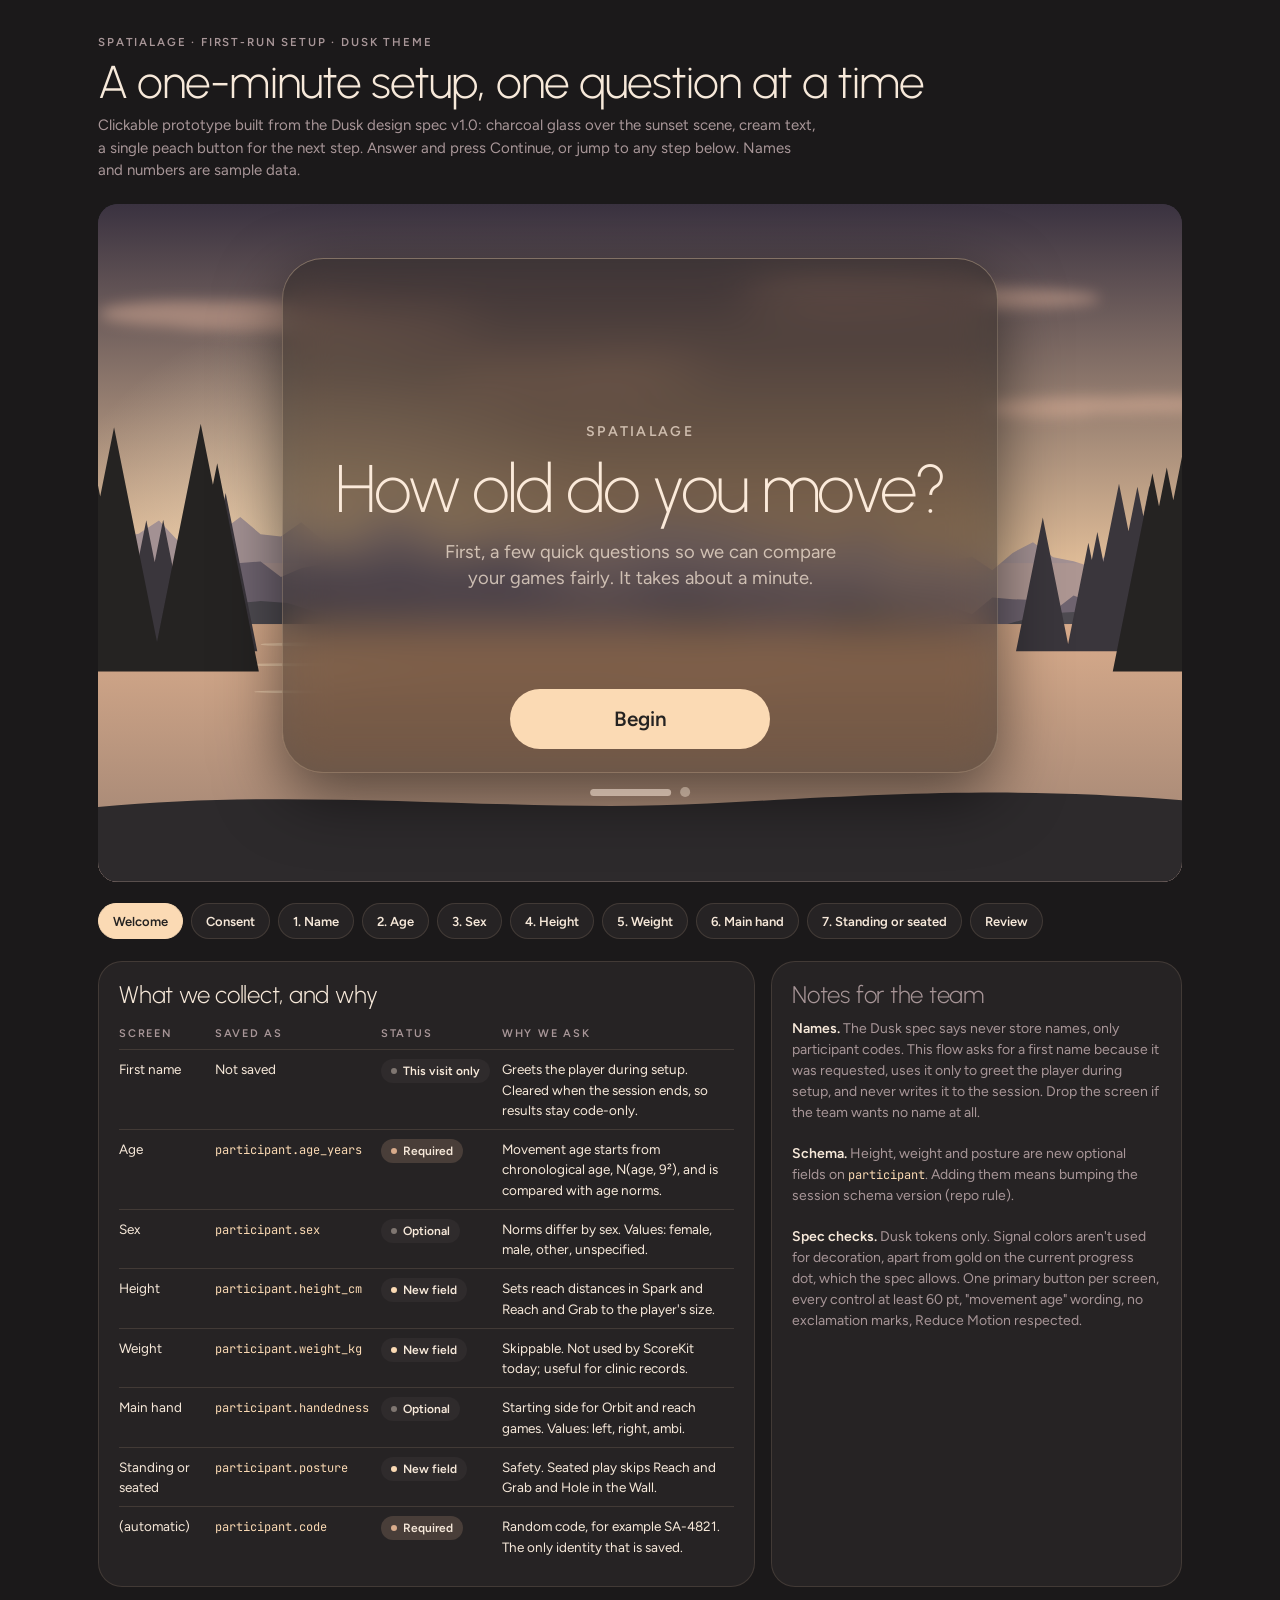
<file: docs/index.html>
<!doctype html>
<html lang="en">
<head>
<meta charset="utf-8">
<meta name="viewport" content="width=device-width, initial-scale=1, viewport-fit=cover">
<title>SpatialAge Onboarding</title>
<link rel="stylesheet" href="https://fonts.googleapis.com/css2?family=Urbanist:wght@200;300;400&family=Figtree:wght@400;500;600&family=JetBrains+Mono:wght@400;500&display=swap">
<style>
/* Layout: one charcoal glass window over the Dusk sunset scene, one question per screen; step rail and data spec below. All tokens from SpatialAge Dusk design spec v1.0. */
:root{
  --bg:#1B191A; --surface:#262324; --surface2:#2F2B2C; --fg:#F7E9DA; --mute:#A89698; --line:rgba(251,218,180,.13);
  --accent:#FBDAB4; --accentStrong:#D8AB8B; --onAccent:#252322; --accentSoft:rgba(216,171,139,.20); --accentGlow:rgba(251,218,180,.45); --warn:#FF9A62;
  --glass:rgba(37,35,34,.52); --glassStrong:rgba(37,35,34,.80); --glassEdge:rgba(251,218,180,.22); --glassHi:rgba(251,218,180,.18); --glassInk:#FBEADA;
  --chip:rgba(251,218,180,.09); --chipStrong:rgba(251,218,180,.20); --gaze:rgba(251,218,180,.22); --shadow:rgba(0,0,0,.55);
  --go:#2F6BFF; --nogo:#FF7A3D; --gold:#FFC83D; --teal:#14B8A6;
  --display:"Urbanist",-apple-system,"SF Pro Rounded",system-ui,sans-serif; --body:"Figtree",-apple-system,"SF Pro Text",system-ui,sans-serif; --mono:"JetBrains Mono",ui-monospace,Menlo,monospace;
  --spring:cubic-bezier(.3,1.15,.5,1);
  color-scheme:dark;
}
*{box-sizing:border-box}
body{background:var(--bg);color:var(--fg);font:15px/1.5 var(--body)}
.wrap{max-width:1120px;margin:0 auto;padding-inline:18px;padding-block:28px 64px;display:grid;gap:22px}
header{display:grid;gap:8px}
.lab{font:600 11.5px/1.2 var(--body);letter-spacing:.16em;text-transform:uppercase;color:var(--mute)}
h1{font:300 clamp(30px,4.6vw,46px)/1.05 var(--display);letter-spacing:-.02em;margin:0;text-wrap:balance}
header p{max-width:72ch;color:var(--mute);margin:0}

.scene{--u:1cqw;position:relative;container-type:inline-size;aspect-ratio:16/10;border-radius:20px;overflow:hidden;overflow:clip;background:#3A3240}
.scene>svg.bg{position:absolute;inset:0;width:100%;height:100%;display:block}
.stage{position:absolute;left:17%;right:17%;top:8%;bottom:16%}
.win{position:absolute;inset:0;border-radius:calc(var(--u)*3.8);background:var(--glass);-webkit-backdrop-filter:blur(calc(var(--u)*2)) saturate(1.5);backdrop-filter:blur(calc(var(--u)*2)) saturate(1.5);
  color:var(--glassInk);display:flex;flex-direction:column;padding:calc(var(--u)*1.8) calc(var(--u)*2.4) calc(var(--u)*2.2);font-family:var(--body);
  box-shadow:inset 0 0 0 1px var(--glassEdge),inset 0 1px 0 var(--glassHi),0 calc(var(--u)*2) calc(var(--u)*6) var(--shadow)}
.grab{position:absolute;top:calc(100% + var(--u)*1.3);left:50%;transform:translateX(-50%);display:flex;gap:calc(var(--u)*.8);align-items:center}
.grab i{display:block;width:calc(var(--u)*7.5);height:calc(var(--u)*.65);border-radius:1em;background:rgba(251,234,218,.55)}
.grab b{display:block;width:calc(var(--u)*.9);height:calc(var(--u)*.9);border-radius:50%;background:rgba(251,234,218,.4)}
.top{display:grid;grid-template-columns:calc(var(--u)*5.4) 1fr calc(var(--u)*5.4);align-items:center}
.icon{width:calc(var(--u)*5.4);height:calc(var(--u)*5.4);border-radius:50%;border:0;background:var(--chip);color:var(--glassInk);display:grid;place-items:center;cursor:pointer;transition:transform .25s var(--spring),background .2s}
.icon svg{width:calc(var(--u)*2.3);height:calc(var(--u)*2.3)}
.icon:hover{background:var(--chipStrong);transform:scale(1.035)}
.icon:disabled{opacity:0;pointer-events:none}
.dots{display:flex;justify-content:center;gap:calc(var(--u)*.8)}
.dots i{width:calc(var(--u)*.85);height:calc(var(--u)*.85);border-radius:50%;background:var(--chipStrong);transition:background .25s}
.dots i.done{background:rgba(251,234,218,.75)}
.dots i.now{background:var(--gold)}
.count{font:400 calc(var(--u)*1.3) var(--mono);color:rgba(251,234,218,.6);text-align:right;font-variant-numeric:tabular-nums}
.body{flex:1;display:flex;flex-direction:column;align-items:center;justify-content:center;text-align:center;gap:calc(var(--u)*1.4);min-height:0}
.eyebrow{font:600 calc(var(--u)*1.3)/1 var(--body);letter-spacing:.16em;text-transform:uppercase;color:rgba(251,234,218,.7)}
.q{font:300 calc(var(--u)*4.2)/1.05 var(--display);letter-spacing:-.02em;margin:0;text-wrap:balance}
.q.hero{font-size:calc(var(--u)*6.2);font-weight:200;letter-spacing:-.04em}
.why{font-size:calc(var(--u)*1.7);color:rgba(251,234,218,.72);max-width:64%;margin:0;line-height:1.4}
.foot{display:flex;flex-direction:column;align-items:center;gap:calc(var(--u)*.6);padding-top:calc(var(--u)*.8)}
.btn{font:600 calc(var(--u)*1.9)/1 var(--body);border-radius:999px;padding:0 calc(var(--u)*4);height:calc(var(--u)*5.6);min-width:calc(var(--u)*24);cursor:pointer;transition:transform .25s var(--spring),box-shadow .25s,opacity .2s}
.btn.p{background:var(--accent);color:var(--onAccent);border:0}
.btn.p:hover:not(:disabled){transform:scale(1.035);box-shadow:0 0 calc(var(--u)*3) var(--accentGlow)}
.btn:active:not(:disabled){transform:scale(.95)}
.btn:disabled{opacity:.35;cursor:not-allowed}
.tert{border:0;background:none;color:var(--glassInk);opacity:.72;font:500 calc(var(--u)*1.55) var(--body);height:calc(var(--u)*4.2);padding:0 calc(var(--u)*2);cursor:pointer;border-radius:999px}
.tert:hover{opacity:1;background:var(--chip)}
button:focus-visible,input:focus-visible{outline:2px solid var(--accentStrong);outline-offset:3px}
.anim-f{animation:inF .3s var(--spring)} .anim-b{animation:inB .3s var(--spring)}
@keyframes inF{from{opacity:0;transform:translateX(3%)}to{opacity:1;transform:none}}
@keyframes inB{from{opacity:0;transform:translateX(-3%)}to{opacity:1;transform:none}}
@media (prefers-reduced-motion:reduce){.anim-f,.anim-b{animation:none}*{transition:none!important}}

.field{width:56%;font:300 calc(var(--u)*3.4)/1.1 var(--display);text-align:center;color:var(--glassInk);background:var(--chip);border:1px solid var(--glassEdge);border-radius:999px;height:calc(var(--u)*7);padding:0 calc(var(--u)*2.4)}
.field::placeholder{color:rgba(251,234,218,.4)}
.field:focus{outline:none;border-color:var(--accentStrong);background:var(--chipStrong)}
.hint{font-size:calc(var(--u)*1.4);color:rgba(251,234,218,.6)}
.step{display:flex;align-items:center;gap:calc(var(--u)*3)}
.round{width:calc(var(--u)*6.4);height:calc(var(--u)*6.4);border-radius:50%;border:1px solid var(--glassEdge);background:var(--chip);color:var(--glassInk);font:300 calc(var(--u)*3.4)/1 var(--display);cursor:pointer;display:grid;place-items:center;transition:transform .25s var(--spring),background .2s}
.round:hover{transform:scale(1.035);background:var(--chipStrong)}
.round:active{transform:scale(.95)}
.val{font:200 calc(var(--u)*10.5)/.9 var(--display);letter-spacing:-.04em;min-width:calc(var(--u)*24);font-variant-numeric:tabular-nums}
.val small{font:600 calc(var(--u)*1.3) var(--body);letter-spacing:.16em;color:rgba(251,234,218,.7);margin-left:.5em;vertical-align:.9em}
.seg{display:inline-flex;background:var(--chip);border-radius:999px;padding:calc(var(--u)*.4)}
.seg button{border:0;background:transparent;color:rgba(251,234,218,.72);font:600 calc(var(--u)*1.45) var(--body);height:calc(var(--u)*4.4);padding:0 calc(var(--u)*2.4);border-radius:999px;cursor:pointer}
.seg button.on{background:var(--chipStrong);color:var(--glassInk)}
input[type=range]{-webkit-appearance:none;appearance:none;width:50%;height:calc(var(--u)*3.4);background:transparent;cursor:pointer}
input[type=range]::-webkit-slider-runnable-track{height:6px;border-radius:6px;background:linear-gradient(var(--accentStrong),var(--accentStrong)) 0/var(--p,50%) 100% no-repeat,var(--chipStrong)}
input[type=range]::-moz-range-track{height:6px;border-radius:6px;background:var(--chipStrong)}
input[type=range]::-moz-range-progress{height:6px;border-radius:6px;background:var(--accentStrong)}
input[type=range]::-webkit-slider-thumb{-webkit-appearance:none;width:calc(var(--u)*2.6);height:calc(var(--u)*2.6);border-radius:50%;background:var(--glassInk);margin-top:calc(3px - var(--u)*1.3);border:0}
input[type=range]::-moz-range-thumb{width:calc(var(--u)*2.6);height:calc(var(--u)*2.6);border-radius:50%;background:var(--glassInk);border:0}
.opts{display:grid;gap:calc(var(--u)*1.4);width:70%}
.opts.c2{grid-template-columns:1fr 1fr}.opts.c3{grid-template-columns:repeat(3,1fr)}
.opt{position:relative;display:flex;flex-direction:column;align-items:center;justify-content:center;gap:calc(var(--u)*.6);min-height:calc(var(--u)*7.2);padding:calc(var(--u)*1.4);border-radius:calc(var(--u)*2.6);
  background:var(--chip);border:1px solid transparent;color:var(--glassInk);font:500 calc(var(--u)*2)/1.15 var(--body);cursor:pointer;transition:transform .25s var(--spring),background .2s,border-color .2s}
.opt small{font-weight:400;font-size:calc(var(--u)*1.35);color:rgba(251,234,218,.65)}
.opt svg{width:calc(var(--u)*4);height:calc(var(--u)*4)}
.opt .pair{display:flex}.opt .pair svg{width:calc(var(--u)*3);height:calc(var(--u)*4)}
.opt:hover{transform:scale(1.035);background:var(--chipStrong)}
.opt.on{background:var(--chipStrong);border-color:var(--accentStrong)}
.opt.on::after{content:"";position:absolute;top:calc(var(--u)*1);right:calc(var(--u)*1);width:calc(var(--u)*2.2);height:calc(var(--u)*2.2);border-radius:50%;
  background:var(--accent) url("data:image/svg+xml,%3Csvg xmlns='http://www.w3.org/2000/svg' viewBox='0 0 24 24'%3E%3Cpath d='M6 12.5l4 4 8-9' fill='none' stroke='%23252322' stroke-width='3' stroke-linecap='round' stroke-linejoin='round'/%3E%3C/svg%3E") center/68% no-repeat}
.list{width:76%;display:grid;text-align:left;font-size:calc(var(--u)*1.7)}
.list div{display:grid;grid-template-columns:calc(var(--u)*3.6) 1fr;gap:calc(var(--u)*1);align-items:center;padding:calc(var(--u)*1.05) 0;border-top:1px solid var(--line);line-height:1.35}
.list div:first-child{border-top:0}
.list b{width:calc(var(--u)*2.7);height:calc(var(--u)*2.7);border-radius:50%;background:var(--chipStrong);display:grid;place-items:center;font:500 calc(var(--u)*1.3) var(--mono)}
.rev{width:82%;display:grid;grid-template-columns:1fr 1fr;gap:0 calc(var(--u)*3);text-align:left}
.rev div{display:flex;justify-content:space-between;align-items:center;min-height:calc(var(--u)*4.6);border-top:1px solid var(--line);font-size:calc(var(--u)*1.65)}
.rev span{color:rgba(251,234,218,.65)}
.rev strong{font-weight:500;display:flex;gap:calc(var(--u)*.6);align-items:center;font-variant-numeric:tabular-nums}
.rev button{border:0;background:none;color:var(--accent);opacity:.85;font:600 calc(var(--u)*1.4) var(--body);cursor:pointer;height:calc(var(--u)*4.2);padding:0 calc(var(--u)*1);border-radius:999px}
.rev button:hover{opacity:1;background:var(--chip)}
.rev .code{font:500 calc(var(--u)*1.45) var(--mono);letter-spacing:.06em;color:var(--glassInk);background:var(--chip);border:1px solid var(--glassEdge);padding:calc(var(--u)*.5) calc(var(--u)*1.3);border-radius:999px}
.toast{position:absolute;left:50%;top:3%;transform:translateX(-50%);background:var(--glassStrong);color:var(--glassInk);font:500 calc(var(--u)*1.5) var(--body);padding:calc(var(--u)*1.1) calc(var(--u)*2.4);border-radius:999px;box-shadow:inset 0 0 0 1px var(--glassEdge);-webkit-backdrop-filter:blur(14px);backdrop-filter:blur(14px)}

@media (max-width:700px){
  .scene{--u:1.95cqw;aspect-ratio:3/5}
  .stage{left:4%;right:4%;top:5%;bottom:10%}
  .why{max-width:92%}.field{width:88%}.opts{width:96%}.list,.rev{width:100%}.rev{grid-template-columns:1fr}
}

.rail{display:flex;flex-wrap:wrap;gap:8px}
.rail button{font:600 13px var(--body);color:var(--fg);background:var(--surface);border:1px solid var(--line);border-radius:99px;height:36px;padding:0 14px;cursor:pointer}
.rail button.on{background:var(--accent);border-color:var(--accent);color:var(--onAccent)}
.cols{display:grid;grid-template-columns:1.6fr 1fr;gap:16px}
@media (max-width:860px){.cols{grid-template-columns:1fr}}
.card{background:var(--surface);border:1px solid var(--line);border-radius:24px;padding:20px;min-width:0;display:grid;gap:10px;align-content:start}
.card h2{font:300 24px/1.1 var(--display);letter-spacing:-.01em;margin:0}
.tbl{overflow-x:auto}
table{border-collapse:collapse;width:100%;min-width:560px;font-size:13.5px}
th,td{text-align:left;padding:9px 12px 9px 0;border-top:1px solid var(--line);vertical-align:top}
thead th{border-top:0;color:var(--mute);font:600 11px var(--body);letter-spacing:.16em;text-transform:uppercase}
td code,.note code{font:12px var(--mono);color:var(--accent);white-space:nowrap}
.tag{display:inline-flex;align-items:center;gap:6px;font-size:12px;font-weight:600;padding:3px 10px;border-radius:99px;background:var(--surface2);white-space:nowrap}
.tag::before{content:"";width:6px;height:6px;border-radius:50%;background:rgba(247,233,218,.4)}
.t-req{background:var(--accentSoft)}.t-req::before{background:var(--accentStrong)}
.t-new::before{background:var(--accent)}
.note{font-size:14px;color:var(--mute)}
.note p{margin:0 0 10px}
.note b{color:var(--fg);font-weight:600}
</style>
</head>
<body>

<div class="wrap">
  <header>
    <span class="lab">SpatialAge · First-run setup · Dusk theme</span>
    <h1>A one-minute setup, one question at a time</h1>
    <p>Clickable prototype built from the Dusk design spec v1.0: charcoal glass over the sunset scene, cream text, a single peach button for the next step. Answer and press Continue, or jump to any step below. Names and numbers are sample data.</p>
  </header>

  <div class="scene" id="scene" aria-label="Vision Pro onboarding prototype">
    <div class="stage">
      <div class="win">
        <div class="top"><button class="icon" id="back" type="button" aria-label="Back"><svg viewBox="0 0 24 24"><path d="M15 5l-7 7 7 7" fill="none" stroke="currentColor" stroke-width="2.2" stroke-linecap="round" stroke-linejoin="round"/></svg></button><div class="dots" id="dots"></div><span class="count" id="count"></span></div>
        <div class="body" id="body"></div>
        <div class="foot" id="foot"></div>
      </div>
      <div class="grab"><i></i><b></b></div>
    </div>
  </div>

  <nav class="rail" id="rail" aria-label="Jump to step"></nav>

  <div class="cols">
    <div class="card"><h2>What we collect, and why</h2>
      <div class="tbl"><table>
        <thead><tr><th>Screen</th><th>Saved as</th><th>Status</th><th>Why we ask</th></tr></thead>
        <tbody>
          <tr><td>First name</td><td>Not saved</td><td><span class="tag">This visit only</span></td><td>Greets the player during setup. Cleared when the session ends, so results stay code-only.</td></tr>
          <tr><td>Age</td><td><code>participant.age_years</code></td><td><span class="tag t-req">Required</span></td><td>Movement age starts from chronological age, N(age, 9²), and is compared with age norms.</td></tr>
          <tr><td>Sex</td><td><code>participant.sex</code></td><td><span class="tag">Optional</span></td><td>Norms differ by sex. Values: female, male, other, unspecified.</td></tr>
          <tr><td>Height</td><td><code>participant.height_cm</code></td><td><span class="tag t-new">New field</span></td><td>Sets reach distances in Spark and Reach and Grab to the player's size.</td></tr>
          <tr><td>Weight</td><td><code>participant.weight_kg</code></td><td><span class="tag t-new">New field</span></td><td>Skippable. Not used by ScoreKit today; useful for clinic records.</td></tr>
          <tr><td>Main hand</td><td><code>participant.handedness</code></td><td><span class="tag">Optional</span></td><td>Starting side for Orbit and reach games. Values: left, right, ambi.</td></tr>
          <tr><td>Standing or seated</td><td><code>participant.posture</code></td><td><span class="tag t-new">New field</span></td><td>Safety. Seated play skips Reach and Grab and Hole in the Wall.</td></tr>
          <tr><td>(automatic)</td><td><code>participant.code</code></td><td><span class="tag t-req">Required</span></td><td>Random code, for example SA-4821. The only identity that is saved.</td></tr>
        </tbody>
      </table></div>
    </div>
    <div class="card note"><h2>Notes for the team</h2>
      <p><b>Names.</b> The Dusk spec says never store names, only participant codes. This flow asks for a first name because it was requested, uses it only to greet the player during setup, and never writes it to the session. Drop the screen if the team wants no name at all.</p>
      <p><b>Schema.</b> Height, weight and posture are new optional fields on <code>participant</code>. Adding them means bumping the session schema version (repo rule).</p>
      <p><b>Spec checks.</b> Dusk tokens only. Signal colors aren't used for decoration, apart from gold on the current progress dot, which the spec allows. One primary button per screen, every control at least 60 pt, "movement age" wording, no exclamation marks, Reduce Motion respected.</p>
    </div>
  </div>
</div>

<script>
(function(){
  function rng(s){return()=>{s=(s*16807)%2147483647;return(s-1)/2147483646}}
  function ridge(r,y0,amp,step,W,H){let y=y0,d=`M0,${H} L0,${y0}`;for(let x=0;x<=W+step;x+=step){y+=(r()-.5)*amp;y+=(y0-y)*.2;d+=` L${x},${y.toFixed(1)}`}return d+` L${W},${H} Z`}
  function pines(r,base,n,hmin,hmax,x0,x1){let d="";for(let k=0;k<n;k++){const x=x0+r()*(x1-x0),h=hmin+r()*(hmax-hmin),w=h*.2;d+=`M${(x-w).toFixed(1)},${base} L${x.toFixed(1)},${(base-h).toFixed(1)} L${(x+w).toFixed(1)},${base} Z `}return d}
  function dusk(){const r=rng(31),W=1600,H=1000,hz=620;
    let clouds="";[[260,170,1.1],[700,250,.8],[1200,140,1],[1480,300,.7]].forEach(c=>{for(let k=0;k<4;k++)clouds+=`<ellipse cx="${c[0]+(k-1.5)*80*c[2]}" cy="${c[1]+(r()-.5)*16}" rx="${(110+r()*60)*c[2]}" ry="${(14+r()*8)*c[2]}"/>`});
    const tL=pines(r,hz+40,10,120,260,-40,260),tR=pines(r,hz+40,10,120,260,1340,1660),tL2=pines(r,hz+70,6,220,380,-60,180),tR2=pines(r,hz+70,6,220,380,1420,1660);
    return `<svg class="bg" viewBox="0 0 ${W} ${H}" preserveAspectRatio="xMidYMid slice" aria-hidden="true"><defs>
    <linearGradient id="dk" x1="0" y1="0" x2="0" y2="${hz}" gradientUnits="userSpaceOnUse"><stop offset="0" stop-color="#3A3240"/><stop offset="1" stop-color="#FBD3A6"/></linearGradient>
    <radialGradient id="dh" cx="330" cy="${hz-40}" r="420" gradientUnits="userSpaceOnUse"><stop offset="0" stop-color="#FFE6C4" stop-opacity=".95"/><stop offset=".25" stop-color="#FFE6C4" stop-opacity=".45"/><stop offset="1" stop-color="#FFE6C4" stop-opacity="0"/></radialGradient>
    <linearGradient id="dl" x1="0" y1="${hz}" x2="0" y2="${H}" gradientUnits="userSpaceOnUse"><stop offset="0" stop-color="#D8AB8B"/><stop offset="1" stop-color="#D8AB8B" stop-opacity=".55"/></linearGradient>
    <filter id="db"><feGaussianBlur stdDeviation="10"/></filter></defs>
    <rect width="${W}" height="${H}" fill="url(#dk)"/><rect width="${W}" height="${hz+60}" fill="url(#dh)"/>
    <circle cx="330" cy="${hz-40}" r="34" fill="#FFE6C4"/>
    <g fill="#E9B9A0" opacity=".45" filter="url(#db)">${clouds}</g>
    <path d="${ridge(r,hz-120,70,30,W,H)}" fill="#A39193"/>
    <rect y="${hz-90}" width="${W}" height="90" fill="rgba(216,171,139,.18)"/>
    <path d="${ridge(r,hz-60,60,30,W,H)}" fill="#6F6470"/>
    <path d="${ridge(r,hz-10,30,40,W,H)}" fill="#4E4B51"/>
    <rect y="${hz}" width="${W}" height="${H-hz}" fill="url(#dl)"/>
    <g fill="#FFE6C4" opacity=".5"><ellipse cx="330" cy="${hz+30}" rx="90" ry="3"/><ellipse cx="350" cy="${hz+60}" rx="140" ry="2.5"/><ellipse cx="300" cy="${hz+100}" rx="70" ry="2"/><ellipse cx="900" cy="${hz+80}" rx="120" ry="1.5"/></g>
    <path d="${tL}" fill="#3A363C"/><path d="${tR}" fill="#3A363C"/><path d="${tL2}" fill="#252322"/><path d="${tR2}" fill="#252322"/>
    <path d="M0,${H} L0,890 C320,860 620,900 900,885 S1350,860 1600,880 L1600,${H}Z" fill="#2D2A2C"/></svg>`}
  document.getElementById("scene").insertAdjacentHTML("afterbegin",dusk());

  const S={name:"",age:62,sex:null,cm:168,hImp:true,kg:73,wImp:true,wSkip:false,hand:null,posture:null,code:"SA-4821"};
  const steps=["welcome","consent","name","age","sex","height","weight","hand","posture","review"];
  const labels=["Welcome","Consent","Name","Age","Sex","Height","Weight","Main hand","Standing or seated","Review"];
  let i=0,dir="f",fromReview=false;
  const $=id=>document.getElementById(id);
  const esc=t=>t.replace(/[&<>"]/g,c=>({"&":"&amp;","<":"&lt;",">":"&gt;",'"':"&quot;"}[c]));
  const inch=cm=>Math.round(cm/2.54), lbs=kg=>Math.round(kg*2.20462);
  const handSvg=flip=>`<svg viewBox="0 0 48 48" style="${flip?'transform:scaleX(-1)':''}"><path d="M17 44c-4-3-8-9-10-15-1-2 0-4 2-4s3 1 4 3l3 5V9a2.5 2.5 0 0 1 5 0v14V6a2.5 2.5 0 0 1 5 0v17V8a2.5 2.5 0 0 1 5 0v16-11a2.5 2.5 0 0 1 5 0v17c0 8-4 14-9 15Z" fill="none" stroke="currentColor" stroke-width="2" stroke-linejoin="round"/></svg>`;
  const opt=(k,v,label,sub,icon)=>`<button type="button" class="opt ${S[k]===v?'on':''}" data-pick="${k}" data-v="${v}" aria-pressed="${S[k]===v}">${icon||""}<span>${label}</span>${sub?`<small>${sub}</small>`:""}</button>`;
  const stepper=(k,valHtml,a,b)=>`<div class="step"><button type="button" class="round" data-step="${k}" data-d="-1" aria-label="${a}">−</button><div class="val" aria-live="polite">${valHtml}</div><button type="button" class="round" data-step="${k}" data-d="1" aria-label="${b}">+</button></div>`;
  const seg=(k,a,b)=>`<div class="seg" role="group" aria-label="Units"><button type="button" data-unit="${k}" data-v="1" class="${S[k]?'on':''}">${a}</button><button type="button" data-unit="${k}" data-v="0" class="${!S[k]?'on':''}">${b}</button></div>`;
  const hVal=()=>S.hImp?`${Math.floor(inch(S.cm)/12)}<small>FT</small> ${inch(S.cm)%12}<small>IN</small>`:`${Math.round(S.cm)}<small>CM</small>`;
  const wVal=()=>S.wImp?`${lbs(S.kg)}<small>LB</small>`:`${Math.round(S.kg)}<small>KG</small>`;
  const nm=()=>esc(S.name.trim());

  const V={
    welcome:()=>({html:`<span class="eyebrow">SpatialAge</span><h2 class="q hero">How old do you move?</h2><p class="why">First, a few quick questions so we can compare your games fairly. It takes about a minute.</p>`,p:"Begin",ok:true}),
    consent:()=>({html:`<span class="eyebrow">Before you start</span><h2 class="q">How your answers are used</h2><div class="list">
      <div><b>1</b><span>Your answers and movements are used only to estimate your movement age.</span></div>
      <div><b>2</b><span>Results are saved under a random code, never your name.</span></div>
      <div><b>3</b><span>Passthrough stays available. You can skip a game or stop at any time.</span></div></div>`,p:"I agree",ok:true}),
    name:()=>({html:`<span class="eyebrow">Your name</span><h2 class="q">What should we call you?</h2><input class="field" id="f-name" type="text" autocomplete="off" placeholder="First name" value="${esc(S.name)}" maxlength="24" aria-label="First name"><span class="hint">Look at the box and speak, or type.</span><p class="why">Used to greet you today. It isn't saved.</p>`,p:"Continue",ok:S.name.trim().length>0,focus:"f-name"}),
    age:()=>({html:`<span class="eyebrow">Age</span><h2 class="q">How old are you${S.name.trim()?", "+nm():""}?</h2>${stepper("age",`${S.age}<small>YRS</small>`,"Younger","Older")}<input type="range" id="r-age" min="18" max="100" value="${S.age}" style="--p:${(S.age-18)/82*100}%" aria-label="Age"><p class="why">Your movement age is compared with this.</p>`,p:"Continue",ok:true}),
    sex:()=>({html:`<span class="eyebrow">Sex</span><h2 class="q">What is your sex?</h2><div class="opts c2">${opt("sex","female","Female")}${opt("sex","male","Male")}${opt("sex","other","Other")}${opt("sex","unspecified","Prefer not to say")}</div><p class="why">Typical scores differ, so we compare you with the right group.</p>`,p:"Continue",ok:!!S.sex}),
    height:()=>({html:`<span class="eyebrow">Height</span><h2 class="q">How tall are you?</h2>${seg("hImp","ft / in","cm")}${stepper("cm",hVal(),"Shorter","Taller")}<p class="why">We place reach targets where your arms can get to them.</p>`,p:"Continue",ok:true}),
    weight:()=>({html:`<span class="eyebrow">Weight · optional</span><h2 class="q">What do you weigh?</h2>${seg("wImp","lb","kg")}${stepper("kg",wVal(),"Less","More")}<p class="why">Kept with your clinic record. Skip it if you'd rather not say.</p>`,p:"Continue",ok:true,t:"Skip this question"}),
    hand:()=>({html:`<span class="eyebrow">Main hand</span><h2 class="q">Which hand do you use most?</h2><div class="opts c3">${opt("hand","left","Left","",handSvg(true))}${opt("hand","ambi","Both","",`<span class="pair">${handSvg(true)}${handSvg(false)}</span>`)}${opt("hand","right","Right","",handSvg(false))}</div><p class="why">Reach games start on this side.</p>`,p:"Continue",ok:!!S.hand}),
    posture:()=>({html:`<span class="eyebrow">How you'll play</span><h2 class="q">Standing or seated?</h2><div class="opts c2">${opt("posture","standing","Standing","All eight games")}${opt("posture","seated","Seated","Six games, no balance games")}</div><p class="why">Choose seated if standing in place for six minutes is uncomfortable. You can change this later.</p>`,p:"Continue",ok:!!S.posture}),
    review:()=>{const sx={female:"Female",male:"Male",other:"Other",unspecified:"Not shared"}[S.sex]||"Not shared",hd={left:"Left",right:"Right",ambi:"Both"}[S.hand]||"Not shared";
      const row=(l,v,k)=>`<div><span>${l}</span><strong>${v}<button type="button" data-edit="${k}" aria-label="Edit ${l}">Edit</button></strong></div>`;
      const h=S.hImp?`${Math.floor(inch(S.cm)/12)}′ ${inch(S.cm)%12}″`:`${Math.round(S.cm)} cm`;
      const w=S.wSkip?"Skipped":(S.wImp?lbs(S.kg)+" lb":Math.round(S.kg)+" kg");
      return {html:`<span class="eyebrow">Review</span><h2 class="q">You're set${S.name.trim()?", "+nm():""}</h2><div class="rev">
      ${row("Age",S.age,"age")}${row("Sex",sx,"sex")}${row("Height",h,"height")}${row("Weight",w,"weight")}${row("Main hand",hd,"hand")}${row("Play",S.posture==="seated"?"Seated":"Standing","posture")}
      <div><span>Saved as</span><strong><span class="code">${S.code}</span></strong></div><div><span>Name</span><strong style="color:rgba(251,234,218,.65)">Not saved</strong></div></div>`,p:"Go to home",ok:true}}
  };

  function render(){
    const k=steps[i],v=V[k](),qn=i>=2&&i<=8;
    $("dots").innerHTML=qn?steps.slice(2,9).map((_,j)=>`<i class="${j+2<i?'done':j+2===i?'now':''}"></i>`).join(""):"";
    $("count").textContent=qn?`${i-1}/7`:"";
    const b=$("body");b.innerHTML=v.html;b.className="body"+(dir?" anim-"+dir:"");
    const label=fromReview&&k!=="review"?"Save":v.p;
    $("foot").innerHTML=`<button type="button" class="btn p" id="next" ${v.ok?"":"disabled"}>${label}</button>`+(v.t?`<button type="button" class="tert" id="tert">${v.t}</button>`:"");
    $("back").disabled=i===0;
    document.querySelectorAll("#rail button").forEach((x,j)=>x.classList.toggle("on",j===i));
    if(v.focus){const f=$(v.focus);f&&f.focus({preventScroll:true})}
  }
  function go(n,d){if(n<0||n>=steps.length)return;dir=d||(n>i?"f":"b");i=n;render()}
  function toast(t){const el=document.createElement("div");el.className="toast";el.textContent=t;$("scene").appendChild(el);setTimeout(()=>el.remove(),1800)}
  function next(){
    const k=steps[i];
    if(k==="review")return toast("Opening Home");
    if(k==="weight")S.wSkip=false;
    if(fromReview){fromReview=false;return go(9,"f")}
    go(i+1,"f");
  }
  const sc=$("scene");
  sc.addEventListener("scroll",()=>{sc.scrollTop=0;sc.scrollLeft=0});
  sc.addEventListener("click",e=>{
    const t=e.target.closest("button");if(!t)return;
    if(t.id==="next")return next();
    if(t.id==="tert"){S.wSkip=true;if(fromReview){fromReview=false;return go(9,"f")}return go(i+1,"f")}
    if(t.id==="back"){if(fromReview){fromReview=false;return go(9,"b")}return go(i-1,"b")}
    if(t.dataset.pick){S[t.dataset.pick]=t.dataset.v;dir="";return render()}
    if(t.dataset.unit){S[t.dataset.unit]=t.dataset.v==="1";dir="";return render()}
    if(t.dataset.step){const k=t.dataset.step,d=+t.dataset.d;
      if(k==="age")S.age=Math.min(100,Math.max(18,S.age+d));
      if(k==="cm")S.cm=S.hImp?Math.min(84,Math.max(48,inch(S.cm)+d))*2.54:Math.min(215,Math.max(120,Math.round(S.cm)+d));
      if(k==="kg"){S.kg=S.wImp?Math.min(450,Math.max(70,lbs(S.kg)+d))/2.20462:Math.min(200,Math.max(30,Math.round(S.kg)+d));S.wSkip=false}
      dir="";return render()}
    if(t.dataset.edit){fromReview=true;return go(steps.indexOf(t.dataset.edit),"b")}
  });
  sc.addEventListener("input",e=>{
    if(e.target.id==="f-name"){S.name=e.target.value;$("next").disabled=!S.name.trim()}
    if(e.target.id==="r-age"){S.age=+e.target.value;e.target.style.setProperty("--p",(S.age-18)/82*100+"%");e.target.closest(".body").querySelector(".val").innerHTML=S.age+"<small>YRS</small>"}
  });
  sc.addEventListener("keydown",e=>{if(e.key==="Enter"&&e.target.id==="f-name"&&S.name.trim()){e.preventDefault();next()}});
  $("rail").innerHTML=labels.map((l,j)=>`<button type="button">${j>=2&&j<=8?(j-1)+". ":""}${l}</button>`).join("");
  $("rail").addEventListener("click",e=>{const b=e.target.closest("button");if(!b)return;fromReview=false;go([...b.parentNode.children].indexOf(b))});
  render();
})();
</script>
</body>
</html>
</file>
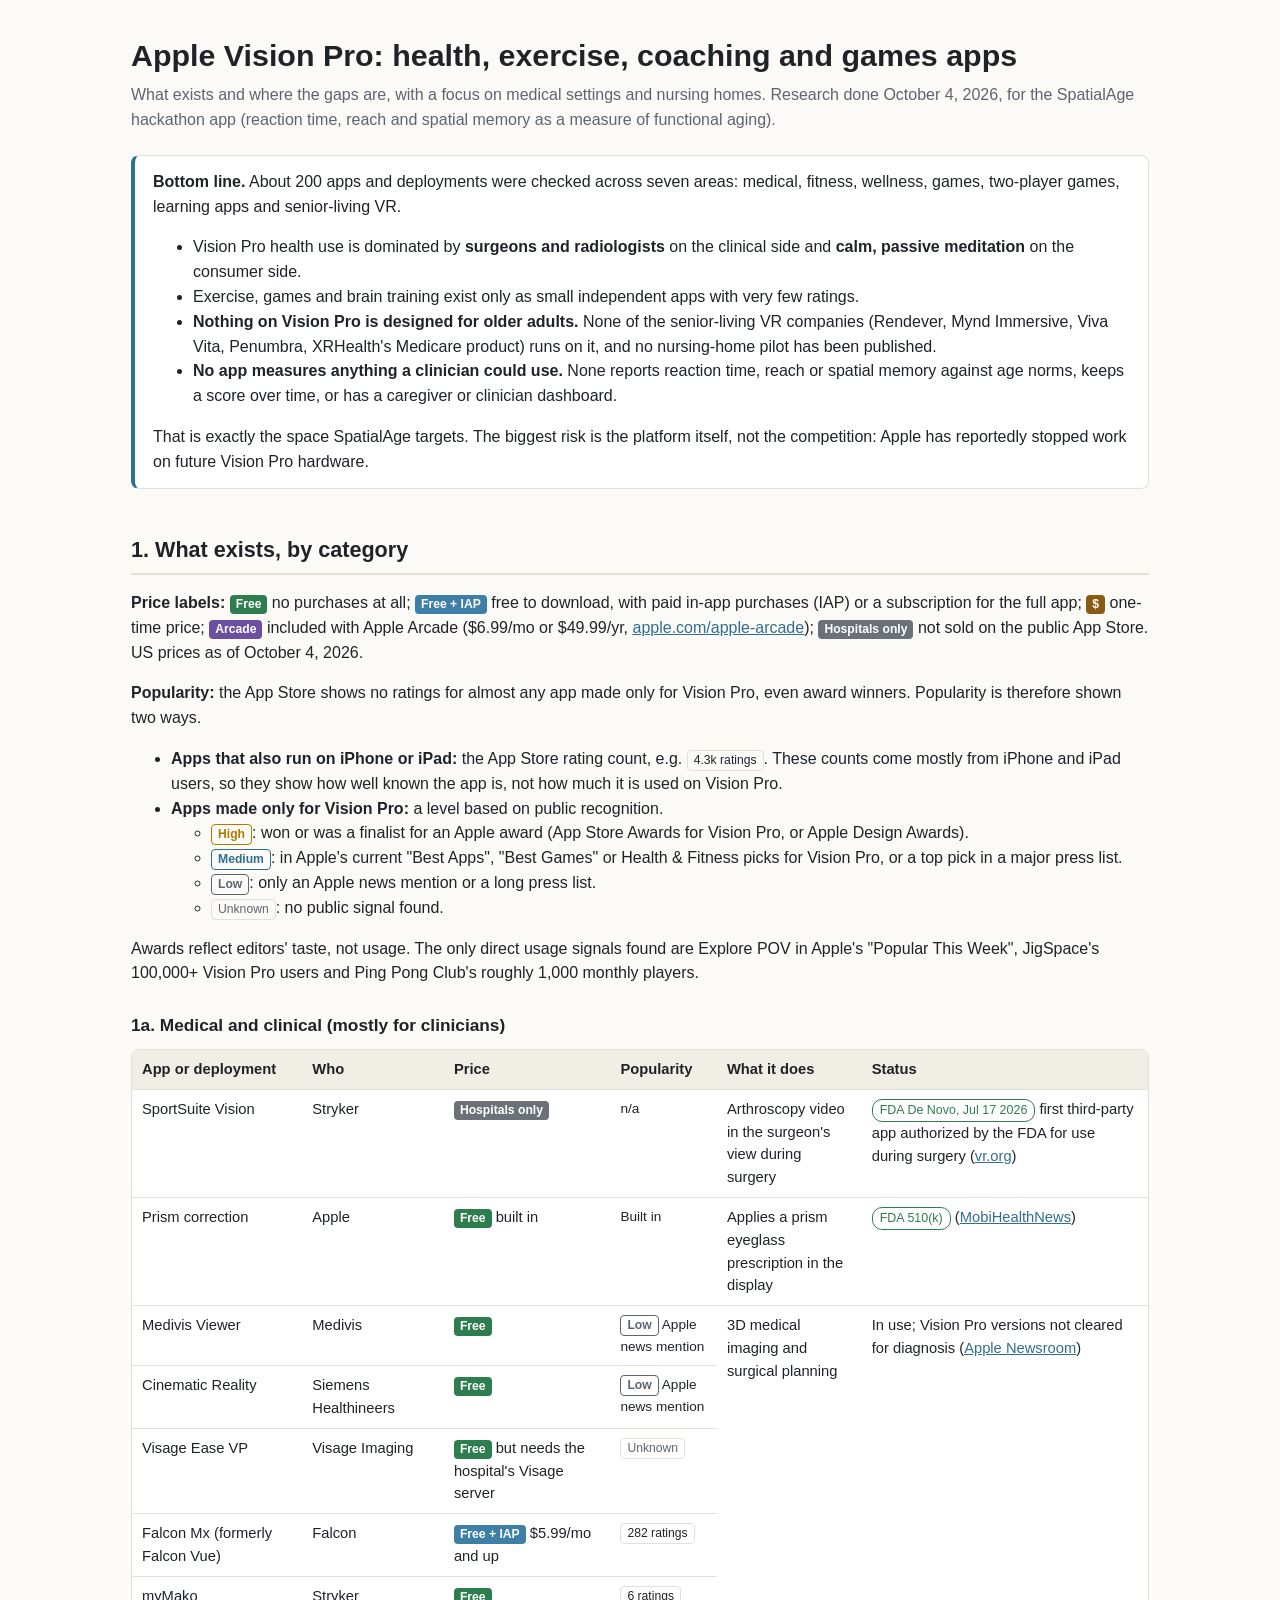
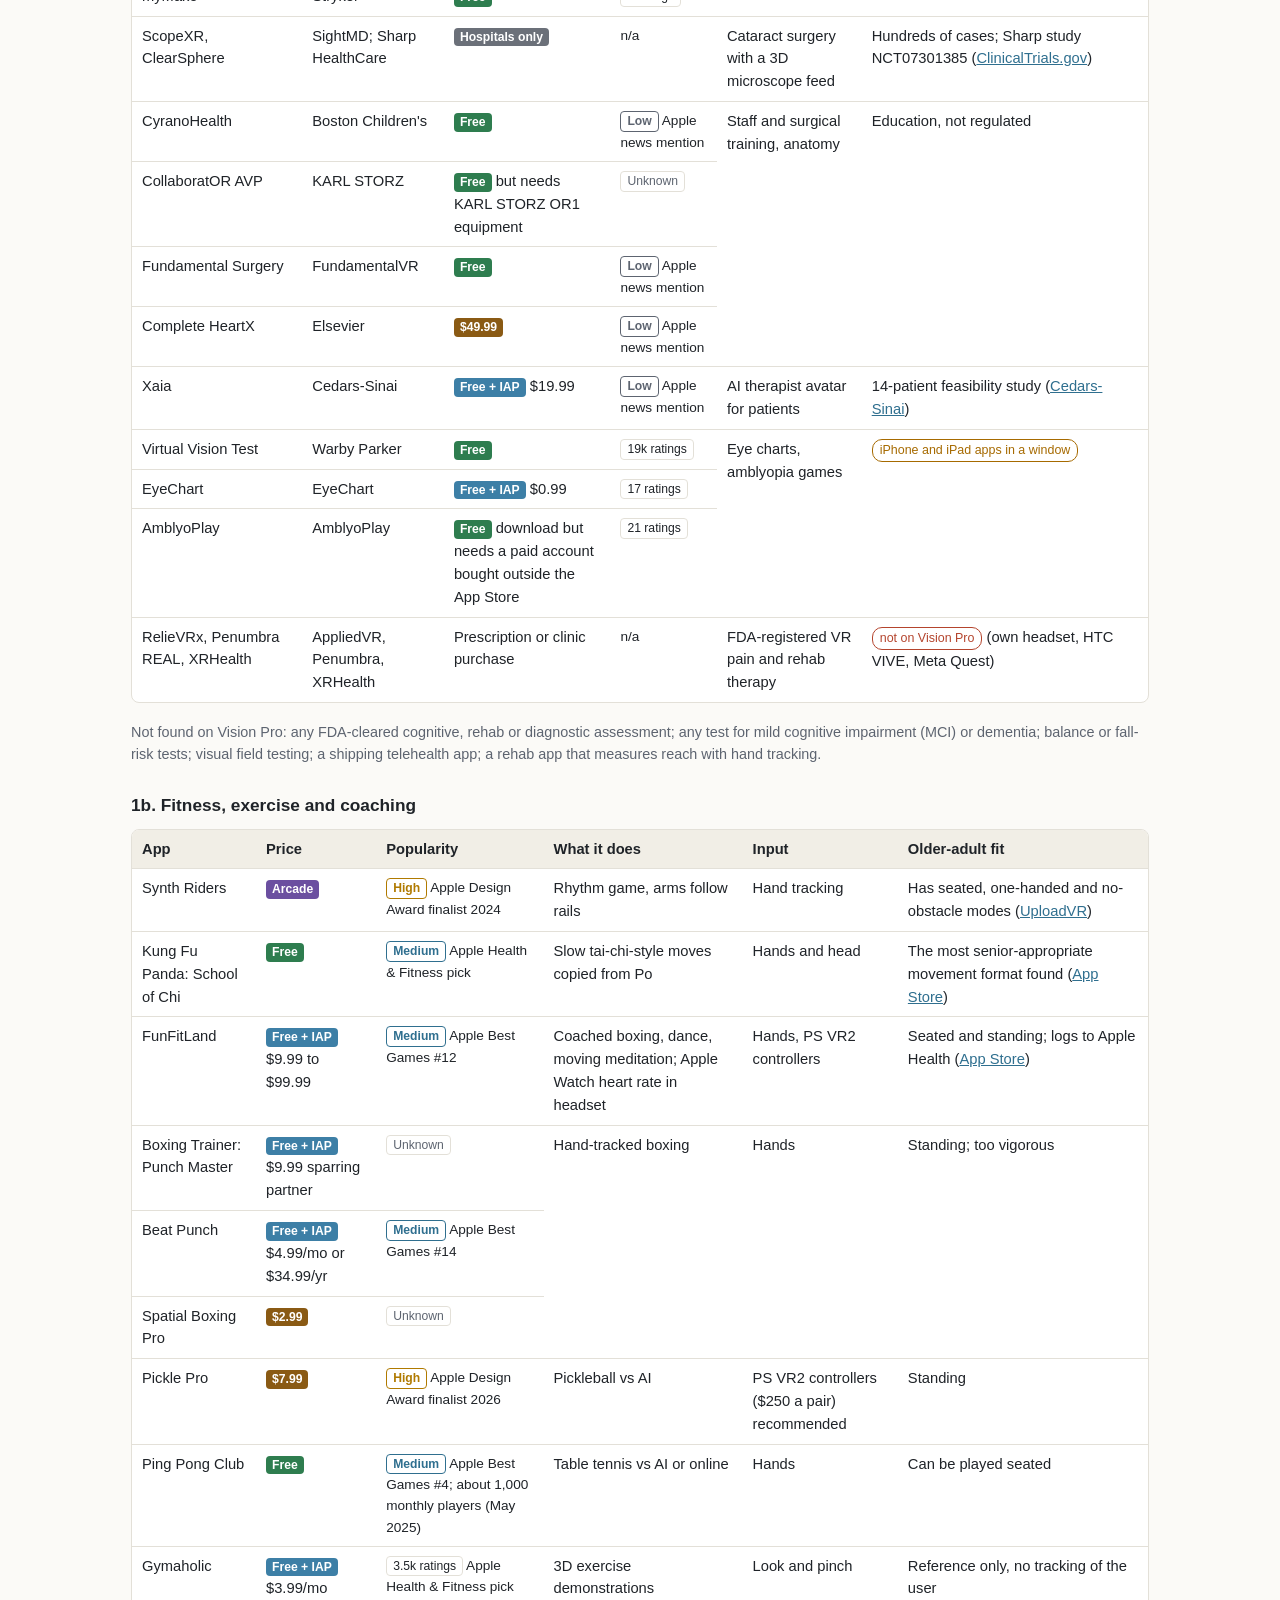
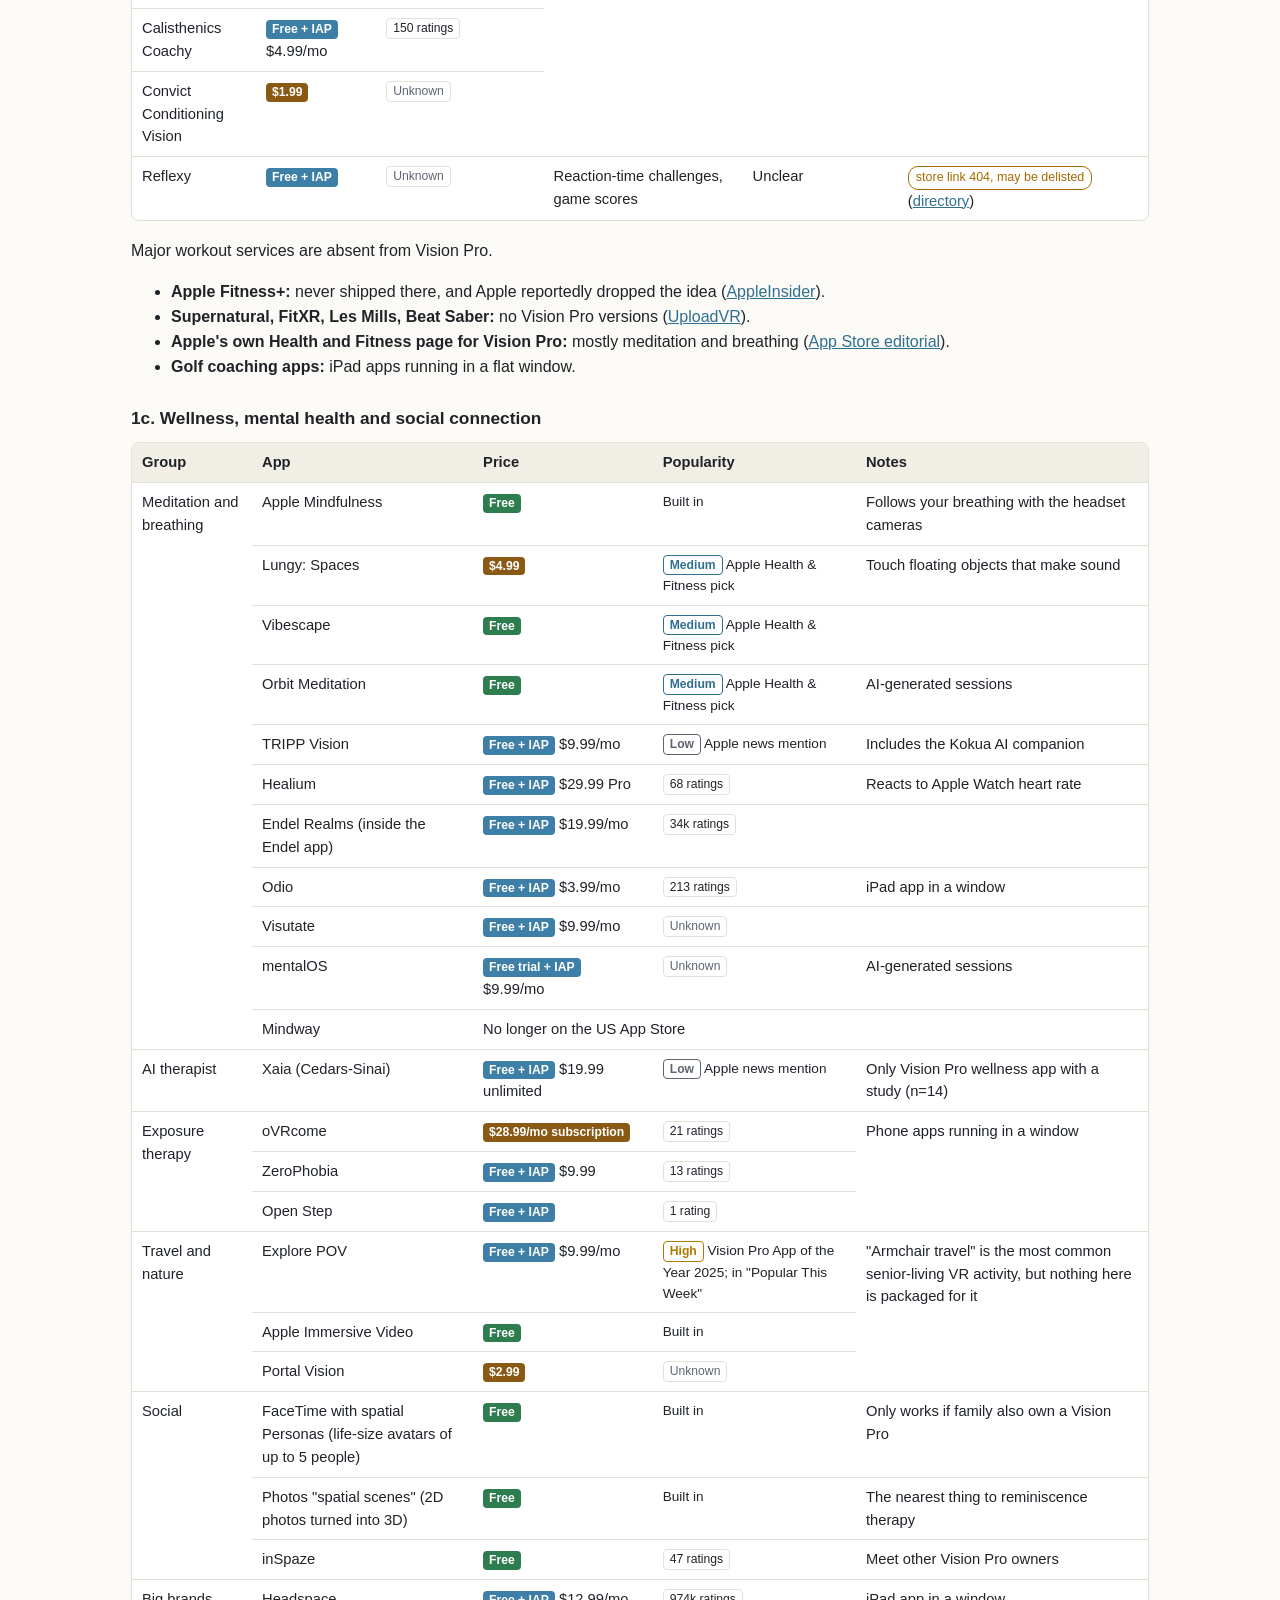
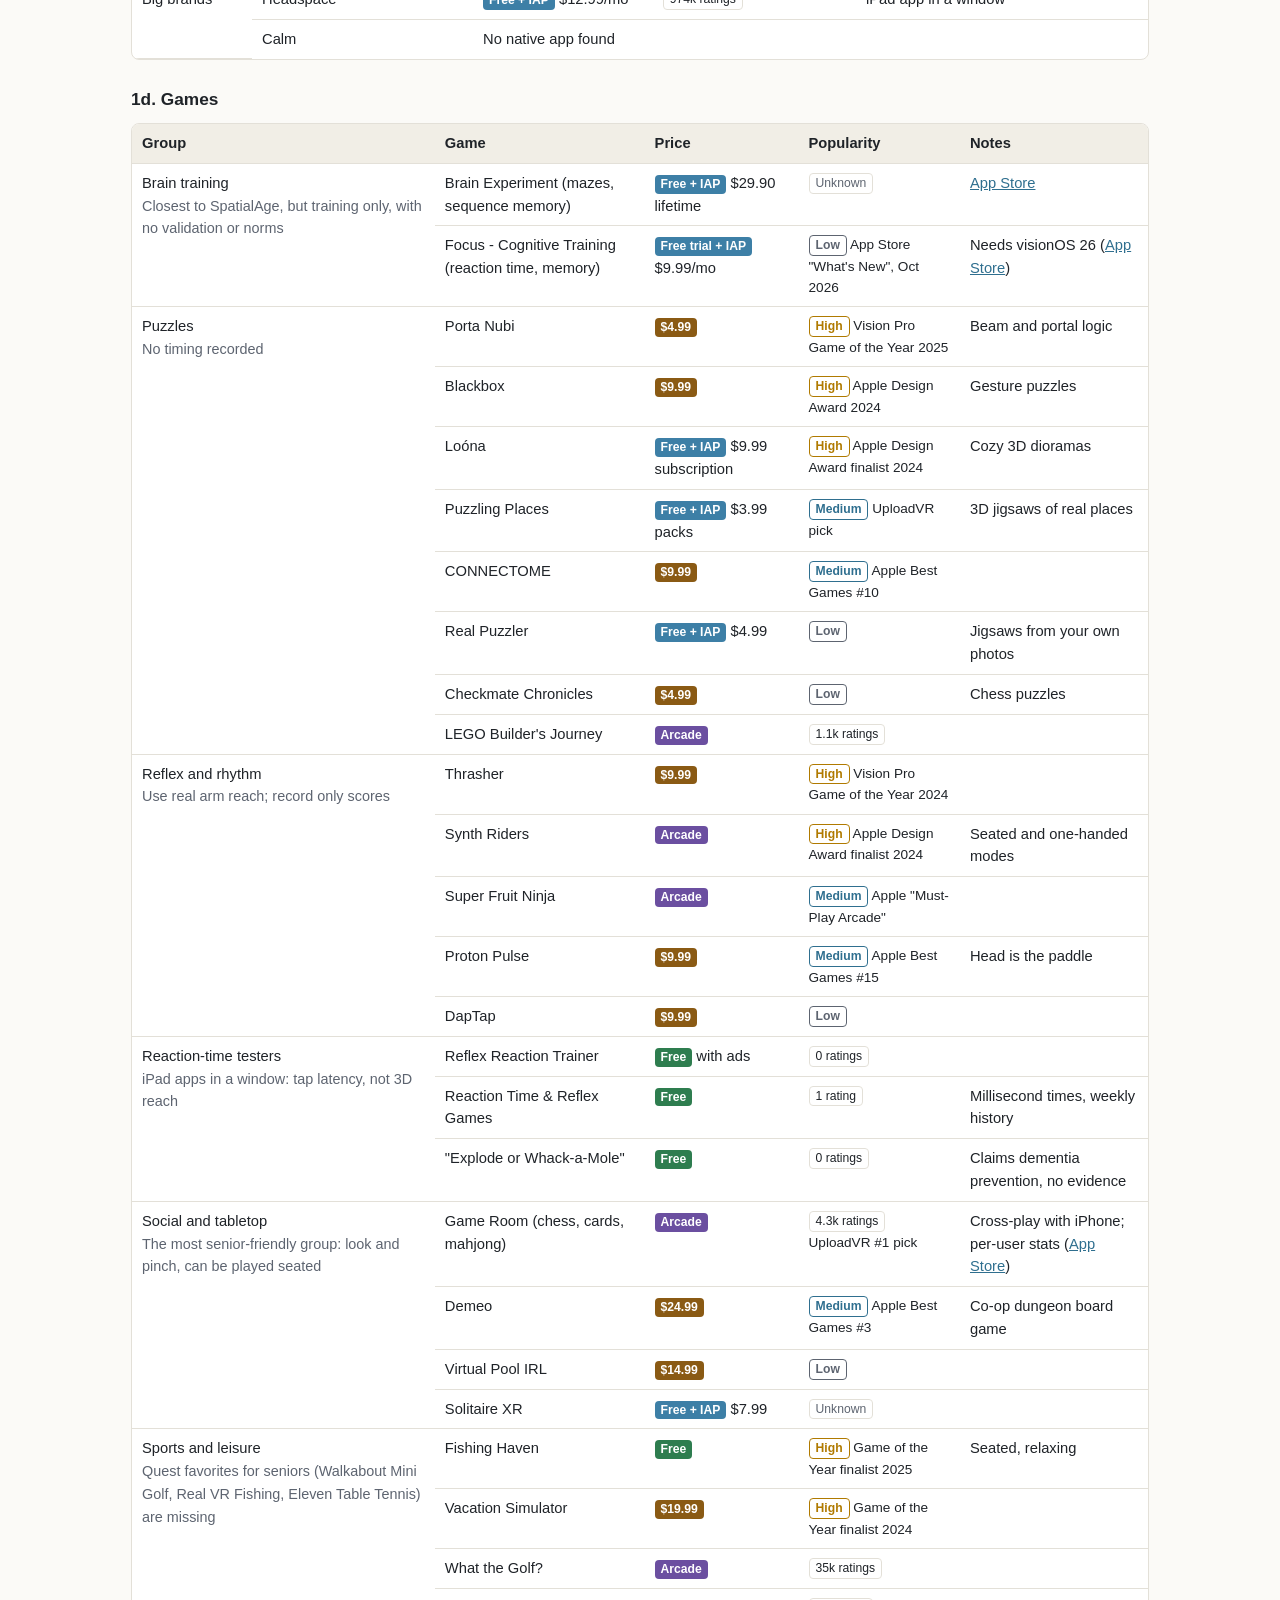
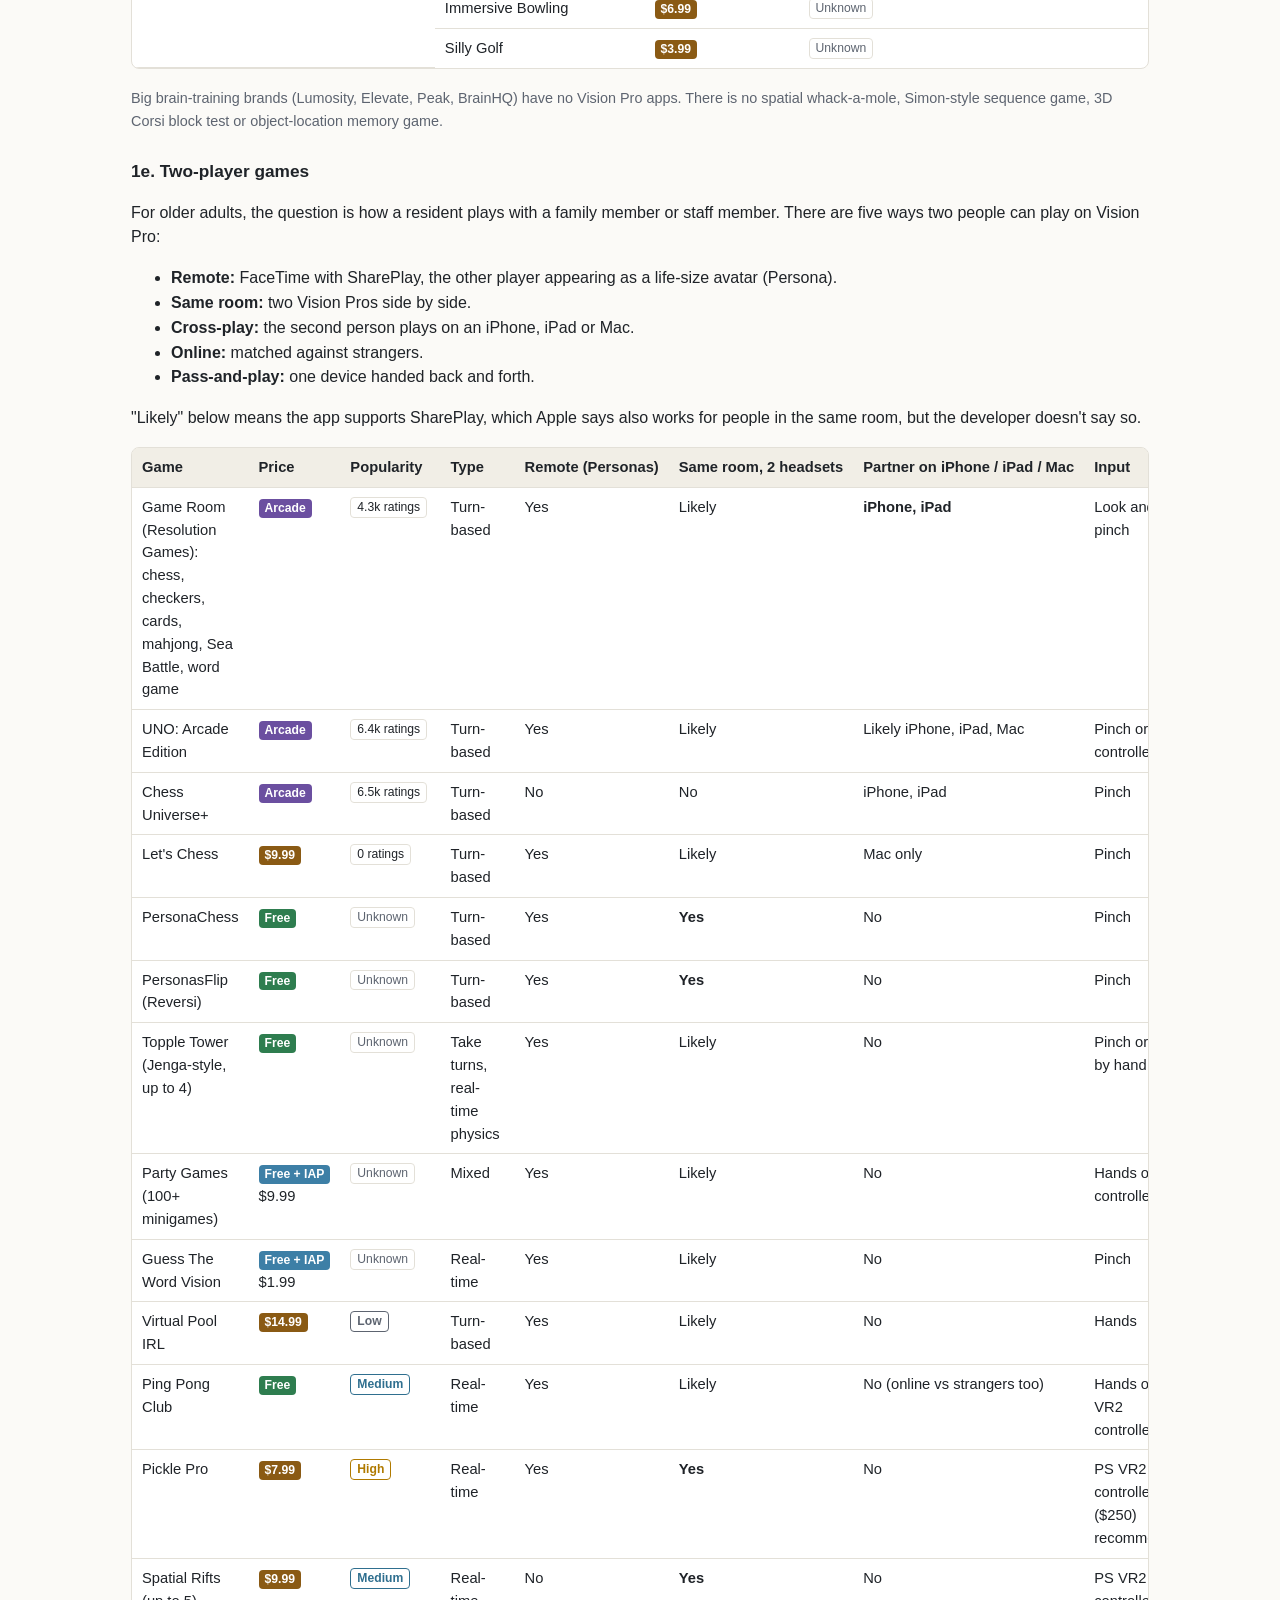
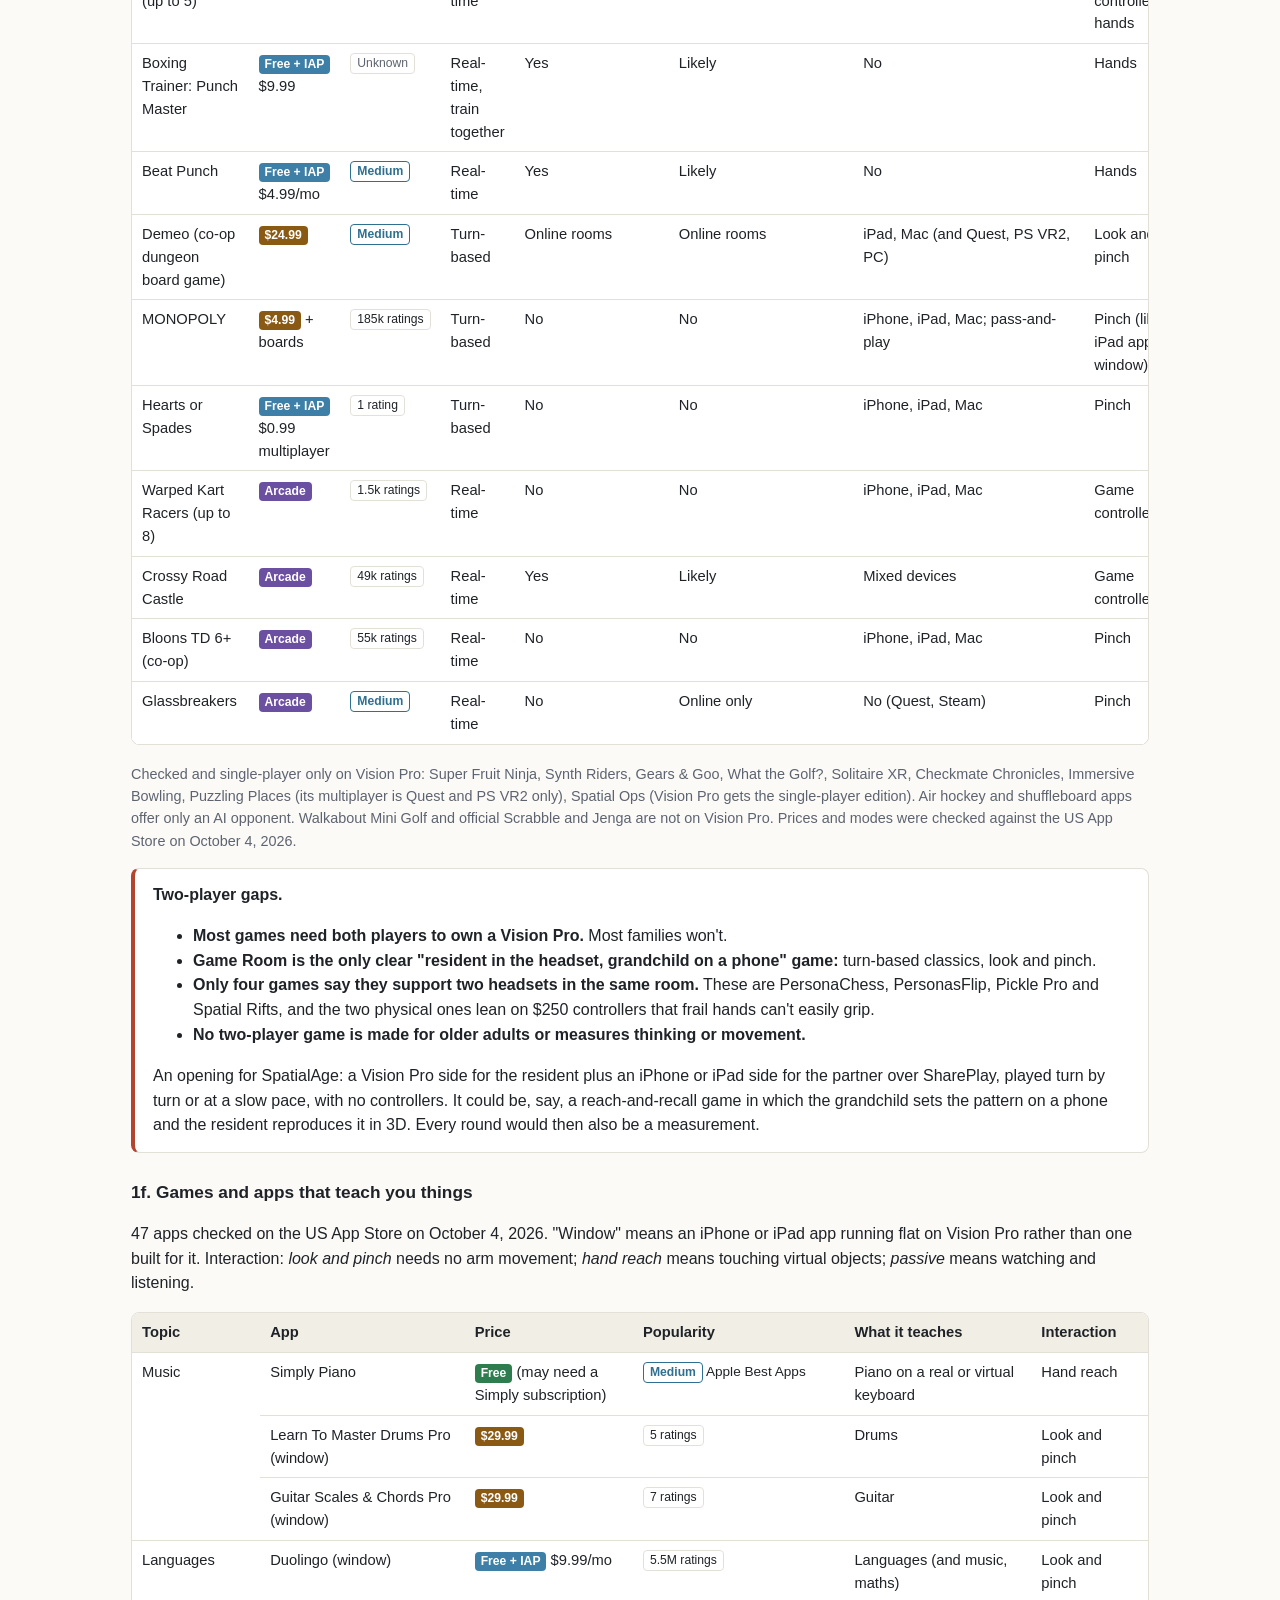
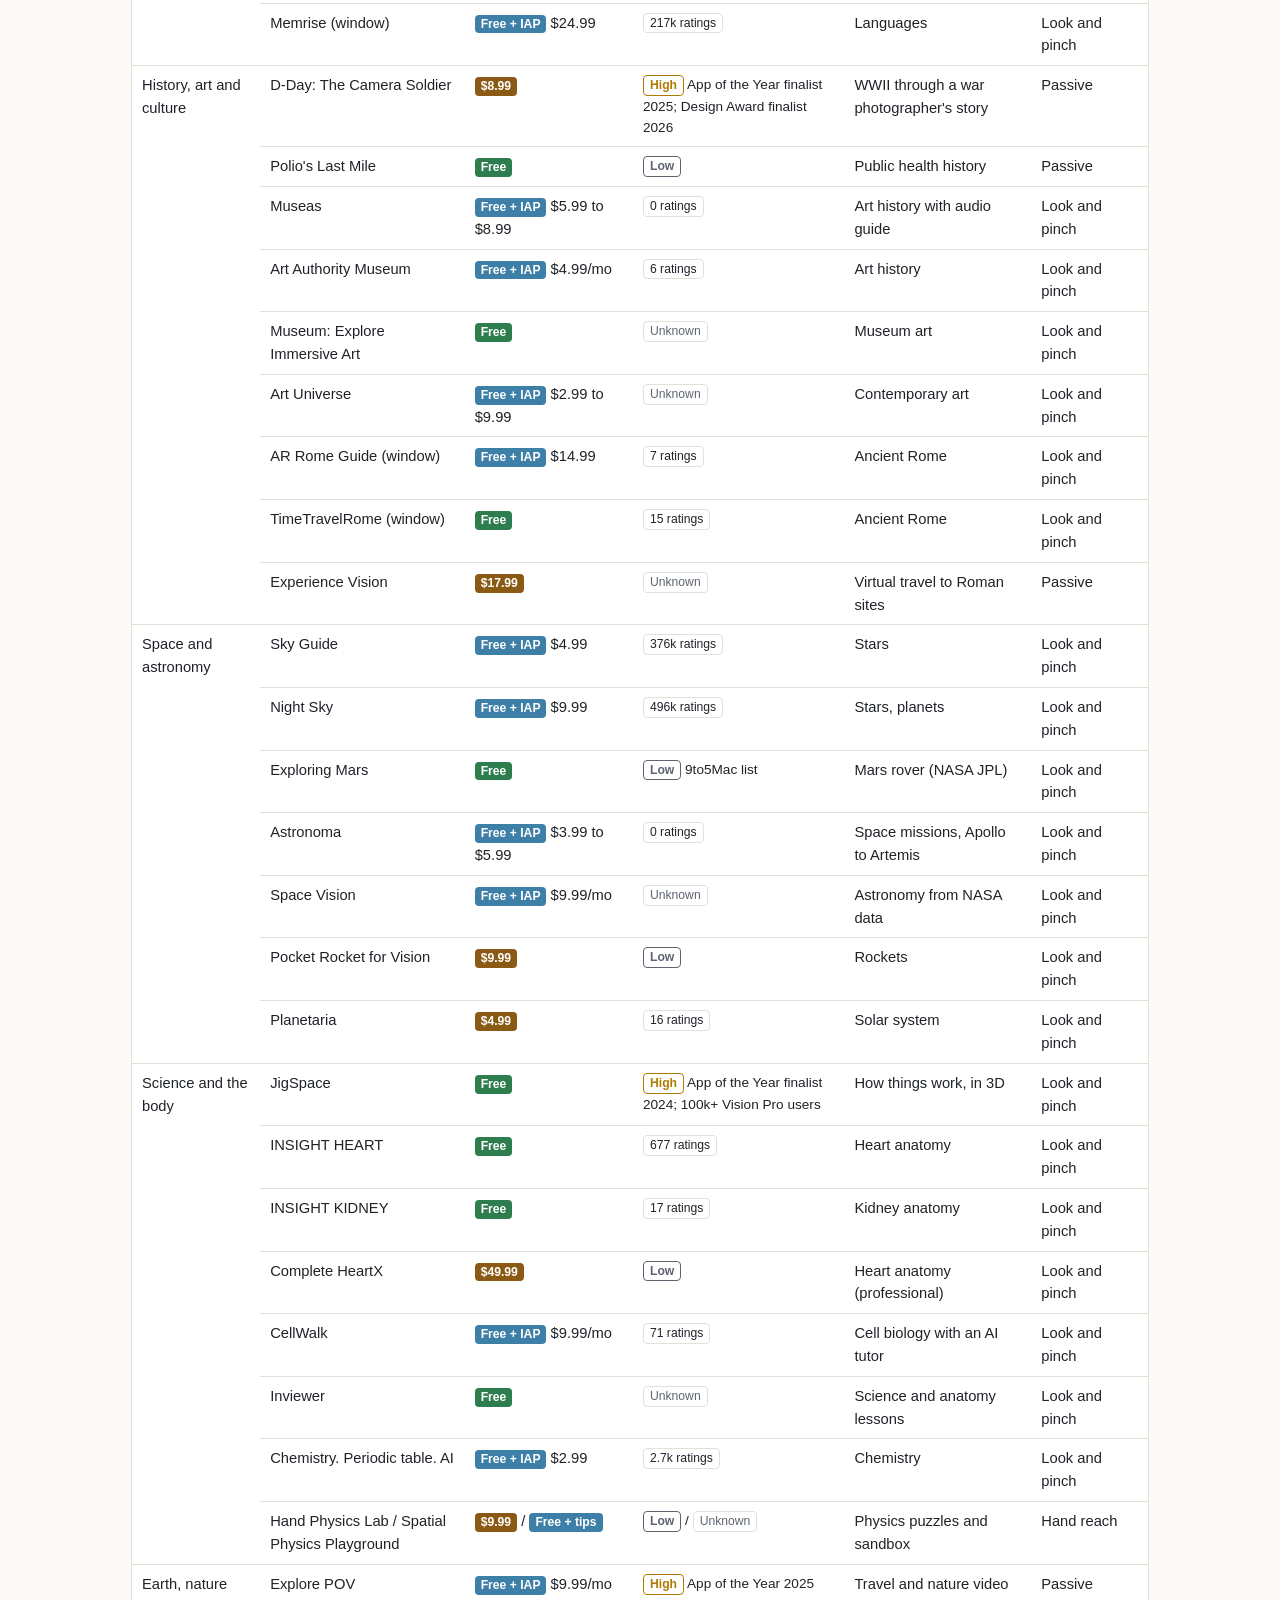
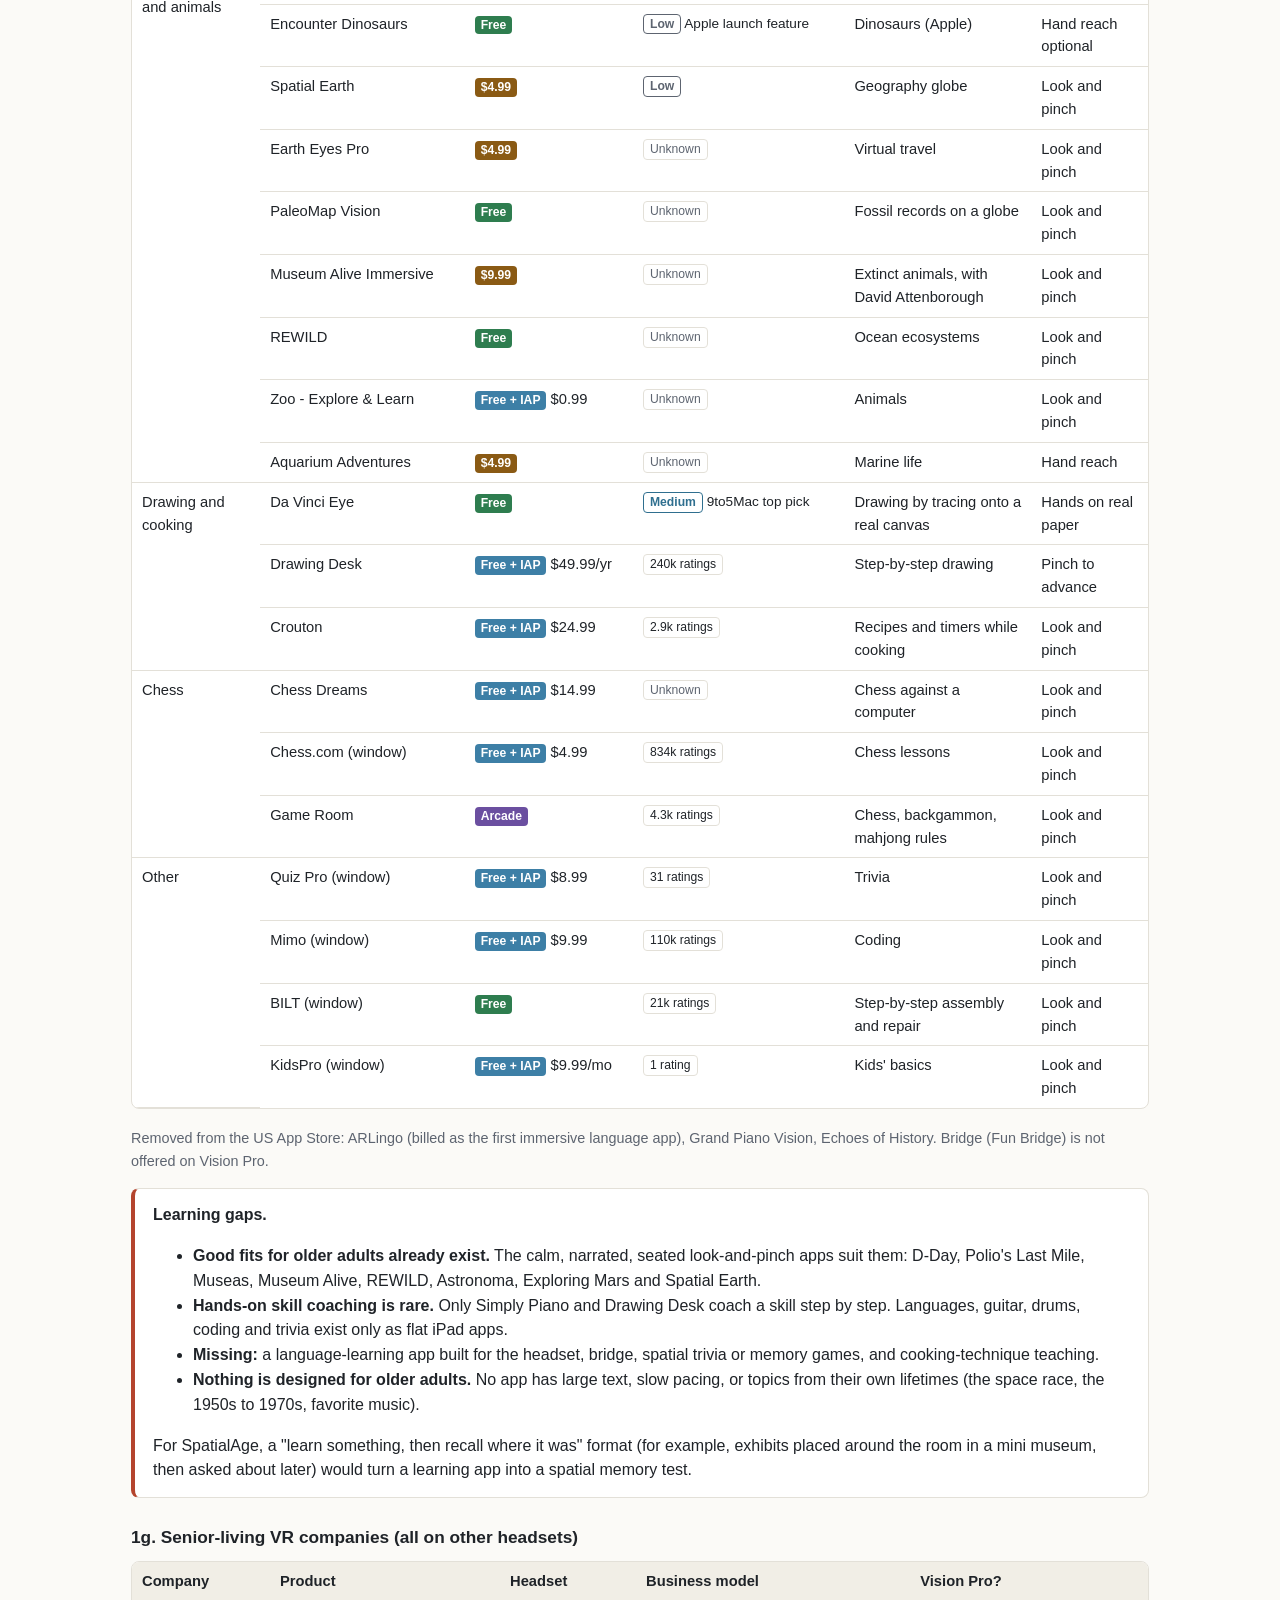
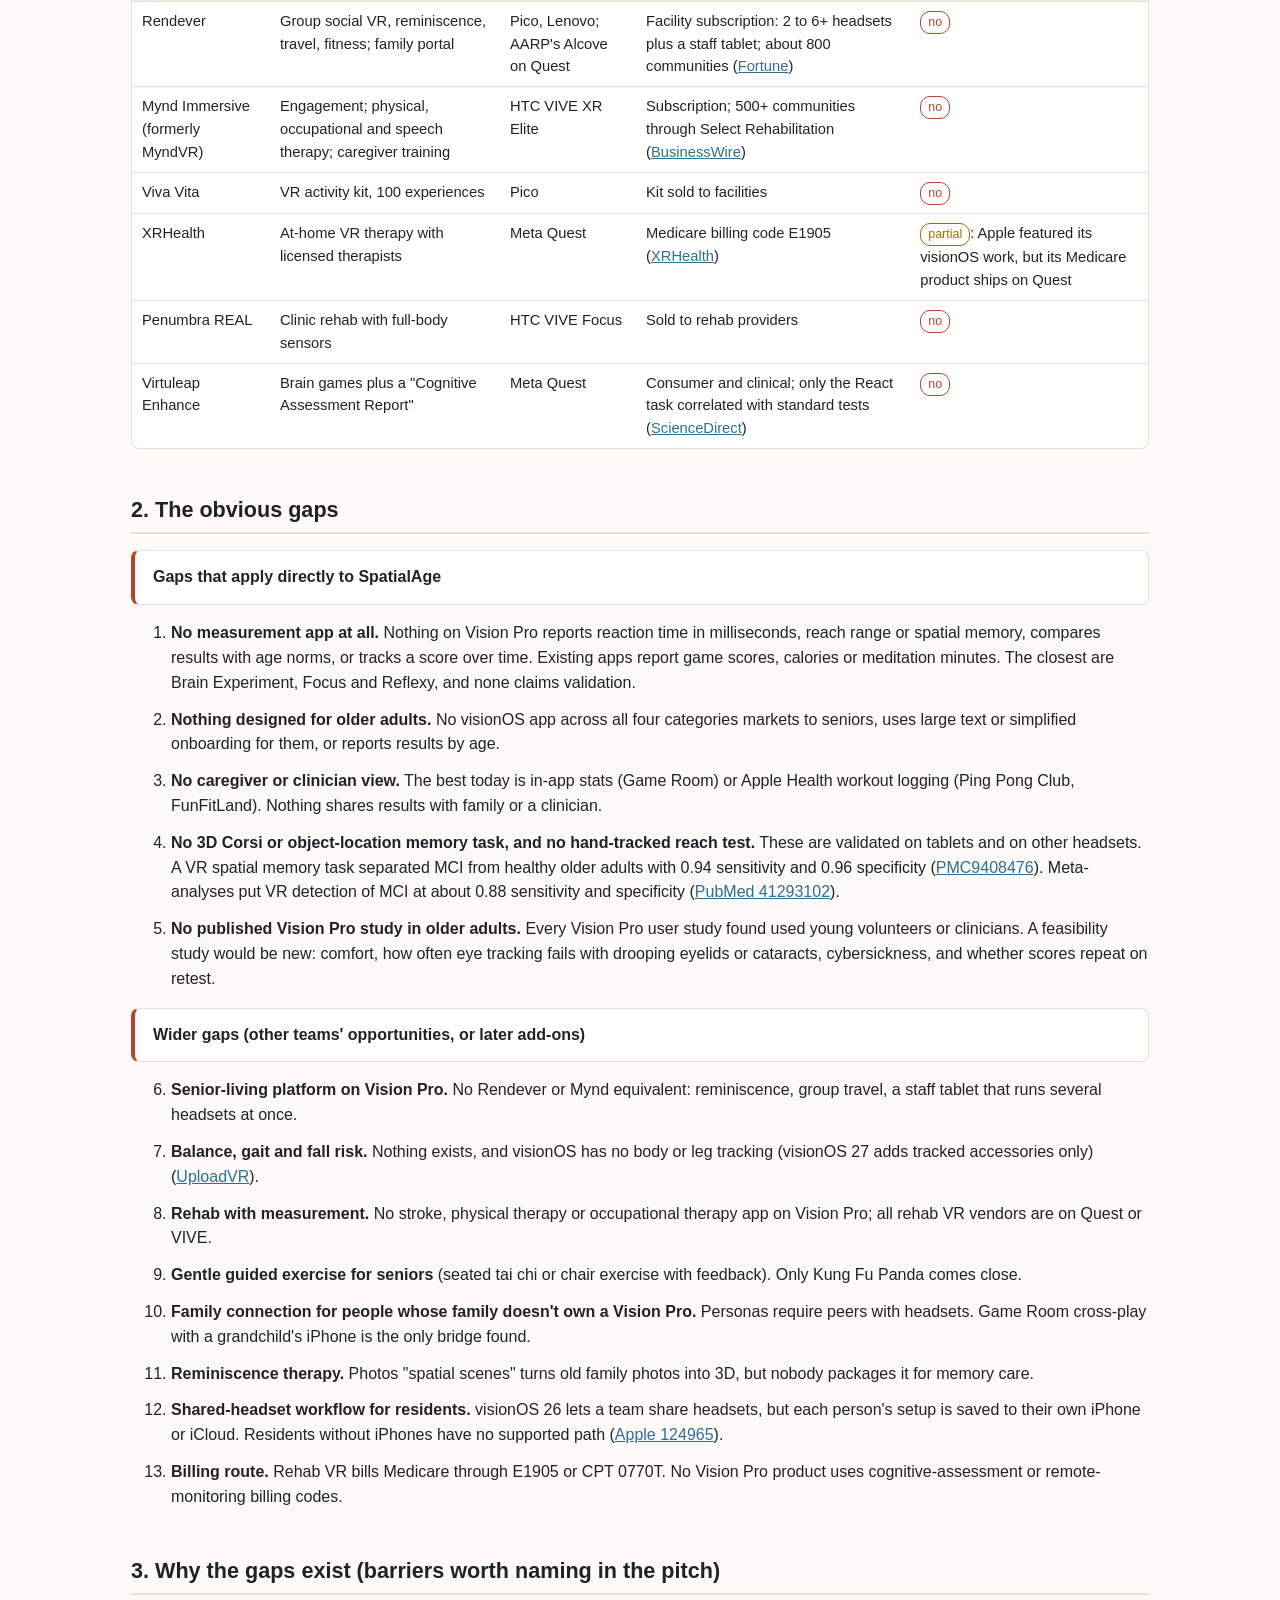
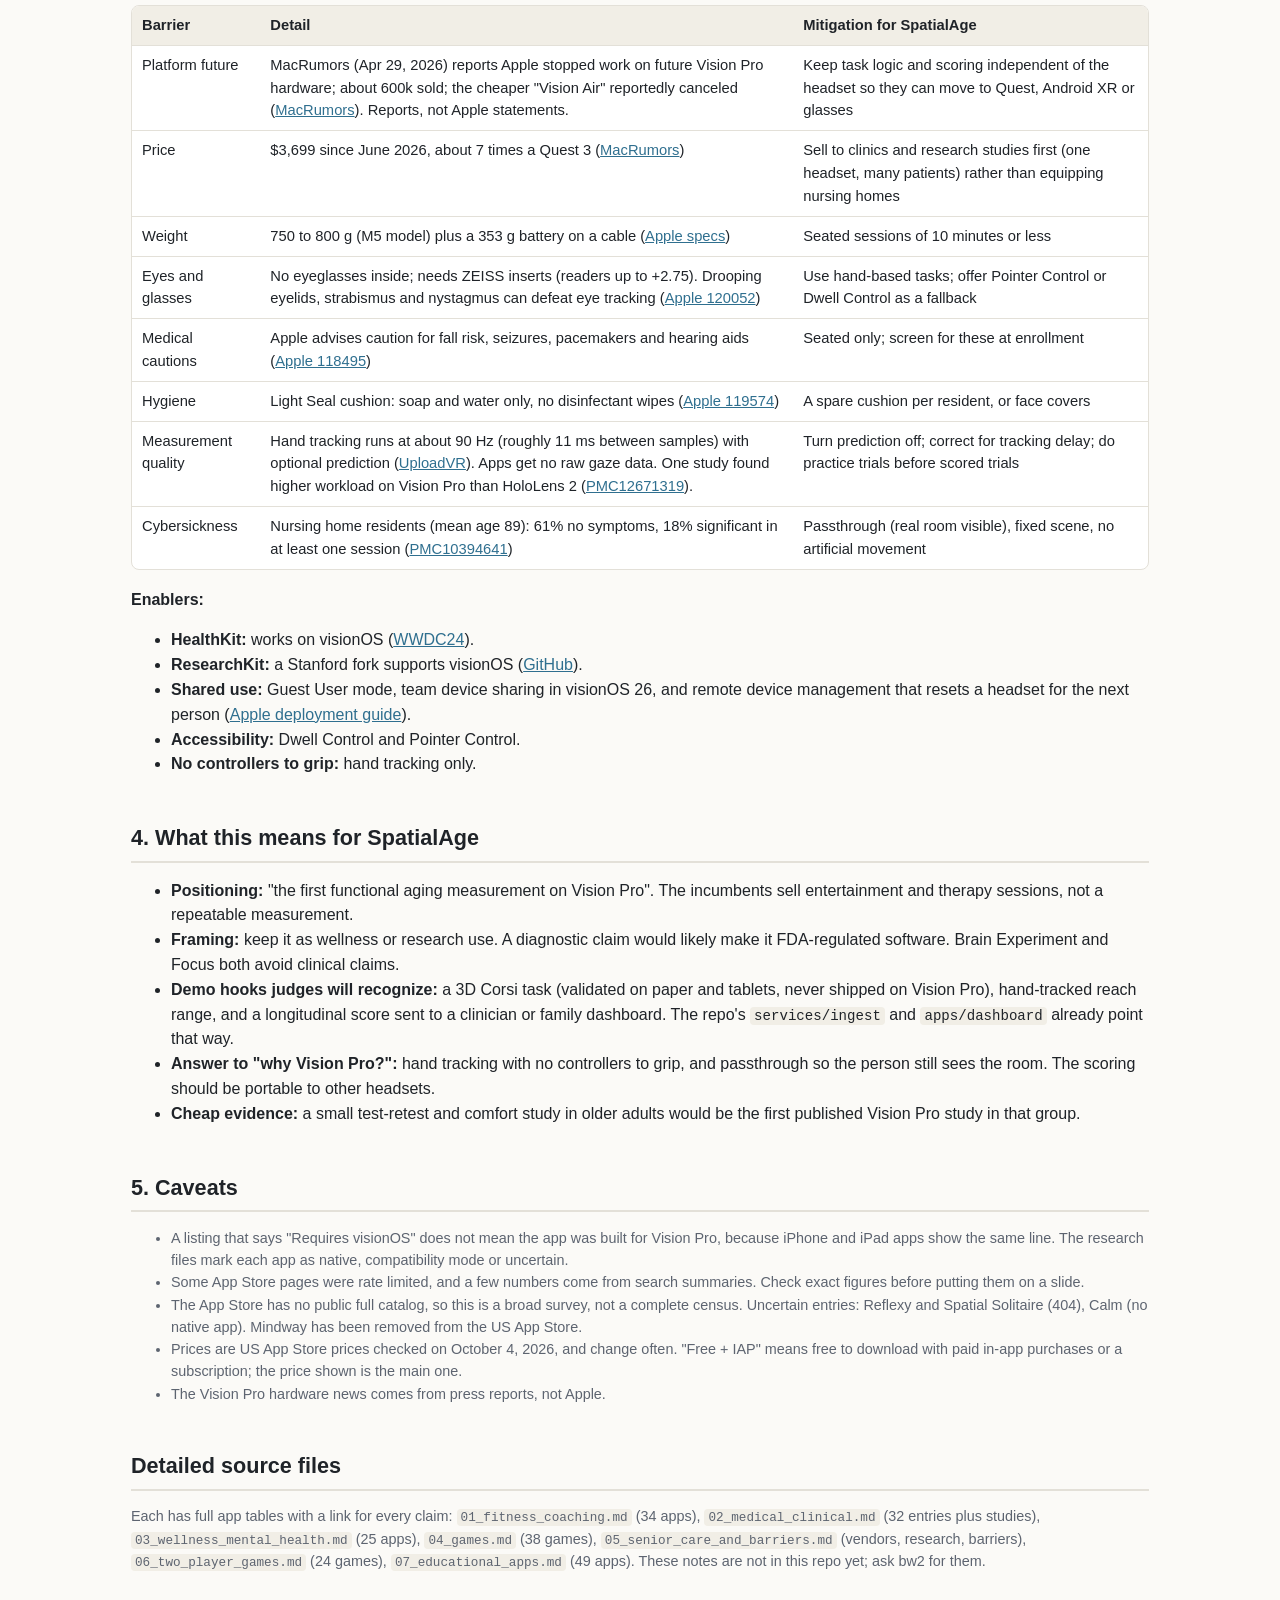
<file: research/bw2_vision_pro_health_games_landscape_and_gaps.html>
<!doctype html>
<html lang="en">
<head>
<meta charset="utf-8">
<meta name="viewport" content="width=device-width, initial-scale=1">
<title>Vision Pro Health Landscape</title>
<style>
:root {
  --bg: #fbfaf7; --fg: #1f2328; --muted: #5d6470; --card: #ffffff; --border: #e3e0d8;
  --accent: #2f6f8f; --gap: #b4442d; --ok: #2e7d4f; --warn: #a66a00; --th: #f1eee6;
}
@media (prefers-color-scheme: dark) {
  :root:not([data-theme="light"]) {
    --bg: #15171a; --fg: #e6e6e3; --muted: #a0a6ad; --card: #1d2024; --border: #33373d;
    --accent: #7cb8d6; --gap: #e98a73; --ok: #7fcf9b; --warn: #e2b55a; --th: #24282d;
  }
}
:root[data-theme="dark"] {
  --bg: #15171a; --fg: #e6e6e3; --muted: #a0a6ad; --card: #1d2024; --border: #33373d;
  --accent: #7cb8d6; --gap: #e98a73; --ok: #7fcf9b; --warn: #e2b55a; --th: #24282d;
}
* { box-sizing: border-box; }
body { margin: 0; background: var(--bg); color: var(--fg); font: 16px/1.55 -apple-system, BlinkMacSystemFont, "Segoe UI", Helvetica, Arial, sans-serif; }
main { max-width: 1050px; margin: 0 auto; padding: 32px 16px 80px; }
h1 { font-size: 1.9rem; margin: 0 0 4px; }
h2 { font-size: 1.35rem; margin: 44px 0 10px; padding-bottom: 6px; border-bottom: 2px solid var(--border); }
h3 { font-size: 1.08rem; margin: 26px 0 8px; }
.sub { color: var(--muted); margin: 0 0 22px; }
a { color: var(--accent); }
.callout { background: var(--card); border: 1px solid var(--border); border-left: 4px solid var(--accent); border-radius: 8px; padding: 14px 18px; margin: 16px 0; }
.callout.gap { border-left-color: var(--gap); }
.callout.warn { border-left-color: var(--warn); }
.tablewrap { overflow-x: auto; margin: 10px 0 18px; border: 1px solid var(--border); border-radius: 8px; background: var(--card); }
table { border-collapse: collapse; width: 100%; font-size: 0.92rem; }
th, td { text-align: left; vertical-align: top; padding: 8px 10px; border-bottom: 1px solid var(--border); }
th { background: var(--th); font-weight: 600; white-space: nowrap; }
tr:last-child td { border-bottom: none; }
.tag { display: inline-block; font-size: 0.78rem; padding: 1px 7px; border-radius: 10px; border: 1px solid var(--border); white-space: nowrap; }
.tag.no { color: var(--gap); border-color: var(--gap); }
.tag.yes { color: var(--ok); border-color: var(--ok); }
.tag.unc { color: var(--warn); border-color: var(--warn); }
.price { display: inline-block; font-size: 0.76rem; font-weight: 600; padding: 0 6px; border-radius: 4px; white-space: nowrap; color: #fff; }
.price.free { background: #2e7d4f; }
.price.fiap { background: #3d7fa6; }
.price.paid { background: #8a5a14; }
.price.arcade { background: #6b4fa0; }
.price.ent { background: #6b7079; }
.pop { display: inline-block; font-size: 0.76rem; font-weight: 600; padding: 0 6px; border-radius: 4px; white-space: nowrap; border: 1px solid; }
.pop.high { color: #b07a00; border-color: #b07a00; }
.pop.med { color: var(--accent); border-color: var(--accent); }
.pop.low { color: var(--muted); border-color: var(--muted); }
.pop.unk { color: var(--muted); border-color: var(--border); font-weight: 400; }
.pop.cnt { color: var(--fg); border-color: var(--border); font-weight: 400; }
td.popcell { font-size: 0.85rem; }
ol.gaps > li { margin-bottom: 12px; }
.muted { color: var(--muted); font-size: 0.9rem; }
code { font-size: 0.88em; background: var(--th); padding: 1px 4px; border-radius: 4px; }
</style>
</head>
<body>
<main>

<h1>Apple Vision Pro: health, exercise, coaching and games apps</h1>
<p class="sub">What exists and where the gaps are, with a focus on medical settings and nursing homes. Research done October 4, 2026, for the SpatialAge hackathon app (reaction time, reach and spatial memory as a measure of functional aging).</p>

<div class="callout">
<strong>Bottom line.</strong> About 200 apps and deployments were checked across seven areas: medical, fitness, wellness, games, two-player games, learning apps and senior-living VR.
<ul>
<li>Vision Pro health use is dominated by <strong>surgeons and radiologists</strong> on the clinical side and <strong>calm, passive meditation</strong> on the consumer side.</li>
<li>Exercise, games and brain training exist only as small independent apps with very few ratings.</li>
<li><strong>Nothing on Vision Pro is designed for older adults.</strong> None of the senior-living VR companies (Rendever, Mynd Immersive, Viva Vita, Penumbra, XRHealth's Medicare product) runs on it, and no nursing-home pilot has been published.</li>
<li><strong>No app measures anything a clinician could use.</strong> None reports reaction time, reach or spatial memory against age norms, keeps a score over time, or has a caregiver or clinician dashboard.</li>
</ul>
That is exactly the space SpatialAge targets. The biggest risk is the platform itself, not the competition: Apple has reportedly stopped work on future Vision Pro hardware.
</div>

<h2>1. What exists, by category</h2>
<p><strong>Price labels:</strong>
<span class="price free">Free</span> no purchases at all;
<span class="price fiap">Free + IAP</span> free to download, with paid in-app purchases (IAP) or a subscription for the full app;
<span class="price paid">$</span> one-time price;
<span class="price arcade">Arcade</span> included with Apple Arcade ($6.99/mo or $49.99/yr, <a href="https://www.apple.com/apple-arcade/">apple.com/apple-arcade</a>);
<span class="price ent">Hospitals only</span> not sold on the public App Store.
US prices as of October 4, 2026.</p>
<p><strong>Popularity:</strong> the App Store shows no ratings for almost any app made only for Vision Pro, even award winners. Popularity is therefore shown two ways.</p>
<ul>
<li><strong>Apps that also run on iPhone or iPad:</strong> the App Store rating count, e.g. <span class="pop cnt">4.3k ratings</span>. These counts come mostly from iPhone and iPad users, so they show how well known the app is, not how much it is used on Vision Pro.</li>
<li><strong>Apps made only for Vision Pro:</strong> a level based on public recognition.
<ul>
<li><span class="pop high">High</span>: won or was a finalist for an Apple award (App Store Awards for Vision Pro, or Apple Design Awards).</li>
<li><span class="pop med">Medium</span>: in Apple's current "Best Apps", "Best Games" or Health &amp; Fitness picks for Vision Pro, or a top pick in a major press list.</li>
<li><span class="pop low">Low</span>: only an Apple news mention or a long press list.</li>
<li><span class="pop unk">Unknown</span>: no public signal found.</li>
</ul></li>
</ul>
<p>Awards reflect editors' taste, not usage. The only direct usage signals found are Explore POV in Apple's "Popular This Week", JigSpace's 100,000+ Vision Pro users and Ping Pong Club's roughly 1,000 monthly players.</p>

<h3>1a. Medical and clinical (mostly for clinicians)</h3>
<div class="tablewrap"><table>
<tr><th>App or deployment</th><th>Who</th><th>Price</th><th>Popularity</th><th>What it does</th><th>Status</th></tr>
<tr><td>SportSuite Vision</td><td>Stryker</td><td><span class="price ent">Hospitals only</span></td><td class="popcell">n/a</td><td>Arthroscopy video in the surgeon's view during surgery</td><td><span class="tag yes">FDA De Novo, Jul 17 2026</span> first third-party app authorized by the FDA for use during surgery (<a href="https://vr.org/articles/stryker-sportsuite-vision-den250040-new-fda-device-class-2026">vr.org</a>)</td></tr>
<tr><td>Prism correction</td><td>Apple</td><td><span class="price free">Free</span> built in</td><td class="popcell">Built in</td><td>Applies a prism eyeglass prescription in the display</td><td><span class="tag yes">FDA 510(k)</span> (<a href="https://www.mobihealthnews.com/news/apple-receives-fda-nod-hypertension-notification-feature">MobiHealthNews</a>)</td></tr>
<tr><td>Medivis Viewer</td><td>Medivis</td><td><span class="price free">Free</span></td><td class="popcell"><span class="pop low">Low</span> Apple news mention</td><td rowspan="5">3D medical imaging and surgical planning</td><td rowspan="5">In use; Vision Pro versions not cleared for diagnosis (<a href="https://www.apple.com/newsroom/2024/03/apple-vision-pro-unlocks-new-opportunities-for-health-app-developers/">Apple Newsroom</a>)</td></tr>
<tr><td>Cinematic Reality</td><td>Siemens Healthineers</td><td><span class="price free">Free</span></td><td class="popcell"><span class="pop low">Low</span> Apple news mention</td></tr>
<tr><td>Visage Ease VP</td><td>Visage Imaging</td><td><span class="price free">Free</span> but needs the hospital's Visage server</td><td class="popcell"><span class="pop unk">Unknown</span></td></tr>
<tr><td>Falcon Mx (formerly Falcon Vue)</td><td>Falcon</td><td><span class="price fiap">Free + IAP</span> $5.99/mo and up</td><td class="popcell"><span class="pop cnt">282 ratings</span></td></tr>
<tr><td>myMako</td><td>Stryker</td><td><span class="price free">Free</span></td><td class="popcell"><span class="pop cnt">6 ratings</span></td></tr>
<tr><td>ScopeXR, ClearSphere</td><td>SightMD; Sharp HealthCare</td><td><span class="price ent">Hospitals only</span></td><td class="popcell">n/a</td><td>Cataract surgery with a 3D microscope feed</td><td>Hundreds of cases; Sharp study NCT07301385 (<a href="https://clinicaltrials.gov/study/NCT07301385">ClinicalTrials.gov</a>)</td></tr>
<tr><td>CyranoHealth</td><td>Boston Children's</td><td><span class="price free">Free</span></td><td class="popcell"><span class="pop low">Low</span> Apple news mention</td><td rowspan="4">Staff and surgical training, anatomy</td><td rowspan="4">Education, not regulated</td></tr>
<tr><td>CollaboratOR AVP</td><td>KARL STORZ</td><td><span class="price free">Free</span> but needs KARL STORZ OR1 equipment</td><td class="popcell"><span class="pop unk">Unknown</span></td></tr>
<tr><td>Fundamental Surgery</td><td>FundamentalVR</td><td><span class="price free">Free</span></td><td class="popcell"><span class="pop low">Low</span> Apple news mention</td></tr>
<tr><td>Complete HeartX</td><td>Elsevier</td><td><span class="price paid">$49.99</span></td><td class="popcell"><span class="pop low">Low</span> Apple news mention</td></tr>
<tr><td>Xaia</td><td>Cedars-Sinai</td><td><span class="price fiap">Free + IAP</span> $19.99</td><td class="popcell"><span class="pop low">Low</span> Apple news mention</td><td>AI therapist avatar for patients</td><td>14-patient feasibility study (<a href="https://www.cedars-sinai.org/newsroom/study-mental-health-gets-a-boost-from-artificial-intelligence/">Cedars-Sinai</a>)</td></tr>
<tr><td>Virtual Vision Test</td><td>Warby Parker</td><td><span class="price free">Free</span></td><td class="popcell"><span class="pop cnt">19k ratings</span></td><td rowspan="3">Eye charts, amblyopia games</td><td rowspan="3"><span class="tag unc">iPhone and iPad apps in a window</span></td></tr>
<tr><td>EyeChart</td><td>EyeChart</td><td><span class="price fiap">Free + IAP</span> $0.99</td><td class="popcell"><span class="pop cnt">17 ratings</span></td></tr>
<tr><td>AmblyoPlay</td><td>AmblyoPlay</td><td><span class="price free">Free</span> download but needs a paid account bought outside the App Store</td><td class="popcell"><span class="pop cnt">21 ratings</span></td></tr>
<tr><td>RelieVRx, Penumbra REAL, XRHealth</td><td>AppliedVR, Penumbra, XRHealth</td><td>Prescription or clinic purchase</td><td class="popcell">n/a</td><td>FDA-registered VR pain and rehab therapy</td><td><span class="tag no">not on Vision Pro</span> (own headset, HTC VIVE, Meta Quest)</td></tr>
</table></div>
<p class="muted">Not found on Vision Pro: any FDA-cleared cognitive, rehab or diagnostic assessment; any test for mild cognitive impairment (MCI) or dementia; balance or fall-risk tests; visual field testing; a shipping telehealth app; a rehab app that measures reach with hand tracking.</p>

<h3>1b. Fitness, exercise and coaching</h3>
<div class="tablewrap"><table>
<tr><th>App</th><th>Price</th><th>Popularity</th><th>What it does</th><th>Input</th><th>Older-adult fit</th></tr>
<tr><td>Synth Riders</td><td><span class="price arcade">Arcade</span></td><td class="popcell"><span class="pop high">High</span> Apple Design Award finalist 2024</td><td>Rhythm game, arms follow rails</td><td>Hand tracking</td><td>Has seated, one-handed and no-obstacle modes (<a href="https://www.uploadvr.com/synth-riders-apple-vision-pro/">UploadVR</a>)</td></tr>
<tr><td>Kung Fu Panda: School of Chi</td><td><span class="price free">Free</span></td><td class="popcell"><span class="pop med">Medium</span> Apple Health &amp; Fitness pick</td><td>Slow tai-chi-style moves copied from Po</td><td>Hands and head</td><td>The most senior-appropriate movement format found (<a href="https://apps.apple.com/us/app/kung-fu-panda-school-of-chi/id6477230272">App Store</a>)</td></tr>
<tr><td>FunFitLand</td><td><span class="price fiap">Free + IAP</span> $9.99 to $99.99</td><td class="popcell"><span class="pop med">Medium</span> Apple Best Games #12</td><td>Coached boxing, dance, moving meditation; Apple Watch heart rate in headset</td><td>Hands, PS VR2 controllers</td><td>Seated and standing; logs to Apple Health (<a href="https://apps.apple.com/us/app/funfitland/id6744429139">App Store</a>)</td></tr>
<tr><td>Boxing Trainer: Punch Master</td><td><span class="price fiap">Free + IAP</span> $9.99 sparring partner</td><td class="popcell"><span class="pop unk">Unknown</span></td><td rowspan="3">Hand-tracked boxing</td><td rowspan="3">Hands</td><td rowspan="3">Standing; too vigorous</td></tr>
<tr><td>Beat Punch</td><td><span class="price fiap">Free + IAP</span> $4.99/mo or $34.99/yr</td><td class="popcell"><span class="pop med">Medium</span> Apple Best Games #14</td></tr>
<tr><td>Spatial Boxing Pro</td><td><span class="price paid">$2.99</span></td><td class="popcell"><span class="pop unk">Unknown</span></td></tr>
<tr><td>Pickle Pro</td><td><span class="price paid">$7.99</span></td><td class="popcell"><span class="pop high">High</span> Apple Design Award finalist 2026</td><td>Pickleball vs AI</td><td>PS VR2 controllers ($250 a pair) recommended</td><td>Standing</td></tr>
<tr><td>Ping Pong Club</td><td><span class="price free">Free</span></td><td class="popcell"><span class="pop med">Medium</span> Apple Best Games #4; about 1,000 monthly players (May 2025)</td><td>Table tennis vs AI or online</td><td>Hands</td><td>Can be played seated</td></tr>
<tr><td>Gymaholic</td><td><span class="price fiap">Free + IAP</span> $3.99/mo</td><td class="popcell"><span class="pop cnt">3.5k ratings</span> Apple Health &amp; Fitness pick</td><td rowspan="3">3D exercise demonstrations</td><td rowspan="3">Look and pinch</td><td rowspan="3">Reference only, no tracking of the user</td></tr>
<tr><td>Calisthenics Coachy</td><td><span class="price fiap">Free + IAP</span> $4.99/mo</td><td class="popcell"><span class="pop cnt">150 ratings</span></td></tr>
<tr><td>Convict Conditioning Vision</td><td><span class="price paid">$1.99</span></td><td class="popcell"><span class="pop unk">Unknown</span></td></tr>
<tr><td>Reflexy</td><td><span class="price fiap">Free + IAP</span></td><td class="popcell"><span class="pop unk">Unknown</span></td><td>Reaction-time challenges, game scores</td><td>Unclear</td><td><span class="tag unc">store link 404, may be delisted</span> (<a href="https://appsforapplevision.com/apps-directory/reflexy">directory</a>)</td></tr>
</table></div>
<p>Major workout services are absent from Vision Pro.</p>
<ul>
<li><strong>Apple Fitness+:</strong> never shipped there, and Apple reportedly dropped the idea (<a href="https://appleinsider.com/articles/26/08/02/apples-latest-job-listings-suggest-apple-fitness-could-come-to-apple-glasses">AppleInsider</a>).</li>
<li><strong>Supernatural, FitXR, Les Mills, Beat Saber:</strong> no Vision Pro versions (<a href="https://www.uploadvr.com/vr-fitness-supernatural-alternatives/">UploadVR</a>).</li>
<li><strong>Apple's own Health and Fitness page for Vision Pro:</strong> mostly meditation and breathing (<a href="https://apps.apple.com/us/vision/editorial/6503710759">App Store editorial</a>).</li>
<li><strong>Golf coaching apps:</strong> iPad apps running in a flat window.</li>
</ul>

<h3>1c. Wellness, mental health and social connection</h3>
<div class="tablewrap"><table>
<tr><th>Group</th><th>App</th><th>Price</th><th>Popularity</th><th>Notes</th></tr>
<tr><td rowspan="11">Meditation and breathing</td><td>Apple Mindfulness</td><td><span class="price free">Free</span></td><td class="popcell">Built in</td><td>Follows your breathing with the headset cameras</td></tr>
<tr><td>Lungy: Spaces</td><td><span class="price paid">$4.99</span></td><td class="popcell"><span class="pop med">Medium</span> Apple Health &amp; Fitness pick</td><td>Touch floating objects that make sound</td></tr>
<tr><td>Vibescape</td><td><span class="price free">Free</span></td><td class="popcell"><span class="pop med">Medium</span> Apple Health &amp; Fitness pick</td><td></td></tr>
<tr><td>Orbit Meditation</td><td><span class="price free">Free</span></td><td class="popcell"><span class="pop med">Medium</span> Apple Health &amp; Fitness pick</td><td>AI-generated sessions</td></tr>
<tr><td>TRIPP Vision</td><td><span class="price fiap">Free + IAP</span> $9.99/mo</td><td class="popcell"><span class="pop low">Low</span> Apple news mention</td><td>Includes the Kokua AI companion</td></tr>
<tr><td>Healium</td><td><span class="price fiap">Free + IAP</span> $29.99 Pro</td><td class="popcell"><span class="pop cnt">68 ratings</span></td><td>Reacts to Apple Watch heart rate</td></tr>
<tr><td>Endel Realms (inside the Endel app)</td><td><span class="price fiap">Free + IAP</span> $19.99/mo</td><td class="popcell"><span class="pop cnt">34k ratings</span></td><td></td></tr>
<tr><td>Odio</td><td><span class="price fiap">Free + IAP</span> $3.99/mo</td><td class="popcell"><span class="pop cnt">213 ratings</span></td><td>iPad app in a window</td></tr>
<tr><td>Visutate</td><td><span class="price fiap">Free + IAP</span> $9.99/mo</td><td class="popcell"><span class="pop unk">Unknown</span></td><td></td></tr>
<tr><td>mentalOS</td><td><span class="price fiap">Free trial + IAP</span> $9.99/mo</td><td class="popcell"><span class="pop unk">Unknown</span></td><td>AI-generated sessions</td></tr>
<tr><td>Mindway</td><td colspan="2">No longer on the US App Store</td><td></td></tr>
<tr><td>AI therapist</td><td>Xaia (Cedars-Sinai)</td><td><span class="price fiap">Free + IAP</span> $19.99 unlimited</td><td class="popcell"><span class="pop low">Low</span> Apple news mention</td><td>Only Vision Pro wellness app with a study (n=14)</td></tr>
<tr><td rowspan="3">Exposure therapy</td><td>oVRcome</td><td><span class="price paid">$28.99/mo subscription</span></td><td class="popcell"><span class="pop cnt">21 ratings</span></td><td rowspan="3">Phone apps running in a window</td></tr>
<tr><td>ZeroPhobia</td><td><span class="price fiap">Free + IAP</span> $9.99</td><td class="popcell"><span class="pop cnt">13 ratings</span></td></tr>
<tr><td>Open Step</td><td><span class="price fiap">Free + IAP</span></td><td class="popcell"><span class="pop cnt">1 rating</span></td></tr>
<tr><td rowspan="3">Travel and nature</td><td>Explore POV</td><td><span class="price fiap">Free + IAP</span> $9.99/mo</td><td class="popcell"><span class="pop high">High</span> Vision Pro App of the Year 2025; in "Popular This Week"</td><td rowspan="3">"Armchair travel" is the most common senior-living VR activity, but nothing here is packaged for it</td></tr>
<tr><td>Apple Immersive Video</td><td><span class="price free">Free</span></td><td class="popcell">Built in</td></tr>
<tr><td>Portal Vision</td><td><span class="price paid">$2.99</span></td><td class="popcell"><span class="pop unk">Unknown</span></td></tr>
<tr><td rowspan="3">Social</td><td>FaceTime with spatial Personas (life-size avatars of up to 5 people)</td><td><span class="price free">Free</span></td><td class="popcell">Built in</td><td>Only works if family also own a Vision Pro</td></tr>
<tr><td>Photos "spatial scenes" (2D photos turned into 3D)</td><td><span class="price free">Free</span></td><td class="popcell">Built in</td><td>The nearest thing to reminiscence therapy</td></tr>
<tr><td>inSpaze</td><td><span class="price free">Free</span></td><td class="popcell"><span class="pop cnt">47 ratings</span></td><td>Meet other Vision Pro owners</td></tr>
<tr><td rowspan="2">Big brands</td><td>Headspace</td><td><span class="price fiap">Free + IAP</span> $12.99/mo</td><td class="popcell"><span class="pop cnt">974k ratings</span></td><td>iPad app in a window</td></tr>
<tr><td>Calm</td><td colspan="2">No native app found</td><td></td></tr>
</table></div>

<h3>1d. Games</h3>
<div class="tablewrap"><table>
<tr><th>Group</th><th>Game</th><th>Price</th><th>Popularity</th><th>Notes</th></tr>
<tr><td rowspan="2">Brain training<br><span class="muted">Closest to SpatialAge, but training only, with no validation or norms</span></td><td>Brain Experiment (mazes, sequence memory)</td><td><span class="price fiap">Free + IAP</span> $29.90 lifetime</td><td class="popcell"><span class="pop unk">Unknown</span></td><td><a href="https://apps.apple.com/us/app/brain-experiment/id6737743910">App Store</a></td></tr>
<tr><td>Focus - Cognitive Training (reaction time, memory)</td><td><span class="price fiap">Free trial + IAP</span> $9.99/mo</td><td class="popcell"><span class="pop low">Low</span> App Store "What's New", Oct 2026</td><td>Needs visionOS 26 (<a href="https://apps.apple.com/us/app/focus-cognitive-training/id6753835066">App Store</a>)</td></tr>
<tr><td rowspan="8">Puzzles<br><span class="muted">No timing recorded</span></td><td>Porta Nubi</td><td><span class="price paid">$4.99</span></td><td class="popcell"><span class="pop high">High</span> Vision Pro Game of the Year 2025</td><td>Beam and portal logic</td></tr>
<tr><td>Blackbox</td><td><span class="price paid">$9.99</span></td><td class="popcell"><span class="pop high">High</span> Apple Design Award 2024</td><td>Gesture puzzles</td></tr>
<tr><td>Loóna</td><td><span class="price fiap">Free + IAP</span> $9.99 subscription</td><td class="popcell"><span class="pop high">High</span> Apple Design Award finalist 2024</td><td>Cozy 3D dioramas</td></tr>
<tr><td>Puzzling Places</td><td><span class="price fiap">Free + IAP</span> $3.99 packs</td><td class="popcell"><span class="pop med">Medium</span> UploadVR pick</td><td>3D jigsaws of real places</td></tr>
<tr><td>CONNECTOME</td><td><span class="price paid">$9.99</span></td><td class="popcell"><span class="pop med">Medium</span> Apple Best Games #10</td><td></td></tr>
<tr><td>Real Puzzler</td><td><span class="price fiap">Free + IAP</span> $4.99</td><td class="popcell"><span class="pop low">Low</span></td><td>Jigsaws from your own photos</td></tr>
<tr><td>Checkmate Chronicles</td><td><span class="price paid">$4.99</span></td><td class="popcell"><span class="pop low">Low</span></td><td>Chess puzzles</td></tr>
<tr><td>LEGO Builder's Journey</td><td><span class="price arcade">Arcade</span></td><td class="popcell"><span class="pop cnt">1.1k ratings</span></td><td></td></tr>
<tr><td rowspan="5">Reflex and rhythm<br><span class="muted">Use real arm reach; record only scores</span></td><td>Thrasher</td><td><span class="price paid">$9.99</span></td><td class="popcell"><span class="pop high">High</span> Vision Pro Game of the Year 2024</td><td></td></tr>
<tr><td>Synth Riders</td><td><span class="price arcade">Arcade</span></td><td class="popcell"><span class="pop high">High</span> Apple Design Award finalist 2024</td><td>Seated and one-handed modes</td></tr>
<tr><td>Super Fruit Ninja</td><td><span class="price arcade">Arcade</span></td><td class="popcell"><span class="pop med">Medium</span> Apple "Must-Play Arcade"</td><td></td></tr>
<tr><td>Proton Pulse</td><td><span class="price paid">$9.99</span></td><td class="popcell"><span class="pop med">Medium</span> Apple Best Games #15</td><td>Head is the paddle</td></tr>
<tr><td>DapTap</td><td><span class="price paid">$9.99</span></td><td class="popcell"><span class="pop low">Low</span></td><td></td></tr>
<tr><td rowspan="3">Reaction-time testers<br><span class="muted">iPad apps in a window: tap latency, not 3D reach</span></td><td>Reflex Reaction Trainer</td><td><span class="price free">Free</span> with ads</td><td class="popcell"><span class="pop cnt">0 ratings</span></td><td></td></tr>
<tr><td>Reaction Time &amp; Reflex Games</td><td><span class="price free">Free</span></td><td class="popcell"><span class="pop cnt">1 rating</span></td><td>Millisecond times, weekly history</td></tr>
<tr><td>"Explode or Whack-a-Mole"</td><td><span class="price free">Free</span></td><td class="popcell"><span class="pop cnt">0 ratings</span></td><td>Claims dementia prevention, no evidence</td></tr>
<tr><td rowspan="4">Social and tabletop<br><span class="muted">The most senior-friendly group: look and pinch, can be played seated</span></td><td>Game Room (chess, cards, mahjong)</td><td><span class="price arcade">Arcade</span></td><td class="popcell"><span class="pop cnt">4.3k ratings</span> UploadVR #1 pick</td><td>Cross-play with iPhone; per-user stats (<a href="https://apps.apple.com/us/app/game-room/id1642897935?platform=vision">App Store</a>)</td></tr>
<tr><td>Demeo</td><td><span class="price paid">$24.99</span></td><td class="popcell"><span class="pop med">Medium</span> Apple Best Games #3</td><td>Co-op dungeon board game</td></tr>
<tr><td>Virtual Pool IRL</td><td><span class="price paid">$14.99</span></td><td class="popcell"><span class="pop low">Low</span></td><td></td></tr>
<tr><td>Solitaire XR</td><td><span class="price fiap">Free + IAP</span> $7.99</td><td class="popcell"><span class="pop unk">Unknown</span></td><td></td></tr>
<tr><td rowspan="5">Sports and leisure<br><span class="muted">Quest favorites for seniors (Walkabout Mini Golf, Real VR Fishing, Eleven Table Tennis) are missing</span></td><td>Fishing Haven</td><td><span class="price free">Free</span></td><td class="popcell"><span class="pop high">High</span> Game of the Year finalist 2025</td><td>Seated, relaxing</td></tr>
<tr><td>Vacation Simulator</td><td><span class="price paid">$19.99</span></td><td class="popcell"><span class="pop high">High</span> Game of the Year finalist 2024</td><td></td></tr>
<tr><td>What the Golf?</td><td><span class="price arcade">Arcade</span></td><td class="popcell"><span class="pop cnt">35k ratings</span></td><td></td></tr>
<tr><td>Immersive Bowling</td><td><span class="price paid">$6.99</span></td><td class="popcell"><span class="pop unk">Unknown</span></td><td></td></tr>
<tr><td>Silly Golf</td><td><span class="price paid">$3.99</span></td><td class="popcell"><span class="pop unk">Unknown</span></td><td></td></tr>
</table></div>
<p class="muted">Big brain-training brands (Lumosity, Elevate, Peak, BrainHQ) have no Vision Pro apps. There is no spatial whack-a-mole, Simon-style sequence game, 3D Corsi block test or object-location memory game.</p>

<h3>1e. Two-player games</h3>
<p>For older adults, the question is how a resident plays with a family member or staff member. There are five ways two people can play on Vision Pro:</p>
<ul>
<li><strong>Remote:</strong> FaceTime with SharePlay, the other player appearing as a life-size avatar (Persona).</li>
<li><strong>Same room:</strong> two Vision Pros side by side.</li>
<li><strong>Cross-play:</strong> the second person plays on an iPhone, iPad or Mac.</li>
<li><strong>Online:</strong> matched against strangers.</li>
<li><strong>Pass-and-play:</strong> one device handed back and forth.</li>
</ul>
<p>"Likely" below means the app supports SharePlay, which Apple says also works for people in the same room, but the developer doesn't say so.</p>
<div class="tablewrap"><table>
<tr><th>Game</th><th>Price</th><th>Popularity</th><th>Type</th><th>Remote (Personas)</th><th>Same room, 2 headsets</th><th>Partner on iPhone / iPad / Mac</th><th>Input</th></tr>
<tr><td>Game Room (Resolution Games): chess, checkers, cards, mahjong, Sea Battle, word game</td><td><span class="price arcade">Arcade</span></td><td class="popcell"><span class="pop cnt">4.3k ratings</span></td><td>Turn-based</td><td>Yes</td><td>Likely</td><td><strong>iPhone, iPad</strong></td><td>Look and pinch</td></tr>
<tr><td>UNO: Arcade Edition</td><td><span class="price arcade">Arcade</span></td><td class="popcell"><span class="pop cnt">6.4k ratings</span></td><td>Turn-based</td><td>Yes</td><td>Likely</td><td>Likely iPhone, iPad, Mac</td><td>Pinch or controller</td></tr>
<tr><td>Chess Universe+</td><td><span class="price arcade">Arcade</span></td><td class="popcell"><span class="pop cnt">6.5k ratings</span></td><td>Turn-based</td><td>No</td><td>No</td><td>iPhone, iPad</td><td>Pinch</td></tr>
<tr><td>Let's Chess</td><td><span class="price paid">$9.99</span></td><td class="popcell"><span class="pop cnt">0 ratings</span></td><td>Turn-based</td><td>Yes</td><td>Likely</td><td>Mac only</td><td>Pinch</td></tr>
<tr><td>PersonaChess</td><td><span class="price free">Free</span></td><td class="popcell"><span class="pop unk">Unknown</span></td><td>Turn-based</td><td>Yes</td><td><strong>Yes</strong></td><td>No</td><td>Pinch</td></tr>
<tr><td>PersonasFlip (Reversi)</td><td><span class="price free">Free</span></td><td class="popcell"><span class="pop unk">Unknown</span></td><td>Turn-based</td><td>Yes</td><td><strong>Yes</strong></td><td>No</td><td>Pinch</td></tr>
<tr><td>Topple Tower (Jenga-style, up to 4)</td><td><span class="price free">Free</span></td><td class="popcell"><span class="pop unk">Unknown</span></td><td>Take turns, real-time physics</td><td>Yes</td><td>Likely</td><td>No</td><td>Pinch or grab by hand</td></tr>
<tr><td>Party Games (100+ minigames)</td><td><span class="price fiap">Free + IAP</span> $9.99</td><td class="popcell"><span class="pop unk">Unknown</span></td><td>Mixed</td><td>Yes</td><td>Likely</td><td>No</td><td>Hands or controller</td></tr>
<tr><td>Guess The Word Vision</td><td><span class="price fiap">Free + IAP</span> $1.99</td><td class="popcell"><span class="pop unk">Unknown</span></td><td>Real-time</td><td>Yes</td><td>Likely</td><td>No</td><td>Pinch</td></tr>
<tr><td>Virtual Pool IRL</td><td><span class="price paid">$14.99</span></td><td class="popcell"><span class="pop low">Low</span></td><td>Turn-based</td><td>Yes</td><td>Likely</td><td>No</td><td>Hands</td></tr>
<tr><td>Ping Pong Club</td><td><span class="price free">Free</span></td><td class="popcell"><span class="pop med">Medium</span></td><td>Real-time</td><td>Yes</td><td>Likely</td><td>No (online vs strangers too)</td><td>Hands or PS VR2 controllers</td></tr>
<tr><td>Pickle Pro</td><td><span class="price paid">$7.99</span></td><td class="popcell"><span class="pop high">High</span></td><td>Real-time</td><td>Yes</td><td><strong>Yes</strong></td><td>No</td><td>PS VR2 controllers ($250) recommended</td></tr>
<tr><td>Spatial Rifts (up to 5)</td><td><span class="price paid">$9.99</span></td><td class="popcell"><span class="pop med">Medium</span></td><td>Real-time</td><td>No</td><td><strong>Yes</strong></td><td>No</td><td>PS VR2 controllers or hands</td></tr>
<tr><td>Boxing Trainer: Punch Master</td><td><span class="price fiap">Free + IAP</span> $9.99</td><td class="popcell"><span class="pop unk">Unknown</span></td><td>Real-time, train together</td><td>Yes</td><td>Likely</td><td>No</td><td>Hands</td></tr>
<tr><td>Beat Punch</td><td><span class="price fiap">Free + IAP</span> $4.99/mo</td><td class="popcell"><span class="pop med">Medium</span></td><td>Real-time</td><td>Yes</td><td>Likely</td><td>No</td><td>Hands</td></tr>
<tr><td>Demeo (co-op dungeon board game)</td><td><span class="price paid">$24.99</span></td><td class="popcell"><span class="pop med">Medium</span></td><td>Turn-based</td><td>Online rooms</td><td>Online rooms</td><td>iPad, Mac (and Quest, PS VR2, PC)</td><td>Look and pinch</td></tr>
<tr><td>MONOPOLY</td><td><span class="price paid">$4.99</span> + boards</td><td class="popcell"><span class="pop cnt">185k ratings</span></td><td>Turn-based</td><td>No</td><td>No</td><td>iPhone, iPad, Mac; pass-and-play</td><td>Pinch (likely iPad app in a window)</td></tr>
<tr><td>Hearts or Spades</td><td><span class="price fiap">Free + IAP</span> $0.99 multiplayer</td><td class="popcell"><span class="pop cnt">1 rating</span></td><td>Turn-based</td><td>No</td><td>No</td><td>iPhone, iPad, Mac</td><td>Pinch</td></tr>
<tr><td>Warped Kart Racers (up to 8)</td><td><span class="price arcade">Arcade</span></td><td class="popcell"><span class="pop cnt">1.5k ratings</span></td><td>Real-time</td><td>No</td><td>No</td><td>iPhone, iPad, Mac</td><td>Game controller</td></tr>
<tr><td>Crossy Road Castle</td><td><span class="price arcade">Arcade</span></td><td class="popcell"><span class="pop cnt">49k ratings</span></td><td>Real-time</td><td>Yes</td><td>Likely</td><td>Mixed devices</td><td>Game controllers</td></tr>
<tr><td>Bloons TD 6+ (co-op)</td><td><span class="price arcade">Arcade</span></td><td class="popcell"><span class="pop cnt">55k ratings</span></td><td>Real-time</td><td>No</td><td>No</td><td>iPhone, iPad, Mac</td><td>Pinch</td></tr>
<tr><td>Glassbreakers</td><td><span class="price arcade">Arcade</span></td><td class="popcell"><span class="pop med">Medium</span></td><td>Real-time</td><td>No</td><td>Online only</td><td>No (Quest, Steam)</td><td>Pinch</td></tr>
</table></div>
<p class="muted">Checked and single-player only on Vision Pro: Super Fruit Ninja, Synth Riders, Gears &amp; Goo, What the Golf?, Solitaire XR, Checkmate Chronicles, Immersive Bowling, Puzzling Places (its multiplayer is Quest and PS VR2 only), Spatial Ops (Vision Pro gets the single-player edition). Air hockey and shuffleboard apps offer only an AI opponent. Walkabout Mini Golf and official Scrabble and Jenga are not on Vision Pro. Prices and modes were checked against the US App Store on October 4, 2026.</p>
<div class="callout gap"><strong>Two-player gaps.</strong>
<ul>
<li><strong>Most games need both players to own a Vision Pro.</strong> Most families won't.</li>
<li><strong>Game Room is the only clear "resident in the headset, grandchild on a phone" game:</strong> turn-based classics, look and pinch.</li>
<li><strong>Only four games say they support two headsets in the same room.</strong> These are PersonaChess, PersonasFlip, Pickle Pro and Spatial Rifts, and the two physical ones lean on $250 controllers that frail hands can't easily grip.</li>
<li><strong>No two-player game is made for older adults or measures thinking or movement.</strong></li>
</ul>
An opening for SpatialAge: a Vision Pro side for the resident plus an iPhone or iPad side for the partner over SharePlay, played turn by turn or at a slow pace, with no controllers. It could be, say, a reach-and-recall game in which the grandchild sets the pattern on a phone and the resident reproduces it in 3D. Every round would then also be a measurement.</div>

<h3>1f. Games and apps that teach you things</h3>
<p>47 apps checked on the US App Store on October 4, 2026. "Window" means an iPhone or iPad app running flat on Vision Pro rather than one built for it. Interaction: <em>look and pinch</em> needs no arm movement; <em>hand reach</em> means touching virtual objects; <em>passive</em> means watching and listening.</p>
<div class="tablewrap"><table>
<tr><th>Topic</th><th>App</th><th>Price</th><th>Popularity</th><th>What it teaches</th><th>Interaction</th></tr>
<tr><td rowspan="3">Music</td><td>Simply Piano</td><td><span class="price free">Free</span> (may need a Simply subscription)</td><td class="popcell"><span class="pop med">Medium</span> Apple Best Apps</td><td>Piano on a real or virtual keyboard</td><td>Hand reach</td></tr>
<tr><td>Learn To Master Drums Pro (window)</td><td><span class="price paid">$29.99</span></td><td class="popcell"><span class="pop cnt">5 ratings</span></td><td>Drums</td><td>Look and pinch</td></tr>
<tr><td>Guitar Scales &amp; Chords Pro (window)</td><td><span class="price paid">$29.99</span></td><td class="popcell"><span class="pop cnt">7 ratings</span></td><td>Guitar</td><td>Look and pinch</td></tr>
<tr><td rowspan="2">Languages</td><td>Duolingo (window)</td><td><span class="price fiap">Free + IAP</span> $9.99/mo</td><td class="popcell"><span class="pop cnt">5.5M ratings</span></td><td>Languages (and music, maths)</td><td>Look and pinch</td></tr>
<tr><td>Memrise (window)</td><td><span class="price fiap">Free + IAP</span> $24.99</td><td class="popcell"><span class="pop cnt">217k ratings</span></td><td>Languages</td><td>Look and pinch</td></tr>
<tr><td rowspan="9">History, art and culture</td><td>D-Day: The Camera Soldier</td><td><span class="price paid">$8.99</span></td><td class="popcell"><span class="pop high">High</span> App of the Year finalist 2025; Design Award finalist 2026</td><td>WWII through a war photographer's story</td><td>Passive</td></tr>
<tr><td>Polio's Last Mile</td><td><span class="price free">Free</span></td><td class="popcell"><span class="pop low">Low</span></td><td>Public health history</td><td>Passive</td></tr>
<tr><td>Museas</td><td><span class="price fiap">Free + IAP</span> $5.99 to $8.99</td><td class="popcell"><span class="pop cnt">0 ratings</span></td><td>Art history with audio guide</td><td>Look and pinch</td></tr>
<tr><td>Art Authority Museum</td><td><span class="price fiap">Free + IAP</span> $4.99/mo</td><td class="popcell"><span class="pop cnt">6 ratings</span></td><td>Art history</td><td>Look and pinch</td></tr>
<tr><td>Museum: Explore Immersive Art</td><td><span class="price free">Free</span></td><td class="popcell"><span class="pop unk">Unknown</span></td><td>Museum art</td><td>Look and pinch</td></tr>
<tr><td>Art Universe</td><td><span class="price fiap">Free + IAP</span> $2.99 to $9.99</td><td class="popcell"><span class="pop unk">Unknown</span></td><td>Contemporary art</td><td>Look and pinch</td></tr>
<tr><td>AR Rome Guide (window)</td><td><span class="price fiap">Free + IAP</span> $14.99</td><td class="popcell"><span class="pop cnt">7 ratings</span></td><td>Ancient Rome</td><td>Look and pinch</td></tr>
<tr><td>TimeTravelRome (window)</td><td><span class="price free">Free</span></td><td class="popcell"><span class="pop cnt">15 ratings</span></td><td>Ancient Rome</td><td>Look and pinch</td></tr>
<tr><td>Experience Vision</td><td><span class="price paid">$17.99</span></td><td class="popcell"><span class="pop unk">Unknown</span></td><td>Virtual travel to Roman sites</td><td>Passive</td></tr>
<tr><td rowspan="7">Space and astronomy</td><td>Sky Guide</td><td><span class="price fiap">Free + IAP</span> $4.99</td><td class="popcell"><span class="pop cnt">376k ratings</span></td><td>Stars</td><td>Look and pinch</td></tr>
<tr><td>Night Sky</td><td><span class="price fiap">Free + IAP</span> $9.99</td><td class="popcell"><span class="pop cnt">496k ratings</span></td><td>Stars, planets</td><td>Look and pinch</td></tr>
<tr><td>Exploring Mars</td><td><span class="price free">Free</span></td><td class="popcell"><span class="pop low">Low</span> 9to5Mac list</td><td>Mars rover (NASA JPL)</td><td>Look and pinch</td></tr>
<tr><td>Astronoma</td><td><span class="price fiap">Free + IAP</span> $3.99 to $5.99</td><td class="popcell"><span class="pop cnt">0 ratings</span></td><td>Space missions, Apollo to Artemis</td><td>Look and pinch</td></tr>
<tr><td>Space Vision</td><td><span class="price fiap">Free + IAP</span> $9.99/mo</td><td class="popcell"><span class="pop unk">Unknown</span></td><td>Astronomy from NASA data</td><td>Look and pinch</td></tr>
<tr><td>Pocket Rocket for Vision</td><td><span class="price paid">$9.99</span></td><td class="popcell"><span class="pop low">Low</span></td><td>Rockets</td><td>Look and pinch</td></tr>
<tr><td>Planetaria</td><td><span class="price paid">$4.99</span></td><td class="popcell"><span class="pop cnt">16 ratings</span></td><td>Solar system</td><td>Look and pinch</td></tr>
<tr><td rowspan="8">Science and the body</td><td>JigSpace</td><td><span class="price free">Free</span></td><td class="popcell"><span class="pop high">High</span> App of the Year finalist 2024; 100k+ Vision Pro users</td><td>How things work, in 3D</td><td>Look and pinch</td></tr>
<tr><td>INSIGHT HEART</td><td><span class="price free">Free</span></td><td class="popcell"><span class="pop cnt">677 ratings</span></td><td>Heart anatomy</td><td>Look and pinch</td></tr>
<tr><td>INSIGHT KIDNEY</td><td><span class="price free">Free</span></td><td class="popcell"><span class="pop cnt">17 ratings</span></td><td>Kidney anatomy</td><td>Look and pinch</td></tr>
<tr><td>Complete HeartX</td><td><span class="price paid">$49.99</span></td><td class="popcell"><span class="pop low">Low</span></td><td>Heart anatomy (professional)</td><td>Look and pinch</td></tr>
<tr><td>CellWalk</td><td><span class="price fiap">Free + IAP</span> $9.99/mo</td><td class="popcell"><span class="pop cnt">71 ratings</span></td><td>Cell biology with an AI tutor</td><td>Look and pinch</td></tr>
<tr><td>Inviewer</td><td><span class="price free">Free</span></td><td class="popcell"><span class="pop unk">Unknown</span></td><td>Science and anatomy lessons</td><td>Look and pinch</td></tr>
<tr><td>Chemistry. Periodic table. AI</td><td><span class="price fiap">Free + IAP</span> $2.99</td><td class="popcell"><span class="pop cnt">2.7k ratings</span></td><td>Chemistry</td><td>Look and pinch</td></tr>
<tr><td>Hand Physics Lab / Spatial Physics Playground</td><td><span class="price paid">$9.99</span> / <span class="price fiap">Free + tips</span></td><td class="popcell"><span class="pop low">Low</span> / <span class="pop unk">Unknown</span></td><td>Physics puzzles and sandbox</td><td>Hand reach</td></tr>
<tr><td rowspan="9">Earth, nature and animals</td><td>Explore POV</td><td><span class="price fiap">Free + IAP</span> $9.99/mo</td><td class="popcell"><span class="pop high">High</span> App of the Year 2025</td><td>Travel and nature video</td><td>Passive</td></tr>
<tr><td>Encounter Dinosaurs</td><td><span class="price free">Free</span></td><td class="popcell"><span class="pop low">Low</span> Apple launch feature</td><td>Dinosaurs (Apple)</td><td>Hand reach optional</td></tr>
<tr><td>Spatial Earth</td><td><span class="price paid">$4.99</span></td><td class="popcell"><span class="pop low">Low</span></td><td>Geography globe</td><td>Look and pinch</td></tr>
<tr><td>Earth Eyes Pro</td><td><span class="price paid">$4.99</span></td><td class="popcell"><span class="pop unk">Unknown</span></td><td>Virtual travel</td><td>Look and pinch</td></tr>
<tr><td>PaleoMap Vision</td><td><span class="price free">Free</span></td><td class="popcell"><span class="pop unk">Unknown</span></td><td>Fossil records on a globe</td><td>Look and pinch</td></tr>
<tr><td>Museum Alive Immersive</td><td><span class="price paid">$9.99</span></td><td class="popcell"><span class="pop unk">Unknown</span></td><td>Extinct animals, with David Attenborough</td><td>Look and pinch</td></tr>
<tr><td>REWILD</td><td><span class="price free">Free</span></td><td class="popcell"><span class="pop unk">Unknown</span></td><td>Ocean ecosystems</td><td>Look and pinch</td></tr>
<tr><td>Zoo - Explore &amp; Learn</td><td><span class="price fiap">Free + IAP</span> $0.99</td><td class="popcell"><span class="pop unk">Unknown</span></td><td>Animals</td><td>Look and pinch</td></tr>
<tr><td>Aquarium Adventures</td><td><span class="price paid">$4.99</span></td><td class="popcell"><span class="pop unk">Unknown</span></td><td>Marine life</td><td>Hand reach</td></tr>
<tr><td rowspan="3">Drawing and cooking</td><td>Da Vinci Eye</td><td><span class="price free">Free</span></td><td class="popcell"><span class="pop med">Medium</span> 9to5Mac top pick</td><td>Drawing by tracing onto a real canvas</td><td>Hands on real paper</td></tr>
<tr><td>Drawing Desk</td><td><span class="price fiap">Free + IAP</span> $49.99/yr</td><td class="popcell"><span class="pop cnt">240k ratings</span></td><td>Step-by-step drawing</td><td>Pinch to advance</td></tr>
<tr><td>Crouton</td><td><span class="price fiap">Free + IAP</span> $24.99</td><td class="popcell"><span class="pop cnt">2.9k ratings</span></td><td>Recipes and timers while cooking</td><td>Look and pinch</td></tr>
<tr><td rowspan="3">Chess</td><td>Chess Dreams</td><td><span class="price fiap">Free + IAP</span> $14.99</td><td class="popcell"><span class="pop unk">Unknown</span></td><td>Chess against a computer</td><td>Look and pinch</td></tr>
<tr><td>Chess.com (window)</td><td><span class="price fiap">Free + IAP</span> $4.99</td><td class="popcell"><span class="pop cnt">834k ratings</span></td><td>Chess lessons</td><td>Look and pinch</td></tr>
<tr><td>Game Room</td><td><span class="price arcade">Arcade</span></td><td class="popcell"><span class="pop cnt">4.3k ratings</span></td><td>Chess, backgammon, mahjong rules</td><td>Look and pinch</td></tr>
<tr><td rowspan="4">Other</td><td>Quiz Pro (window)</td><td><span class="price fiap">Free + IAP</span> $8.99</td><td class="popcell"><span class="pop cnt">31 ratings</span></td><td>Trivia</td><td>Look and pinch</td></tr>
<tr><td>Mimo (window)</td><td><span class="price fiap">Free + IAP</span> $9.99</td><td class="popcell"><span class="pop cnt">110k ratings</span></td><td>Coding</td><td>Look and pinch</td></tr>
<tr><td>BILT (window)</td><td><span class="price free">Free</span></td><td class="popcell"><span class="pop cnt">21k ratings</span></td><td>Step-by-step assembly and repair</td><td>Look and pinch</td></tr>
<tr><td>KidsPro (window)</td><td><span class="price fiap">Free + IAP</span> $9.99/mo</td><td class="popcell"><span class="pop cnt">1 rating</span></td><td>Kids' basics</td><td>Look and pinch</td></tr>
</table></div>
<p class="muted">Removed from the US App Store: ARLingo (billed as the first immersive language app), Grand Piano Vision, Echoes of History. Bridge (Fun Bridge) is not offered on Vision Pro.</p>
<div class="callout gap"><strong>Learning gaps.</strong>
<ul>
<li><strong>Good fits for older adults already exist.</strong> The calm, narrated, seated look-and-pinch apps suit them: D-Day, Polio's Last Mile, Museas, Museum Alive, REWILD, Astronoma, Exploring Mars and Spatial Earth.</li>
<li><strong>Hands-on skill coaching is rare.</strong> Only Simply Piano and Drawing Desk coach a skill step by step. Languages, guitar, drums, coding and trivia exist only as flat iPad apps.</li>
<li><strong>Missing:</strong> a language-learning app built for the headset, bridge, spatial trivia or memory games, and cooking-technique teaching.</li>
<li><strong>Nothing is designed for older adults.</strong> No app has large text, slow pacing, or topics from their own lifetimes (the space race, the 1950s to 1970s, favorite music).</li>
</ul>
For SpatialAge, a "learn something, then recall where it was" format (for example, exhibits placed around the room in a mini museum, then asked about later) would turn a learning app into a spatial memory test.</div>

<h3>1g. Senior-living VR companies (all on other headsets)</h3>
<div class="tablewrap"><table>
<tr><th>Company</th><th>Product</th><th>Headset</th><th>Business model</th><th>Vision Pro?</th></tr>
<tr><td>Rendever</td><td>Group social VR, reminiscence, travel, fitness; family portal</td><td>Pico, Lenovo; AARP's Alcove on Quest</td><td>Facility subscription: 2 to 6+ headsets plus a staff tablet; about 800 communities (<a href="https://fortune.com/2025/12/26/seniors-virtual-reality-vr-headsets-rendever-3d-programs">Fortune</a>)</td><td><span class="tag no">no</span></td></tr>
<tr><td>Mynd Immersive (formerly MyndVR)</td><td>Engagement; physical, occupational and speech therapy; caregiver training</td><td>HTC VIVE XR Elite</td><td>Subscription; 500+ communities through Select Rehabilitation (<a href="https://secure.businesswire.com/news/home/20250401171183/en/Mynd-Immersive-Select-Rehabilitation-HTC-VIVE-and-ATT-Expand-Next-Generation-of-Immersive-Therapeutics-to-More-Than-150-U.S.-Senior-Living-Communities">BusinessWire</a>)</td><td><span class="tag no">no</span></td></tr>
<tr><td>Viva Vita</td><td>VR activity kit, 100 experiences</td><td>Pico</td><td>Kit sold to facilities</td><td><span class="tag no">no</span></td></tr>
<tr><td>XRHealth</td><td>At-home VR therapy with licensed therapists</td><td>Meta Quest</td><td>Medicare billing code E1905 (<a href="https://www.xr.health/us/blog/virtual-reality-physical-therapy-medicare/">XRHealth</a>)</td><td><span class="tag unc">partial</span>: Apple featured its visionOS work, but its Medicare product ships on Quest</td></tr>
<tr><td>Penumbra REAL</td><td>Clinic rehab with full-body sensors</td><td>HTC VIVE Focus</td><td>Sold to rehab providers</td><td><span class="tag no">no</span></td></tr>
<tr><td>Virtuleap Enhance</td><td>Brain games plus a "Cognitive Assessment Report"</td><td>Meta Quest</td><td>Consumer and clinical; only the React task correlated with standard tests (<a href="https://www.sciencedirect.com/science/article/abs/pii/S1879406825001365">ScienceDirect</a>)</td><td><span class="tag no">no</span></td></tr>
</table></div>

<h2>2. The obvious gaps</h2>
<div class="callout gap"><strong>Gaps that apply directly to SpatialAge</strong></div>
<ol class="gaps">
<li><strong>No measurement app at all.</strong> Nothing on Vision Pro reports reaction time in milliseconds, reach range or spatial memory, compares results with age norms, or tracks a score over time. Existing apps report game scores, calories or meditation minutes. The closest are Brain Experiment, Focus and Reflexy, and none claims validation.</li>
<li><strong>Nothing designed for older adults.</strong> No visionOS app across all four categories markets to seniors, uses large text or simplified onboarding for them, or reports results by age.</li>
<li><strong>No caregiver or clinician view.</strong> The best today is in-app stats (Game Room) or Apple Health workout logging (Ping Pong Club, FunFitLand). Nothing shares results with family or a clinician.</li>
<li><strong>No 3D Corsi or object-location memory task, and no hand-tracked reach test.</strong> These are validated on tablets and on other headsets. A VR spatial memory task separated MCI from healthy older adults with 0.94 sensitivity and 0.96 specificity (<a href="https://www.ncbi.nlm.nih.gov/pmc/articles/PMC9408476/">PMC9408476</a>). Meta-analyses put VR detection of MCI at about 0.88 sensitivity and specificity (<a href="https://pubmed.ncbi.nlm.nih.gov/41293102/">PubMed 41293102</a>).</li>
<li><strong>No published Vision Pro study in older adults.</strong> Every Vision Pro user study found used young volunteers or clinicians. A feasibility study would be new: comfort, how often eye tracking fails with drooping eyelids or cataracts, cybersickness, and whether scores repeat on retest.</li>
</ol>
<div class="callout gap"><strong>Wider gaps (other teams' opportunities, or later add-ons)</strong></div>
<ol class="gaps" start="6">
<li><strong>Senior-living platform on Vision Pro.</strong> No Rendever or Mynd equivalent: reminiscence, group travel, a staff tablet that runs several headsets at once.</li>
<li><strong>Balance, gait and fall risk.</strong> Nothing exists, and visionOS has no body or leg tracking (visionOS 27 adds tracked accessories only) (<a href="https://www.uploadvr.com/visionos-27-announced-apple-vision-pro-wwdc-26/">UploadVR</a>).</li>
<li><strong>Rehab with measurement.</strong> No stroke, physical therapy or occupational therapy app on Vision Pro; all rehab VR vendors are on Quest or VIVE.</li>
<li><strong>Gentle guided exercise for seniors</strong> (seated tai chi or chair exercise with feedback). Only Kung Fu Panda comes close.</li>
<li><strong>Family connection for people whose family doesn't own a Vision Pro.</strong> Personas require peers with headsets. Game Room cross-play with a grandchild's iPhone is the only bridge found.</li>
<li><strong>Reminiscence therapy.</strong> Photos "spatial scenes" turns old family photos into 3D, but nobody packages it for memory care.</li>
<li><strong>Shared-headset workflow for residents.</strong> visionOS 26 lets a team share headsets, but each person's setup is saved to their own iPhone or iCloud. Residents without iPhones have no supported path (<a href="https://support.apple.com/en-us/124965">Apple 124965</a>).</li>
<li><strong>Billing route.</strong> Rehab VR bills Medicare through E1905 or CPT 0770T. No Vision Pro product uses cognitive-assessment or remote-monitoring billing codes.</li>
</ol>

<h2>3. Why the gaps exist (barriers worth naming in the pitch)</h2>
<div class="tablewrap"><table>
<tr><th>Barrier</th><th>Detail</th><th>Mitigation for SpatialAge</th></tr>
<tr><td>Platform future</td><td>MacRumors (Apr 29, 2026) reports Apple stopped work on future Vision Pro hardware; about 600k sold; the cheaper "Vision Air" reportedly canceled (<a href="https://www.macrumors.com/2026/04/29/apple-vision-pro-m5-flop/">MacRumors</a>). Reports, not Apple statements.</td><td>Keep task logic and scoring independent of the headset so they can move to Quest, Android XR or glasses</td></tr>
<tr><td>Price</td><td>$3,699 since June 2026, about 7 times a Quest 3 (<a href="https://www.macrumors.com/2026/06/25/apple-vision-pro-just-got-even-more-expensive/">MacRumors</a>)</td><td>Sell to clinics and research studies first (one headset, many patients) rather than equipping nursing homes</td></tr>
<tr><td>Weight</td><td>750 to 800 g (M5 model) plus a 353 g battery on a cable (<a href="https://www.apple.com/apple-vision-pro/specs/">Apple specs</a>)</td><td>Seated sessions of 10 minutes or less</td></tr>
<tr><td>Eyes and glasses</td><td>No eyeglasses inside; needs ZEISS inserts (readers up to +2.75). Drooping eyelids, strabismus and nystagmus can defeat eye tracking (<a href="https://support.apple.com/en-us/120052">Apple 120052</a>)</td><td>Use hand-based tasks; offer Pointer Control or Dwell Control as a fallback</td></tr>
<tr><td>Medical cautions</td><td>Apple advises caution for fall risk, seizures, pacemakers and hearing aids (<a href="https://support.apple.com/en-us/118495">Apple 118495</a>)</td><td>Seated only; screen for these at enrollment</td></tr>
<tr><td>Hygiene</td><td>Light Seal cushion: soap and water only, no disinfectant wipes (<a href="https://support.apple.com/en-us/119574">Apple 119574</a>)</td><td>A spare cushion per resident, or face covers</td></tr>
<tr><td>Measurement quality</td><td>Hand tracking runs at about 90 Hz (roughly 11 ms between samples) with optional prediction (<a href="https://www.uploadvr.com/visionos-2-improves-apple-vision-pro-hand-tracking/">UploadVR</a>). Apps get no raw gaze data. One study found higher workload on Vision Pro than HoloLens 2 (<a href="https://pmc.ncbi.nlm.nih.gov/articles/PMC12671319/">PMC12671319</a>).</td><td>Turn prediction off; correct for tracking delay; do practice trials before scored trials</td></tr>
<tr><td>Cybersickness</td><td>Nursing home residents (mean age 89): 61% no symptoms, 18% significant in at least one session (<a href="https://pmc.ncbi.nlm.nih.gov/articles/PMC10394641/">PMC10394641</a>)</td><td>Passthrough (real room visible), fixed scene, no artificial movement</td></tr>
</table></div>
<p><strong>Enablers:</strong></p>
<ul>
<li><strong>HealthKit:</strong> works on visionOS (<a href="https://developer.apple.com/videos/play/wwdc2024/10083/">WWDC24</a>).</li>
<li><strong>ResearchKit:</strong> a Stanford fork supports visionOS (<a href="https://github.com/StanfordBDHG/researchkit">GitHub</a>).</li>
<li><strong>Shared use:</strong> Guest User mode, team device sharing in visionOS 26, and remote device management that resets a headset for the next person (<a href="https://support.apple.com/guide/deployment/deploy-apple-vision-pro-dep18daf732d/web">Apple deployment guide</a>).</li>
<li><strong>Accessibility:</strong> Dwell Control and Pointer Control.</li>
<li><strong>No controllers to grip:</strong> hand tracking only.</li>
</ul>

<h2>4. What this means for SpatialAge</h2>
<ul>
<li><strong>Positioning:</strong> "the first functional aging measurement on Vision Pro". The incumbents sell entertainment and therapy sessions, not a repeatable measurement.</li>
<li><strong>Framing:</strong> keep it as wellness or research use. A diagnostic claim would likely make it FDA-regulated software. Brain Experiment and Focus both avoid clinical claims.</li>
<li><strong>Demo hooks judges will recognize:</strong> a 3D Corsi task (validated on paper and tablets, never shipped on Vision Pro), hand-tracked reach range, and a longitudinal score sent to a clinician or family dashboard. The repo's <code>services/ingest</code> and <code>apps/dashboard</code> already point that way.</li>
<li><strong>Answer to "why Vision Pro?":</strong> hand tracking with no controllers to grip, and passthrough so the person still sees the room. The scoring should be portable to other headsets.</li>
<li><strong>Cheap evidence:</strong> a small test-retest and comfort study in older adults would be the first published Vision Pro study in that group.</li>
</ul>

<h2>5. Caveats</h2>
<ul class="muted">
<li>A listing that says "Requires visionOS" does not mean the app was built for Vision Pro, because iPhone and iPad apps show the same line. The research files mark each app as native, compatibility mode or uncertain.</li>
<li>Some App Store pages were rate limited, and a few numbers come from search summaries. Check exact figures before putting them on a slide.</li>
<li>The App Store has no public full catalog, so this is a broad survey, not a complete census. Uncertain entries: Reflexy and Spatial Solitaire (404), Calm (no native app). Mindway has been removed from the US App Store.</li>
<li>Prices are US App Store prices checked on October 4, 2026, and change often. "Free + IAP" means free to download with paid in-app purchases or a subscription; the price shown is the main one.</li>
<li>The Vision Pro hardware news comes from press reports, not Apple.</li>
</ul>

<h2>Detailed source files</h2>
<p class="muted">Each has full app tables with a link for every claim:
<code>01_fitness_coaching.md</code> (34 apps), <code>02_medical_clinical.md</code> (32 entries plus studies), <code>03_wellness_mental_health.md</code> (25 apps), <code>04_games.md</code> (38 games), <code>05_senior_care_and_barriers.md</code> (vendors, research, barriers), <code>06_two_player_games.md</code> (24 games), <code>07_educational_apps.md</code> (49 apps). These notes are not in this repo yet; ask bw2 for them.</p>

</main>
</body>
</html>
</file>
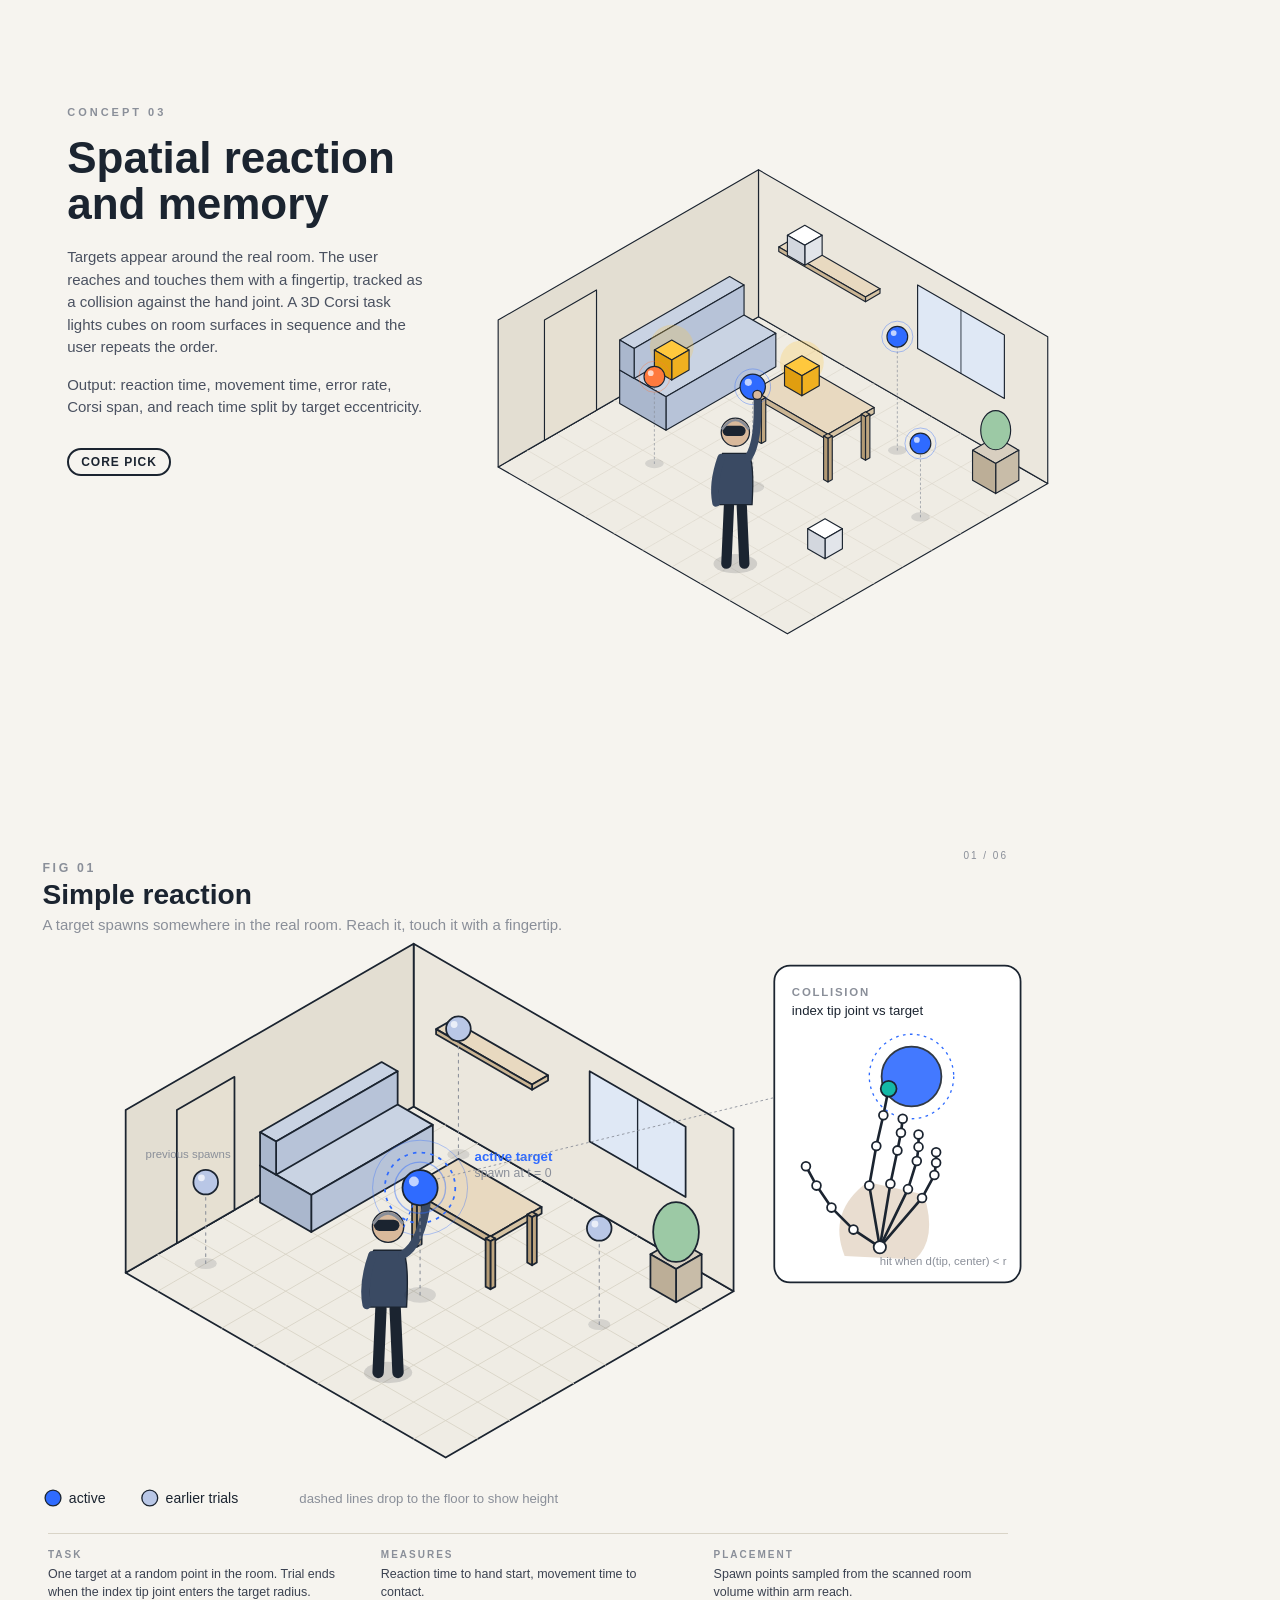
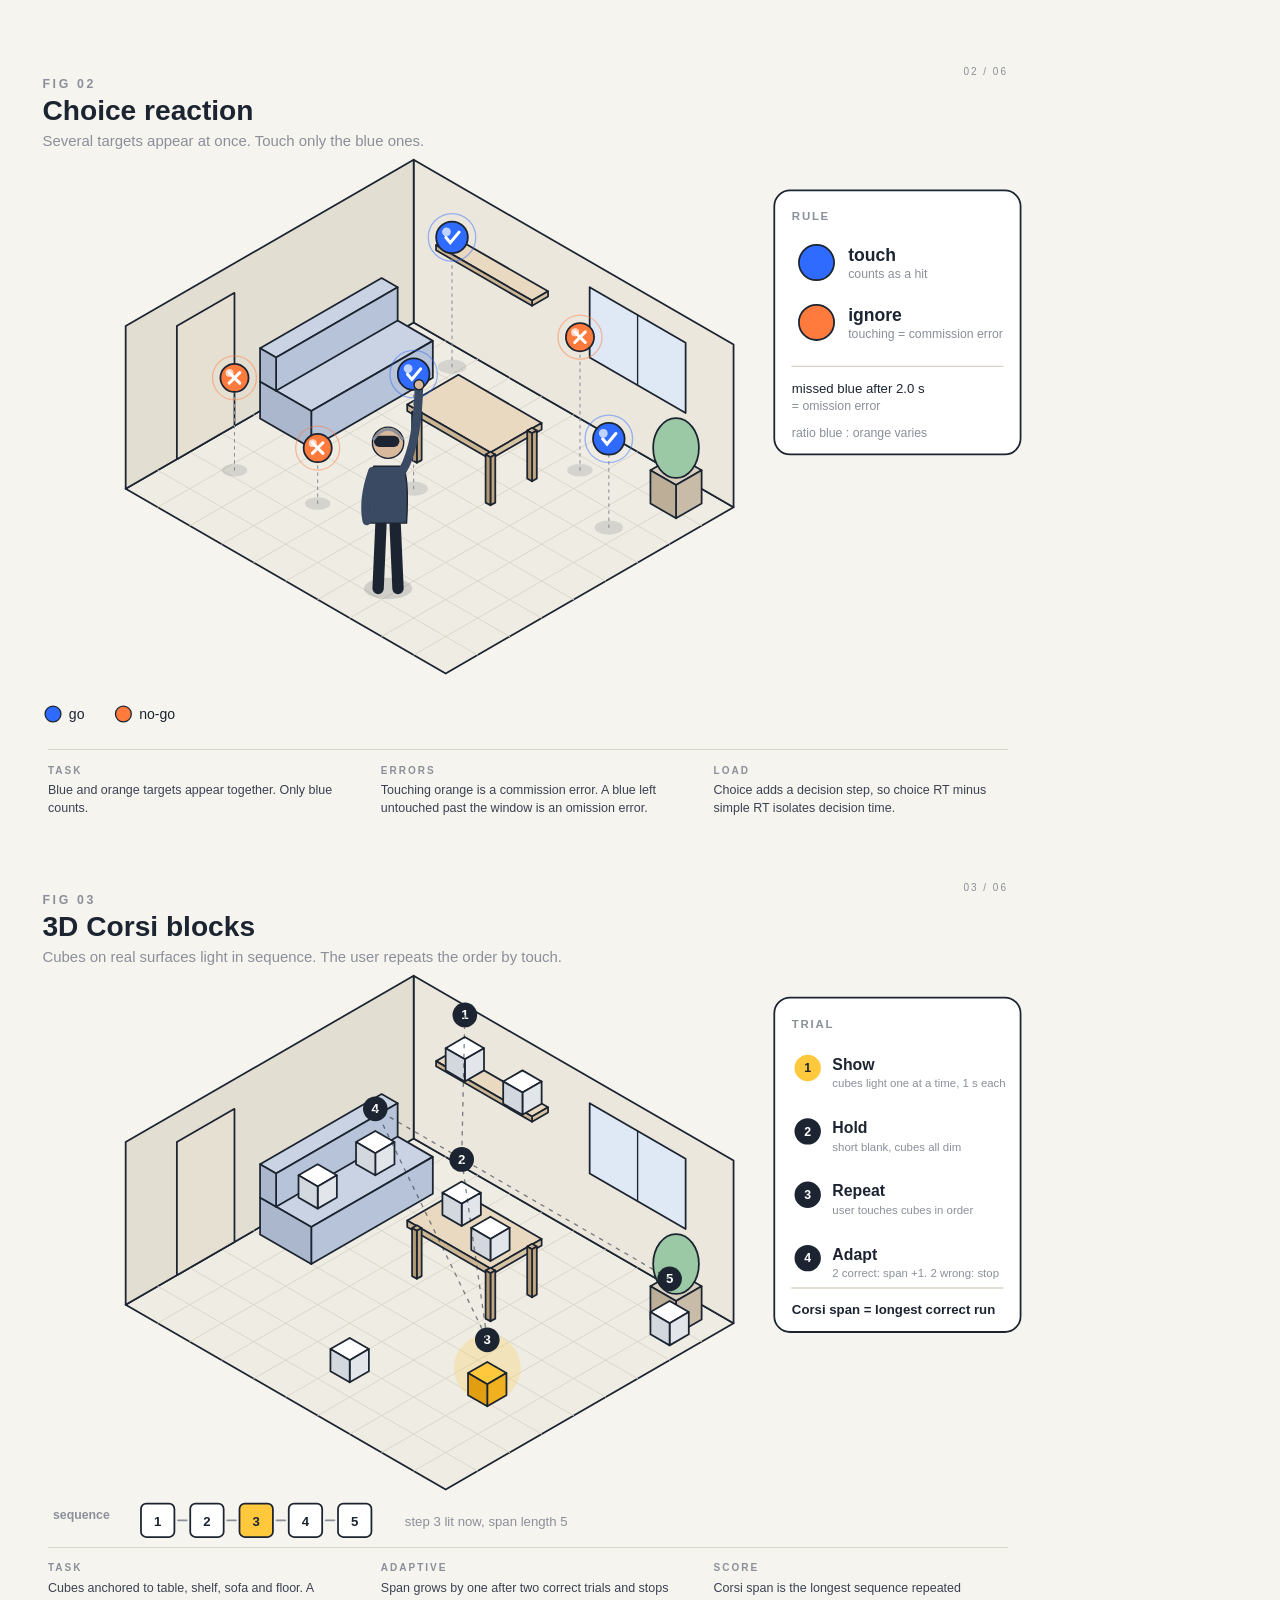
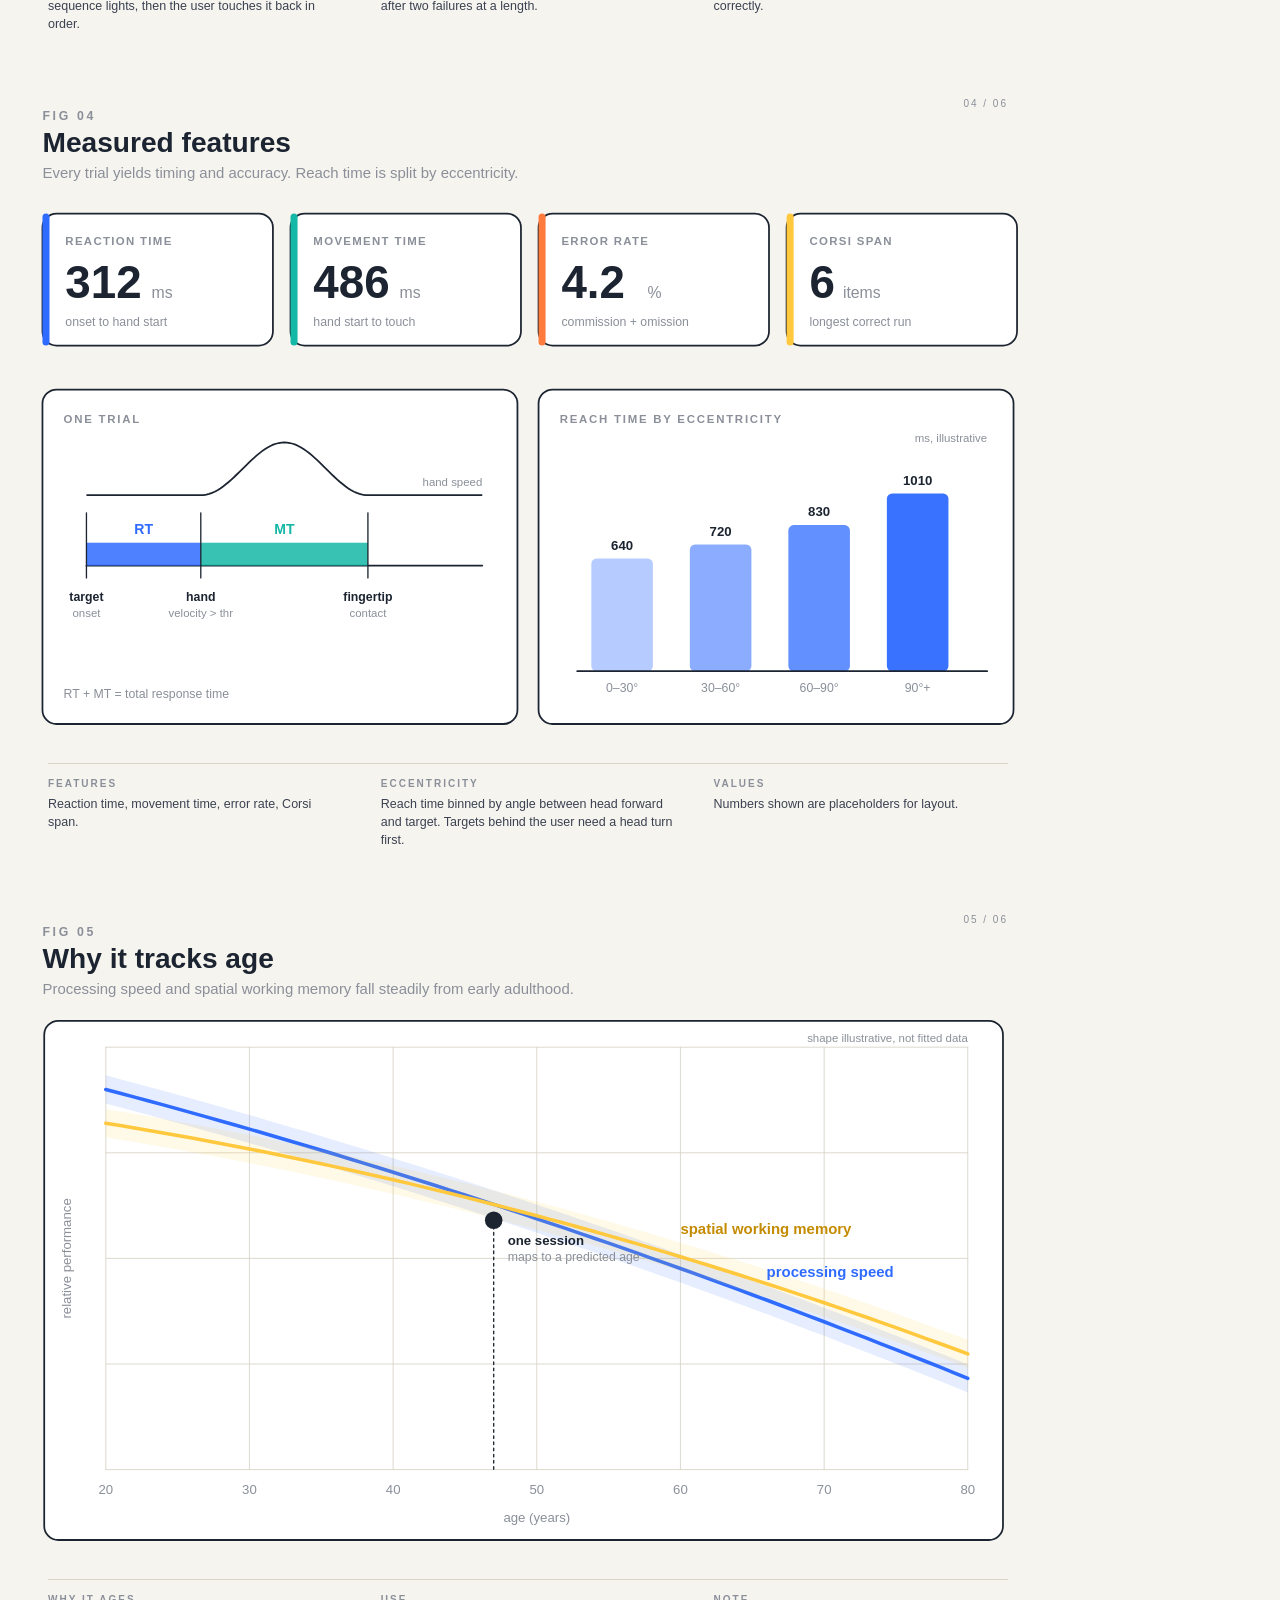
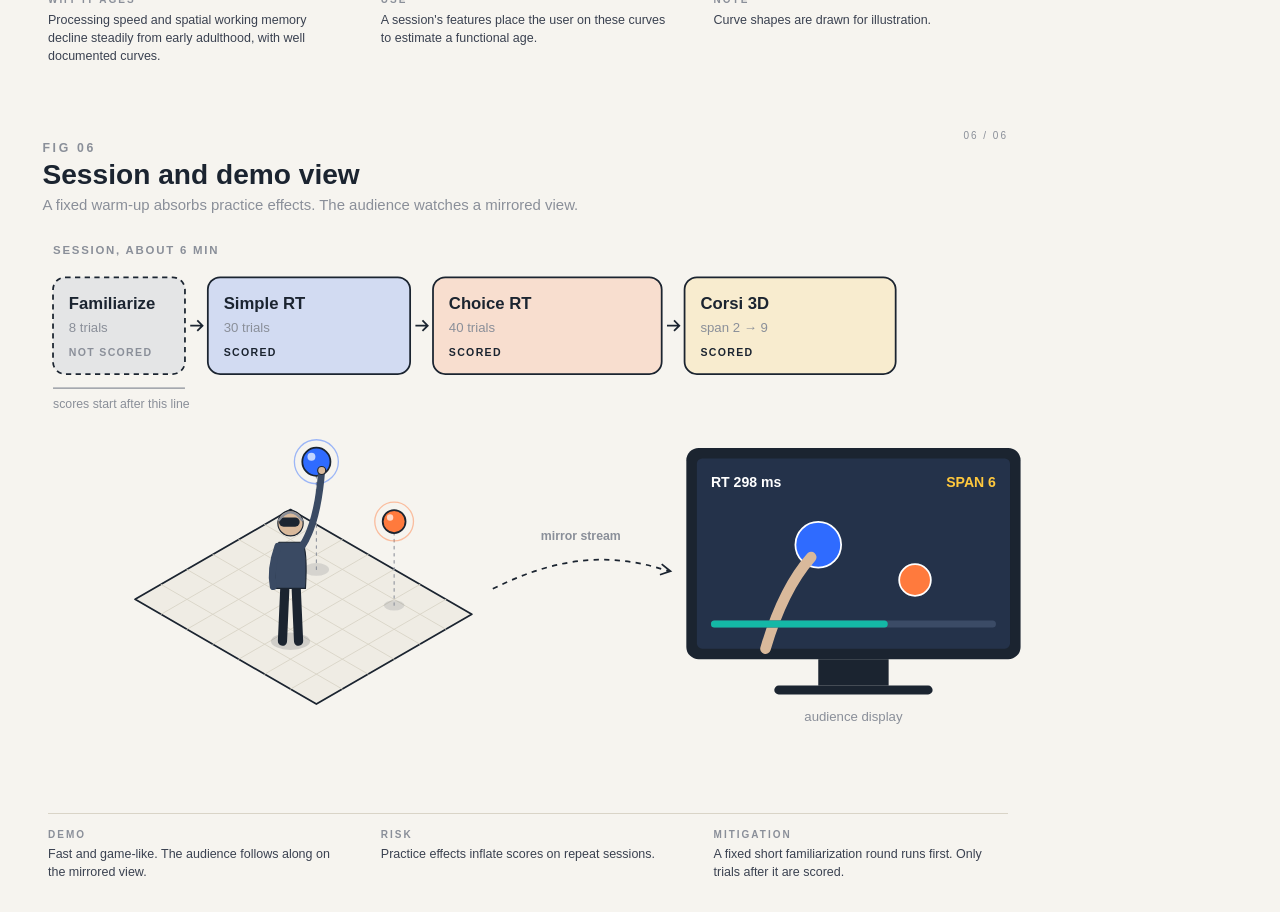
<file: concept/src/doc.html>
<!doctype html><html><head><meta charset="utf-8"><title>Spatial reaction and memory</title>
<style>
@page{size:11in 8.5in;margin:0}
*{box-sizing:border-box}
body{margin:0;font-family:"Helvetica Neue",Helvetica,Arial,sans-serif;color:#1b2430;background:#f6f4ef}
.page:last-child{page-break-after:auto}.page{width:11in;height:8.5in;page-break-after:always;position:relative;overflow:hidden;background:#f6f4ef}
.cover img{position:absolute;right:-.5in;top:1.5in;width:7.2in}
.cover .t{position:absolute;left:.7in;top:1.1in;width:3.7in}
.k{font-size:11px;letter-spacing:3px;font-weight:700;color:#8a8f99;text-transform:uppercase}
h1{font-size:44px;line-height:1.05;margin:.18in 0 .2in}
.cover p{font-size:15px;line-height:1.5;color:#4a5160}
.tag{display:inline-block;margin-top:.15in;padding:5px 12px;border:2px solid #1b2430;border-radius:999px;font-size:12px;font-weight:700;letter-spacing:1px}
.fig img{position:absolute;left:0;top:0;width:11in;height:7.33in}
.fig .cap{position:absolute;left:.5in;right:.5in;bottom:.32in;display:flex;gap:.4in;font-size:12.5px;line-height:1.45;color:#3a4150;border-top:1.5px solid #d9d4c7;padding-top:.14in}
.cap b{display:block;font-size:10px;letter-spacing:2px;color:#8a8f99;margin-bottom:3px}
.cap div{flex:1}
.foot{position:absolute;right:.5in;top:.35in;font-size:10px;color:#8a8f99;letter-spacing:2px}
</style></head><body>
<section class="page cover"><img src="../svg/cover.svg">
<div class="t"><div class="k">Concept 03</div>
<h1>Spatial reaction and memory</h1>
<p>Targets appear around the real room. The user reaches and touches them with a fingertip, tracked as a collision against the hand joint. A 3D Corsi task lights cubes on room surfaces in sequence and the user repeats the order.</p>
<p>Output: reaction time, movement time, error rate, Corsi span, and reach time split by target eccentricity.</p>
<span class="tag">CORE PICK</span></div></section>

<section class="page fig"><img src="../svg/fig01_reaction.svg"><div class="foot">01 / 06</div><div class="cap">
<div><b>TASK</b>One target at a random point in the room. Trial ends when the index tip joint enters the target radius.</div>
<div><b>MEASURES</b>Reaction time to hand start, movement time to contact.</div>
<div><b>PLACEMENT</b>Spawn points sampled from the scanned room volume within arm reach.</div></div></section>

<section class="page fig"><img src="../svg/fig02_choice.svg"><div class="foot">02 / 06</div><div class="cap">
<div><b>TASK</b>Blue and orange targets appear together. Only blue counts.</div>
<div><b>ERRORS</b>Touching orange is a commission error. A blue left untouched past the window is an omission error.</div>
<div><b>LOAD</b>Choice adds a decision step, so choice RT minus simple RT isolates decision time.</div></div></section>

<section class="page fig"><img src="../svg/fig03_corsi.svg"><div class="foot">03 / 06</div><div class="cap">
<div><b>TASK</b>Cubes anchored to table, shelf, sofa and floor. A sequence lights, then the user touches it back in order.</div>
<div><b>ADAPTIVE</b>Span grows by one after two correct trials and stops after two failures at a length.</div>
<div><b>SCORE</b>Corsi span is the longest sequence repeated correctly.</div></div></section>

<section class="page fig"><img src="../svg/fig04_metrics.svg"><div class="foot">04 / 06</div><div class="cap">
<div><b>FEATURES</b>Reaction time, movement time, error rate, Corsi span.</div>
<div><b>ECCENTRICITY</b>Reach time binned by angle between head forward and target. Targets behind the user need a head turn first.</div>
<div><b>VALUES</b>Numbers shown are placeholders for layout.</div></div></section>

<section class="page fig"><img src="../svg/fig05_aging.svg"><div class="foot">05 / 06</div><div class="cap">
<div><b>WHY IT AGES</b>Processing speed and spatial working memory decline steadily from early adulthood, with well documented curves.</div>
<div><b>USE</b>A session's features place the user on these curves to estimate a functional age.</div>
<div><b>NOTE</b>Curve shapes are drawn for illustration.</div></div></section>

<section class="page fig"><img src="../svg/fig06_session.svg"><div class="foot">06 / 06</div><div class="cap">
<div><b>DEMO</b>Fast and game-like. The audience follows along on the mirrored view.</div>
<div><b>RISK</b>Practice effects inflate scores on repeat sessions.</div>
<div><b>MITIGATION</b>A fixed short familiarization round runs first. Only trials after it are scored.</div></div></section>
</body></html>
</file>
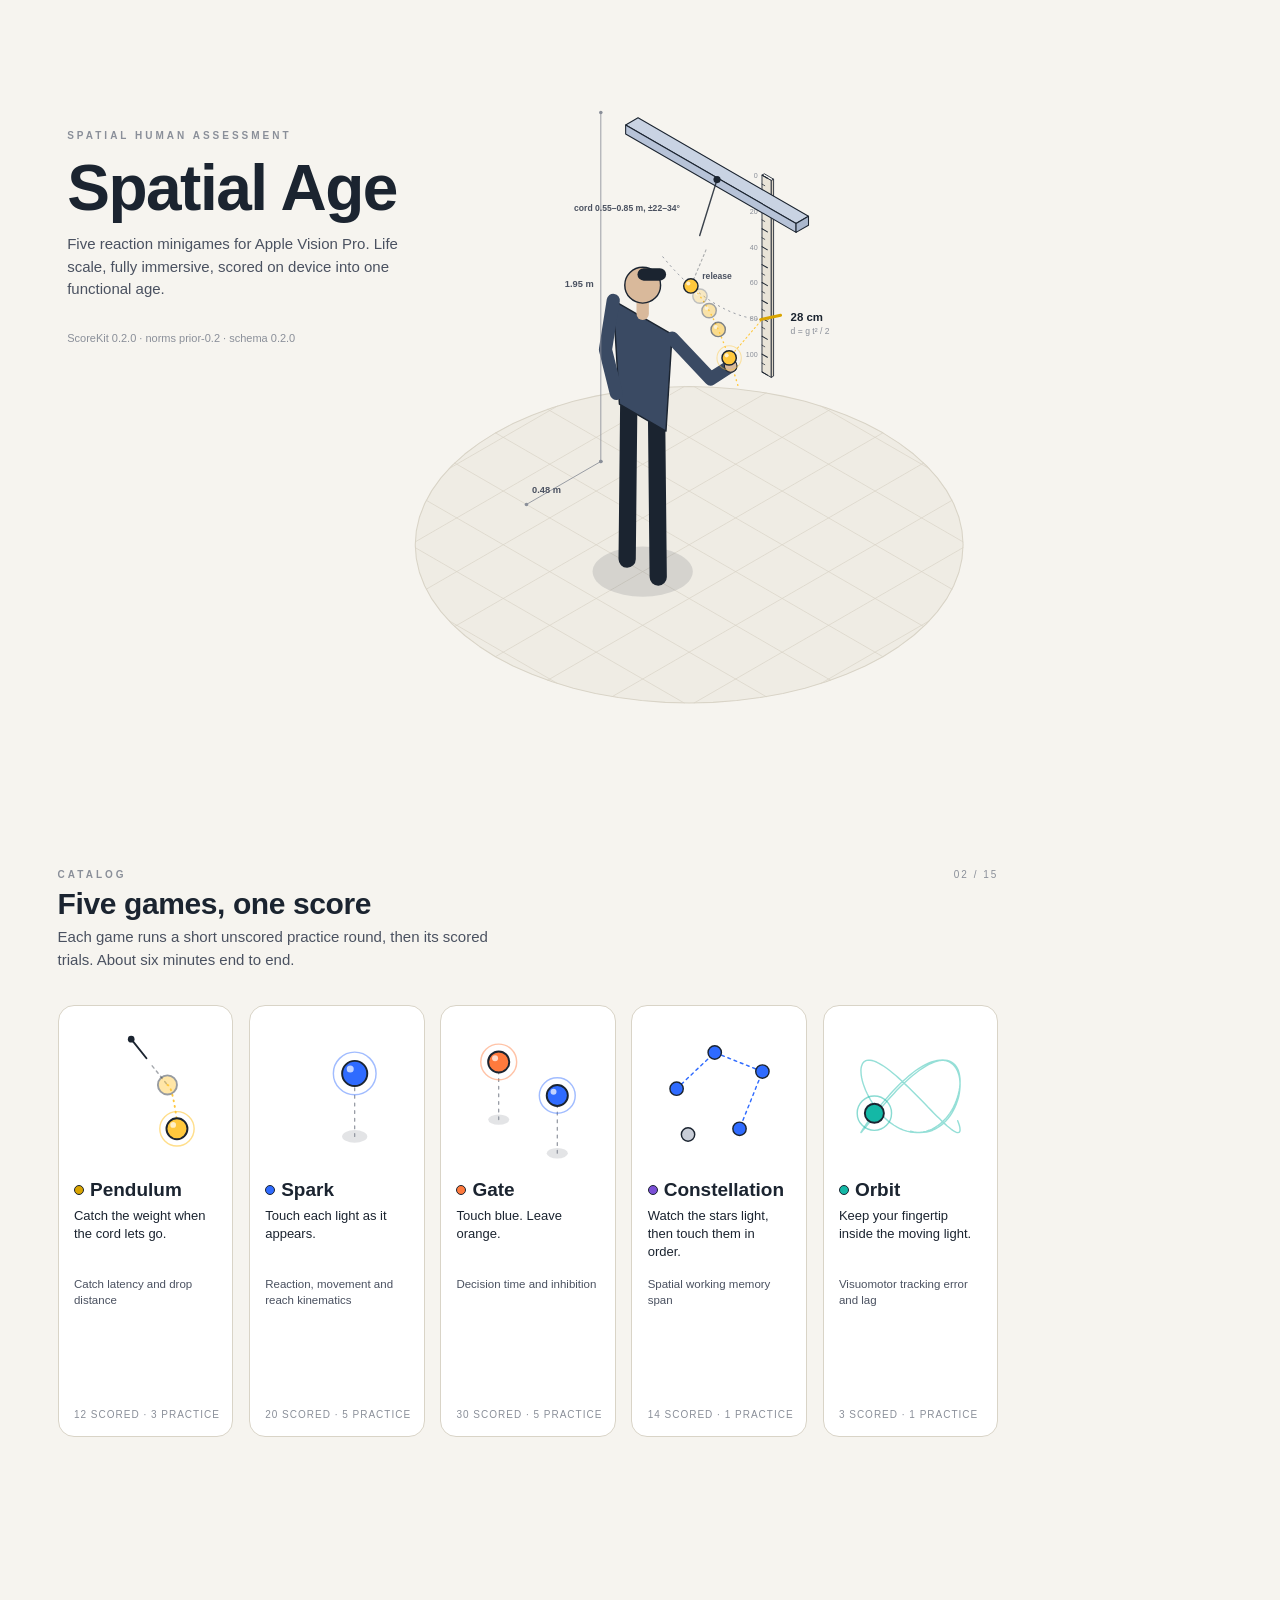
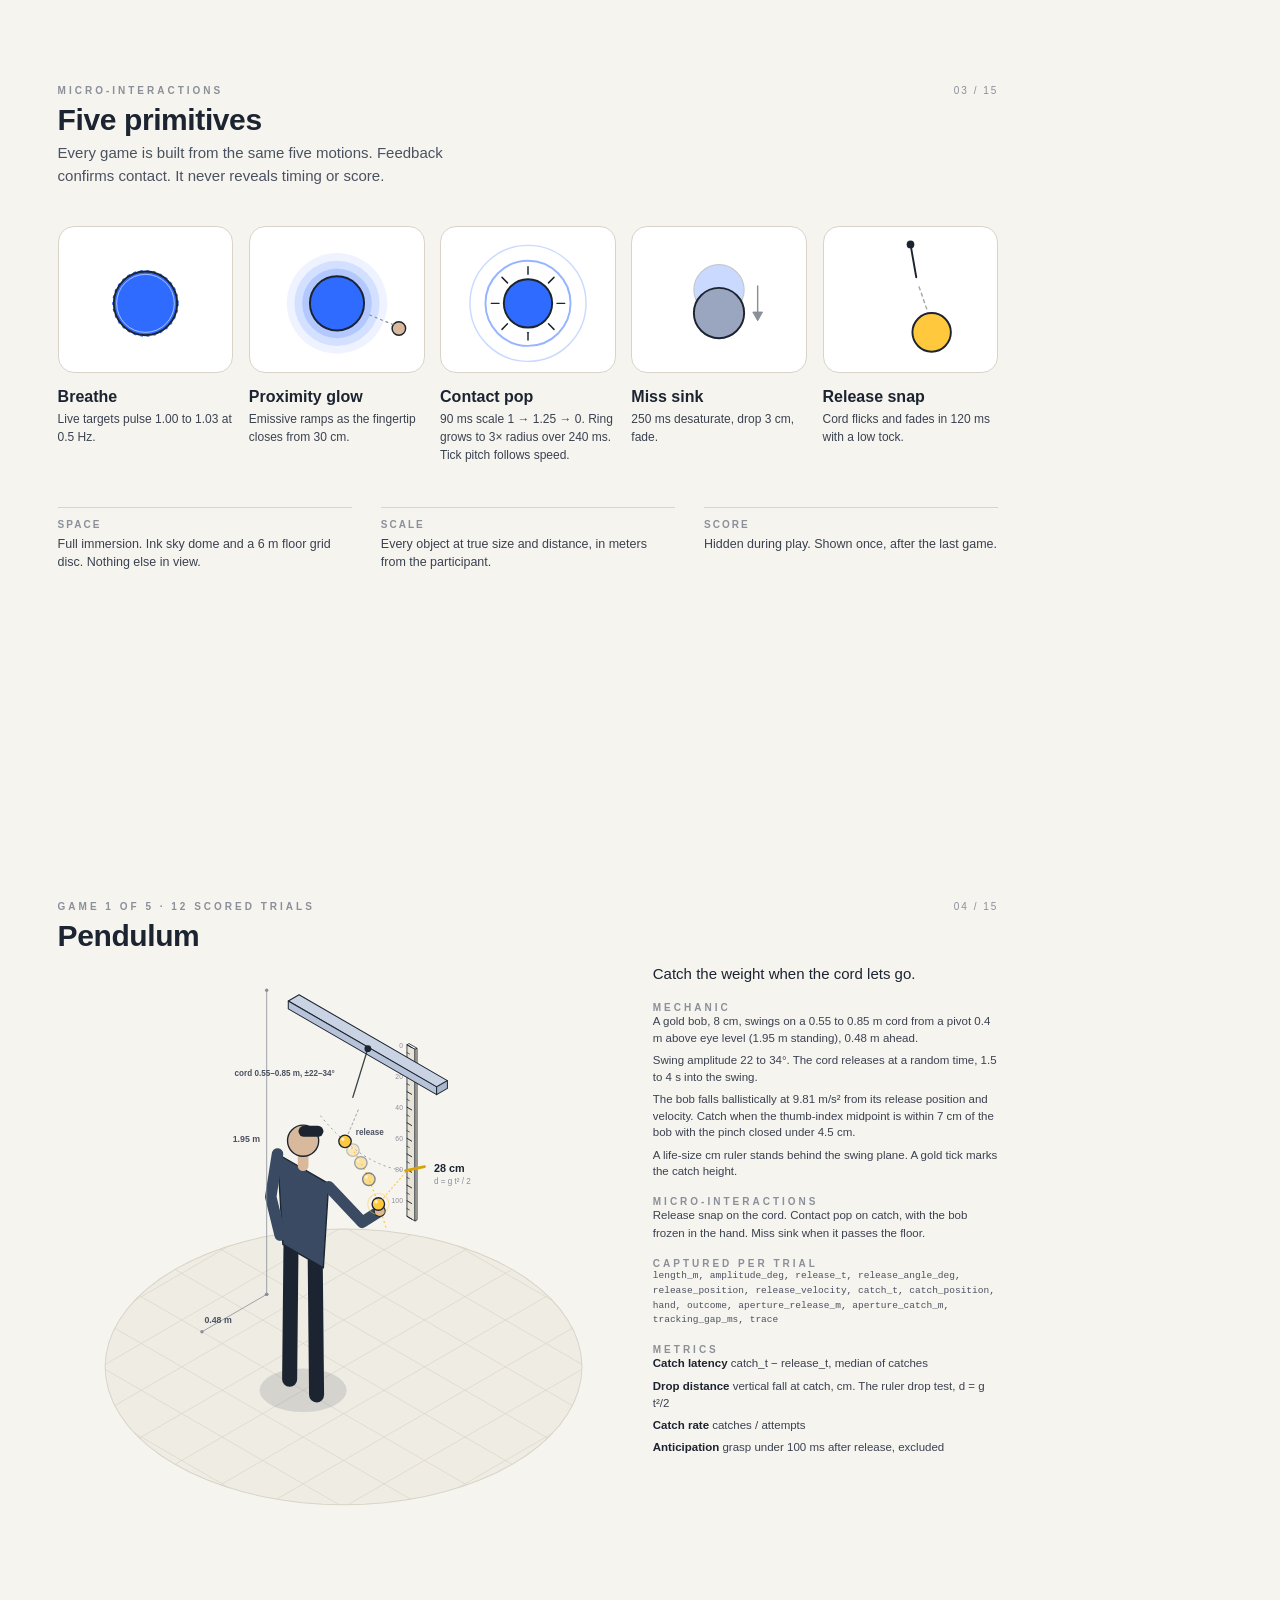
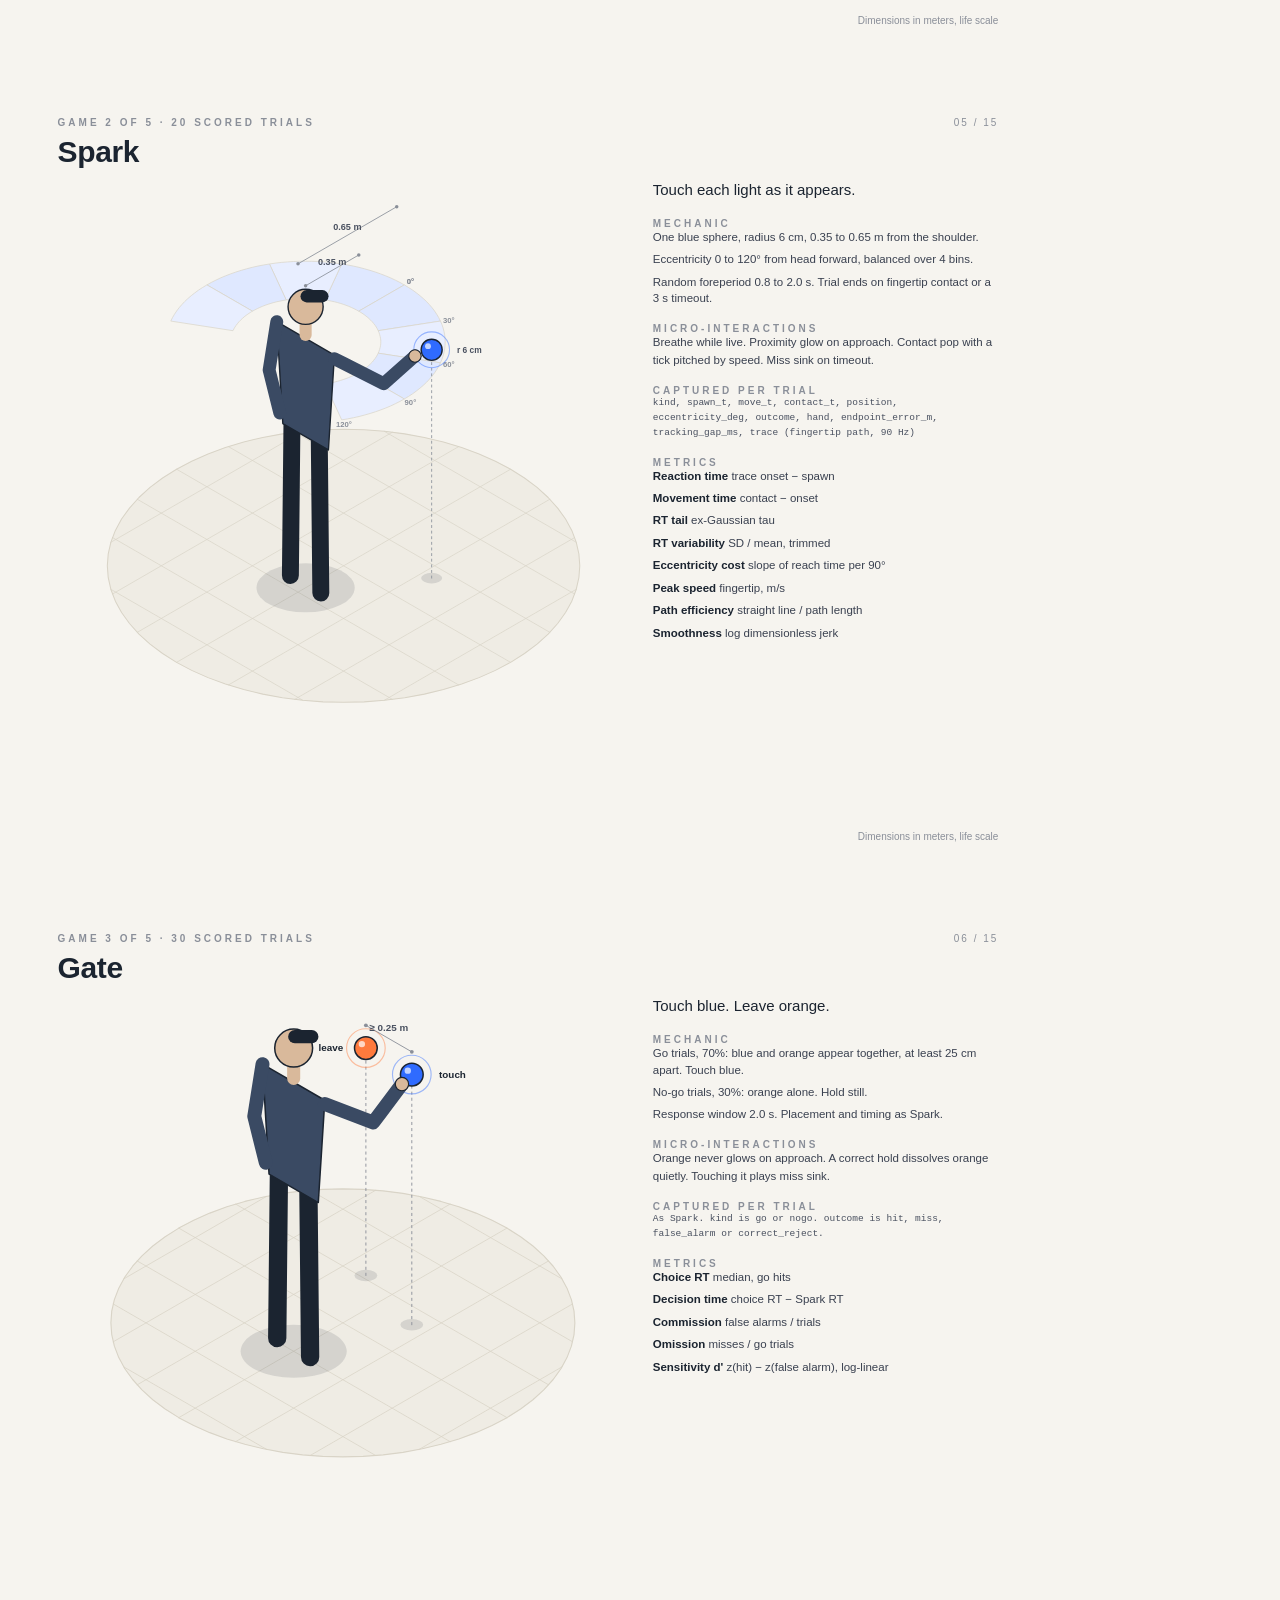
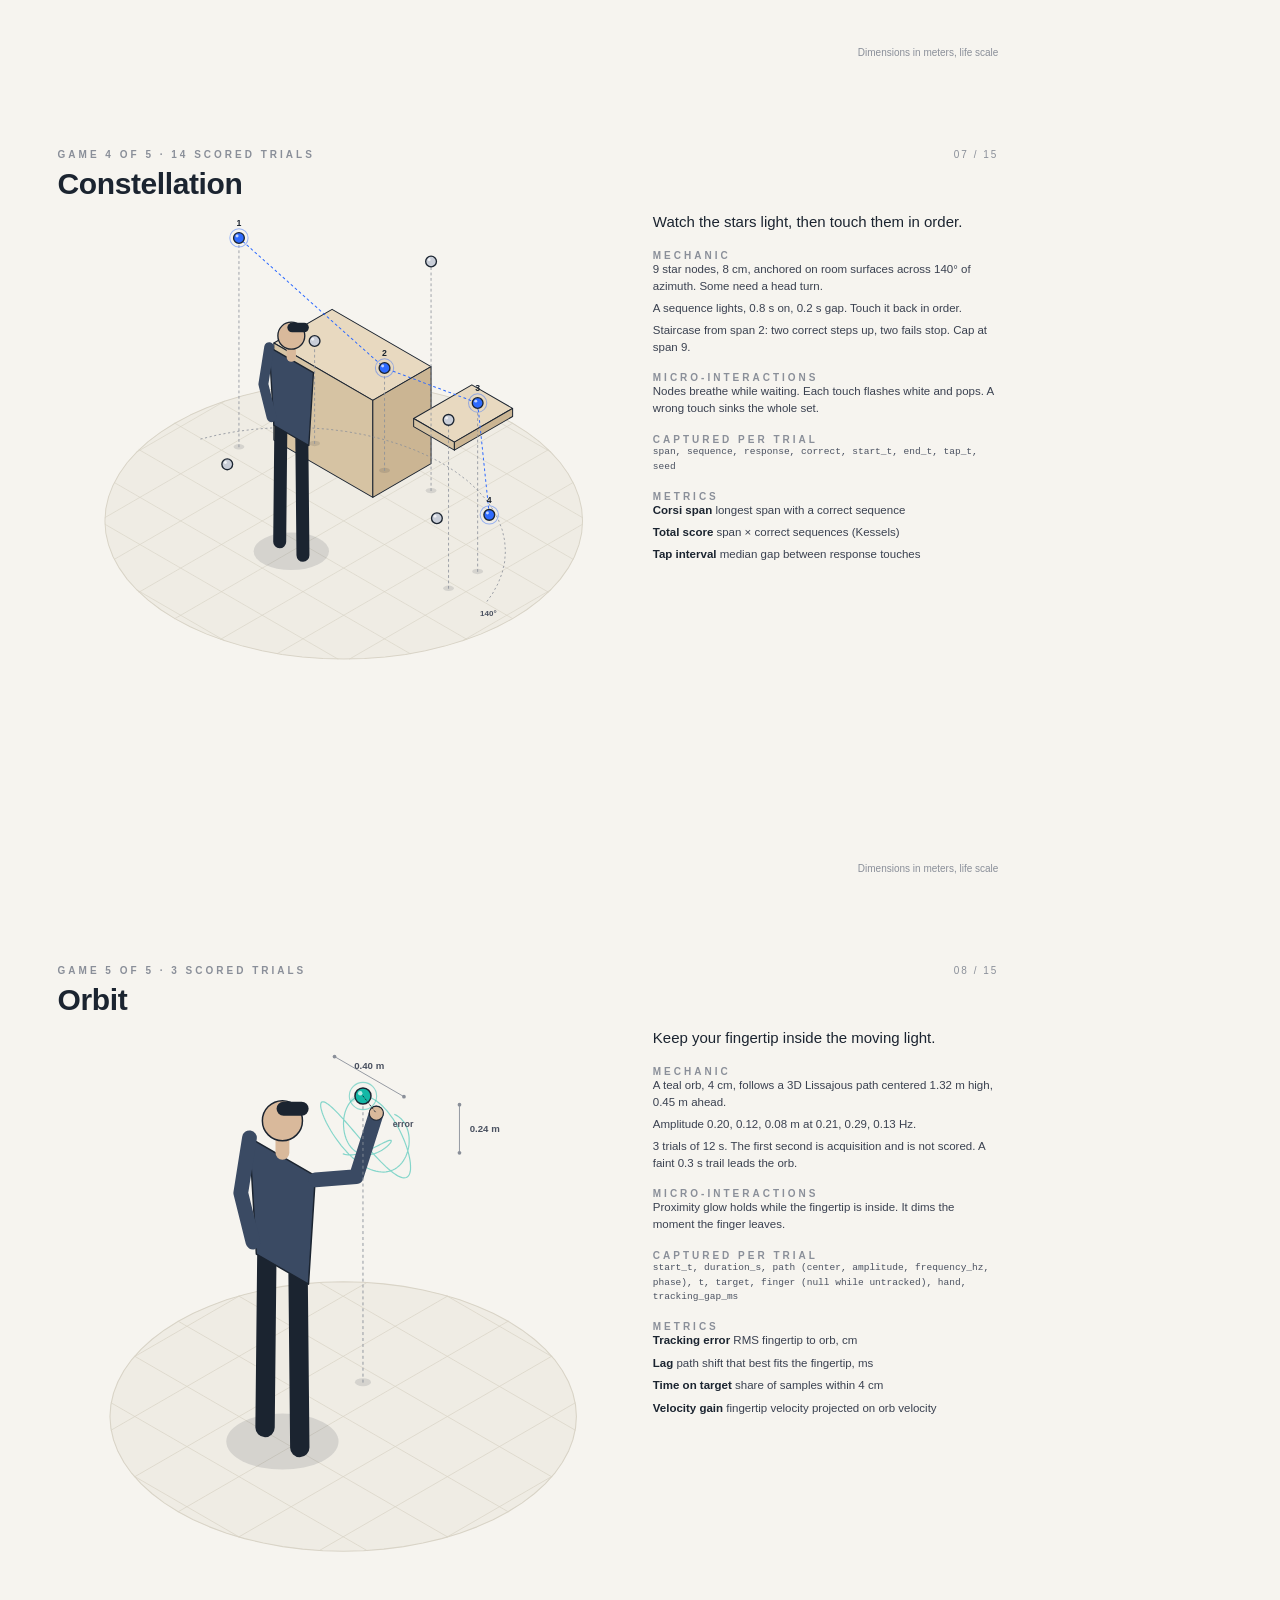
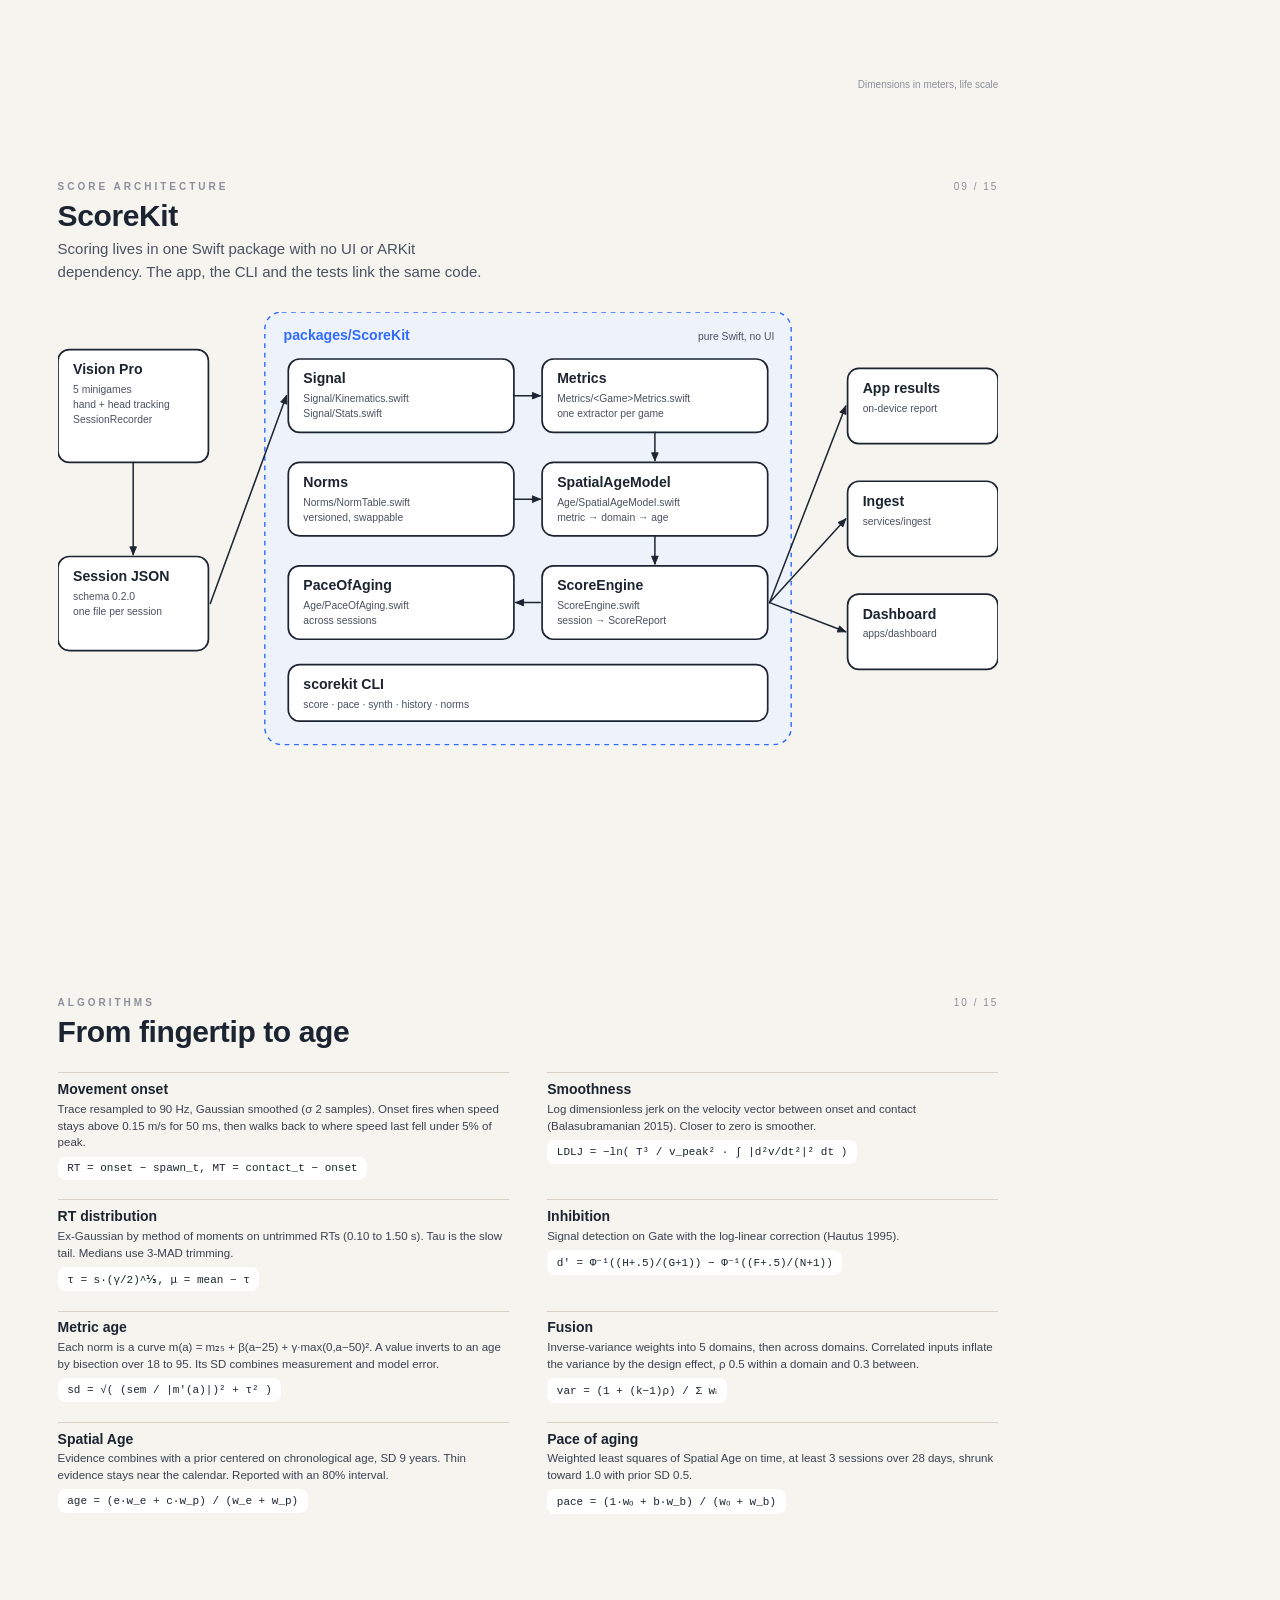
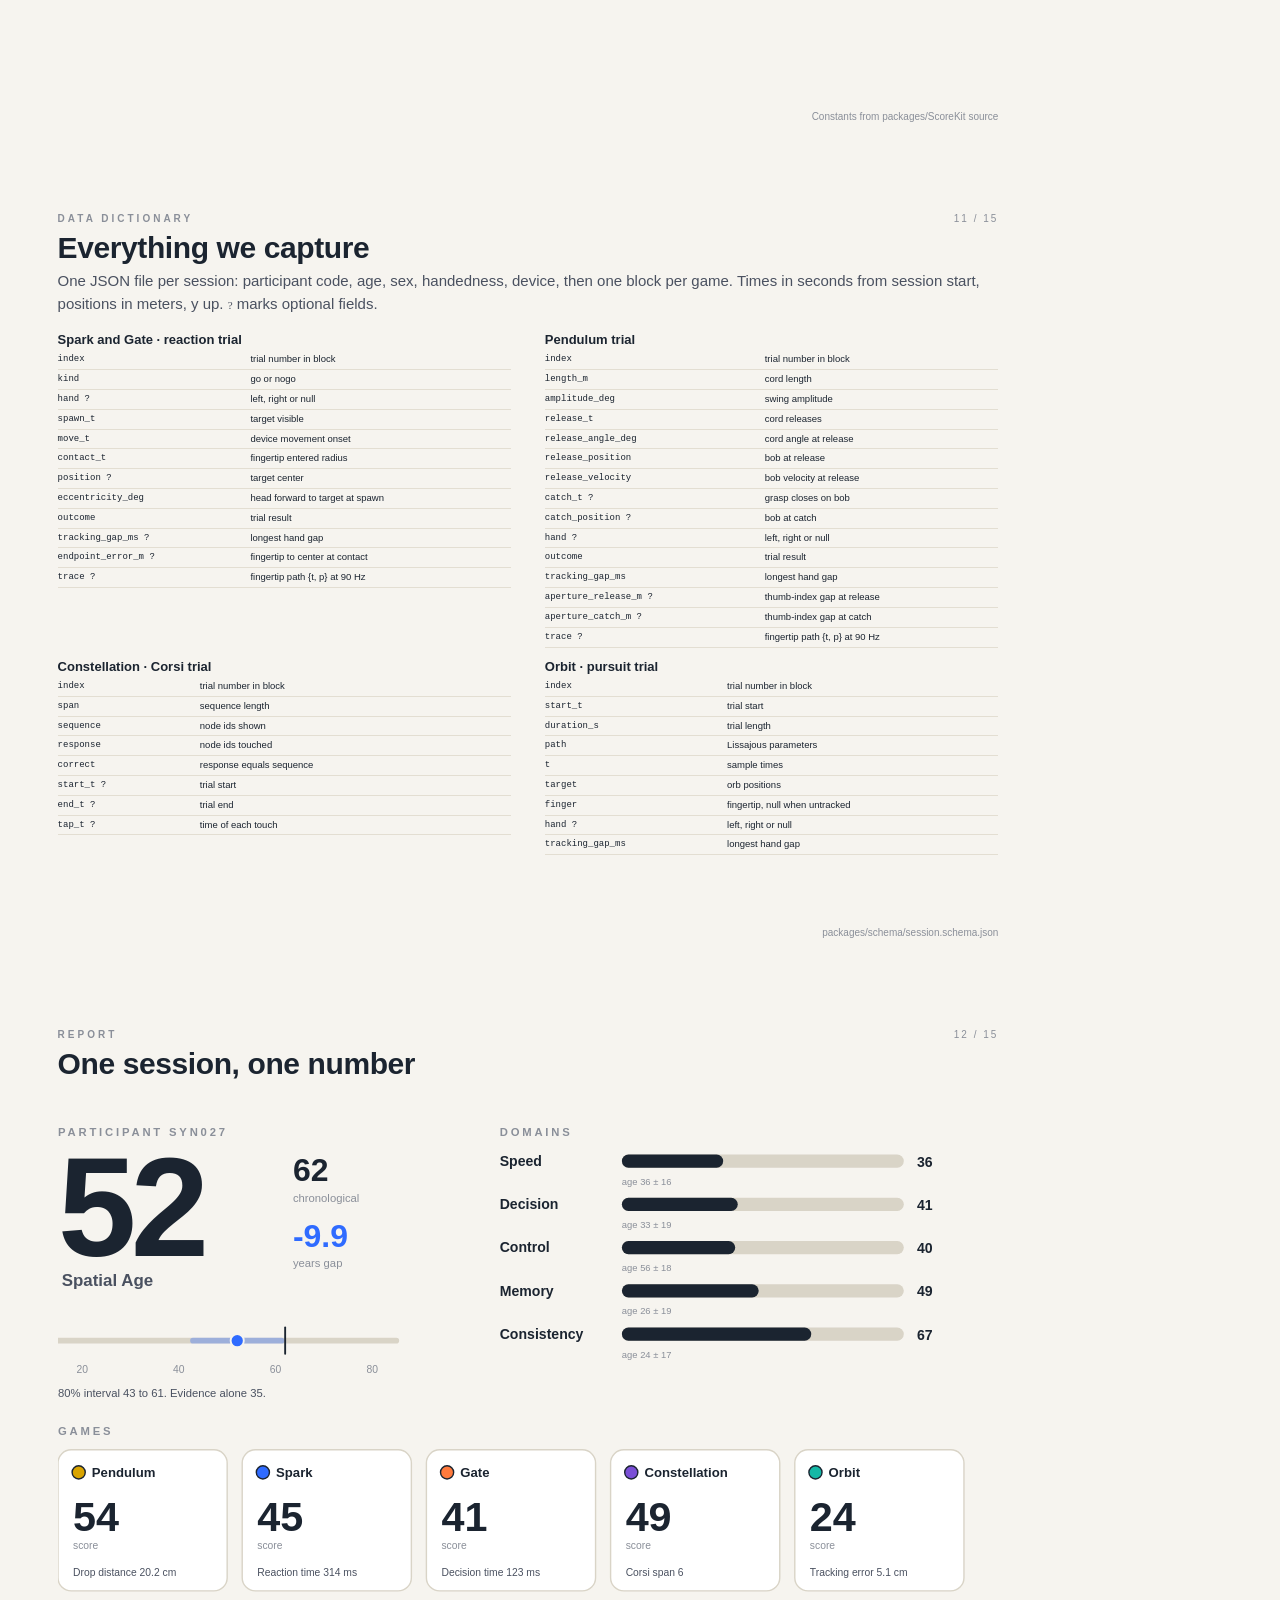
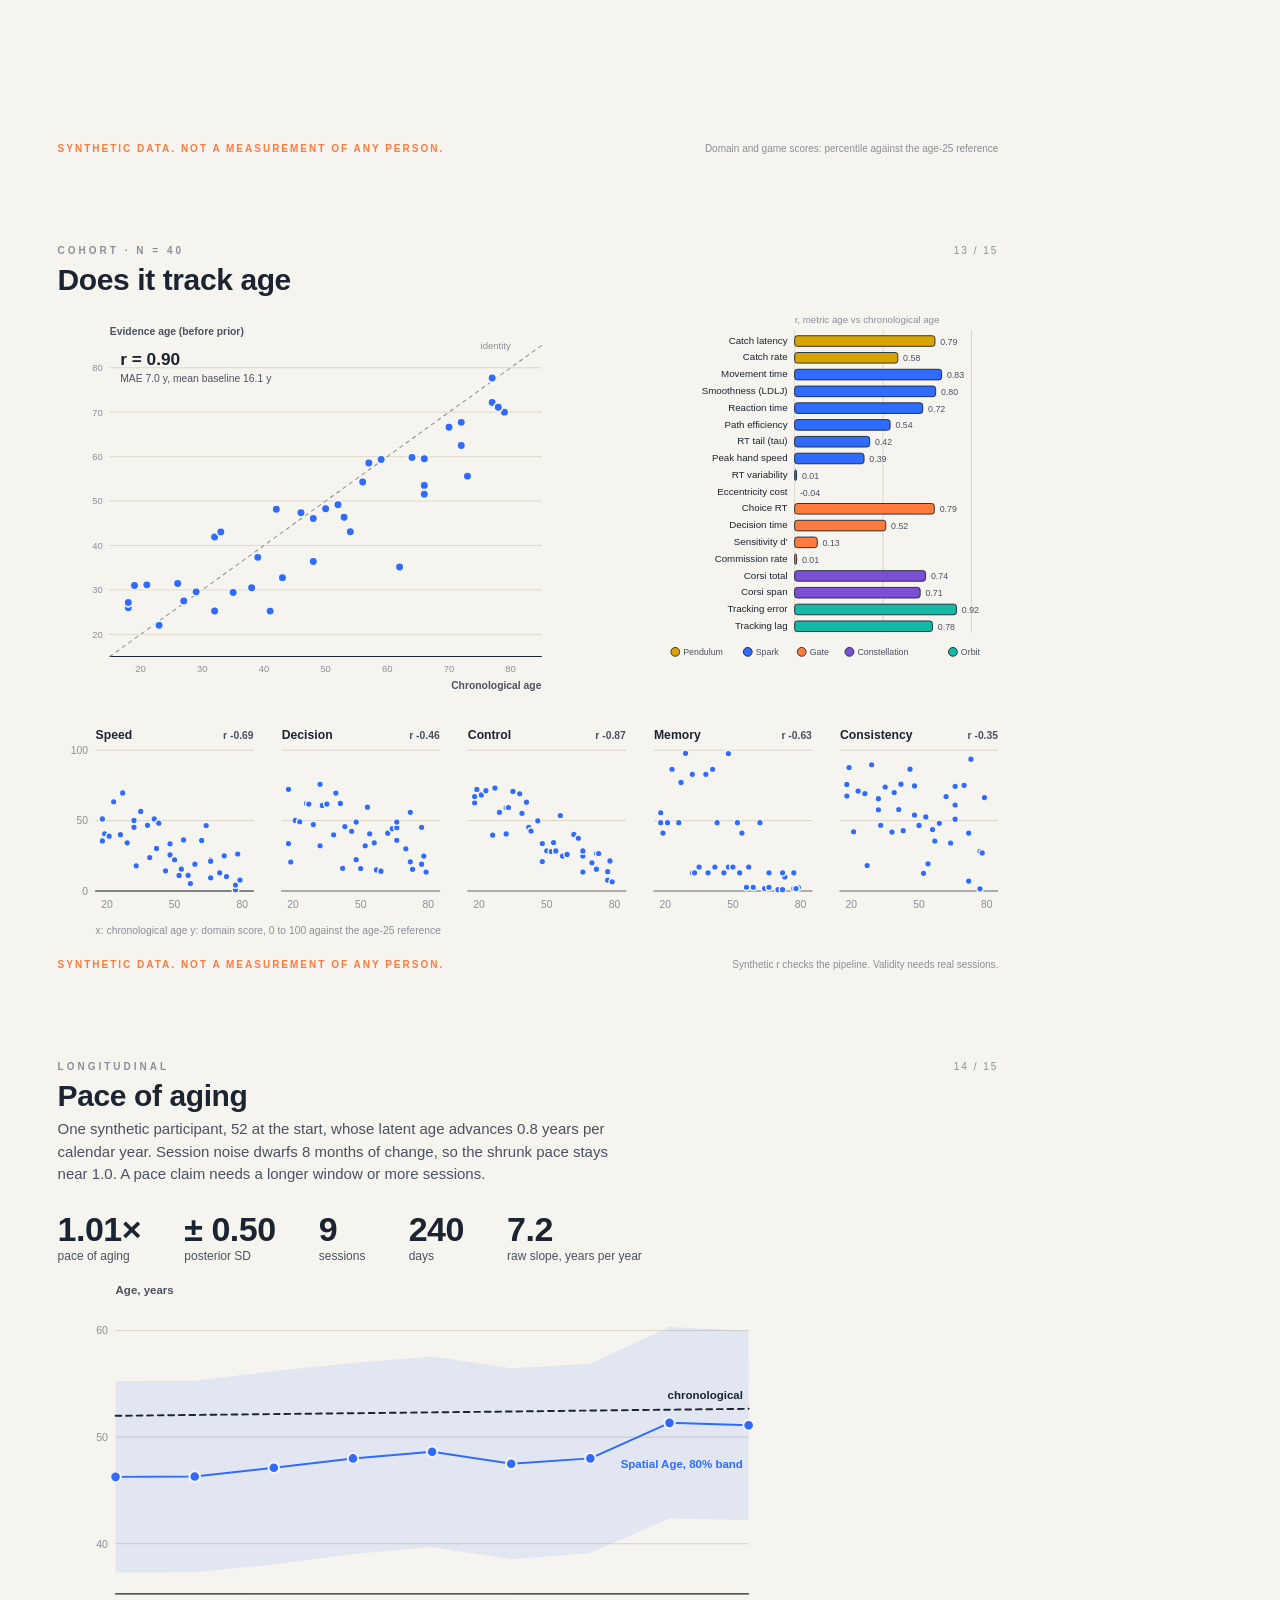
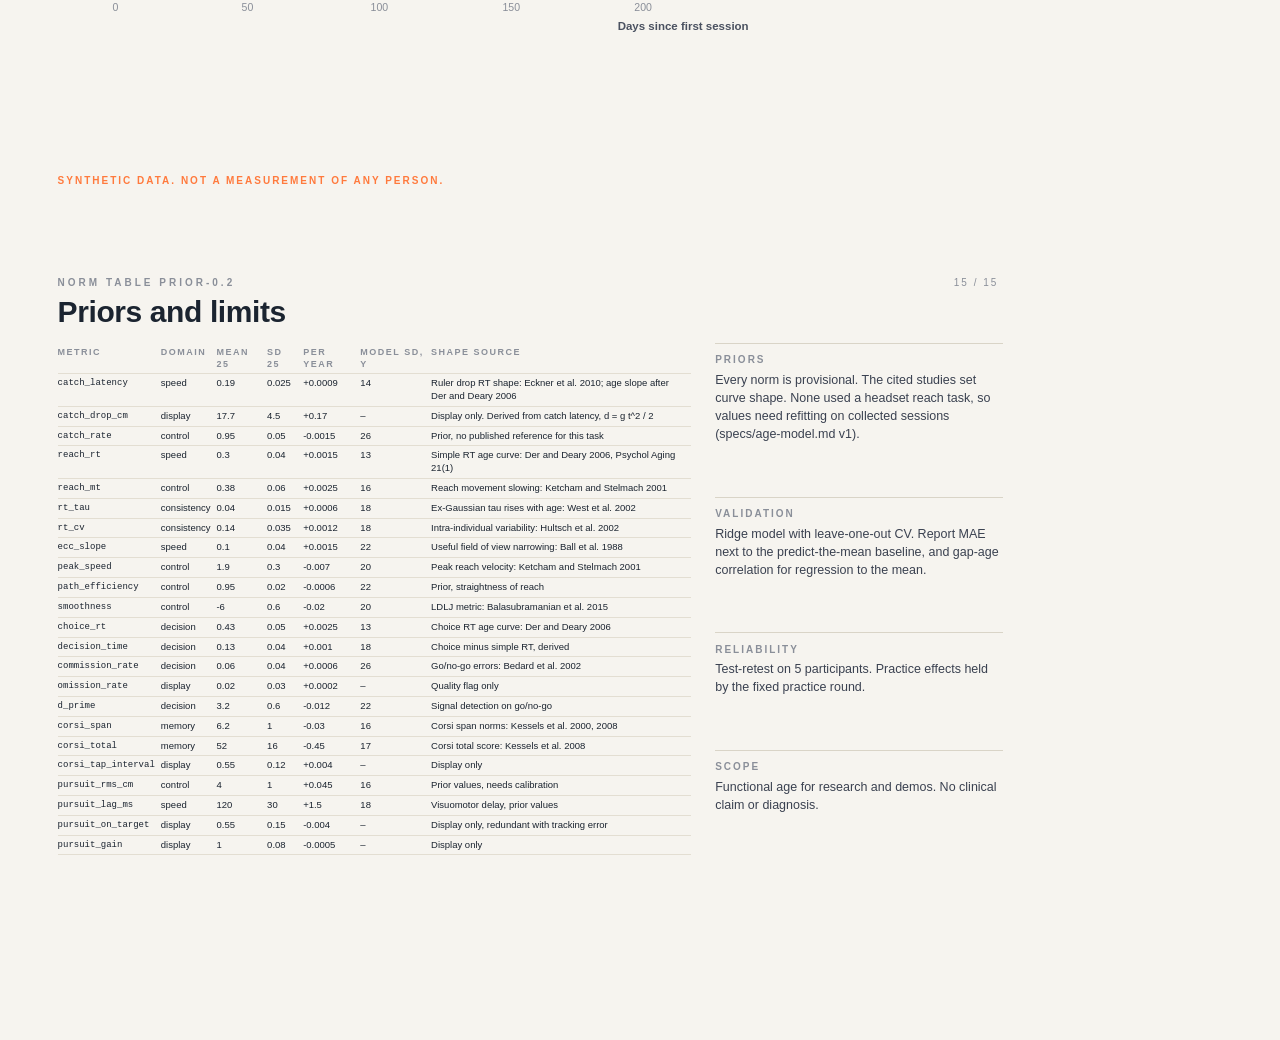
<file: showcase/src/doc.html>
<!doctype html><html><head><meta charset='utf-8'><title>Spatial Age</title><style>
@page{size:11in 8.5in;margin:0}
*{box-sizing:border-box}
body{margin:0;font-family:"Helvetica Neue",Helvetica,Arial,sans-serif;color:#1b2430;background:#f6f4ef;-webkit-print-color-adjust:exact;print-color-adjust:exact}
.page{width:11in;height:8.5in;page-break-after:always;position:relative;overflow:hidden;background:#f6f4ef;padding:.55in .6in}
.page:last-child{page-break-after:auto}
.k{font-size:10px;letter-spacing:3px;font-weight:700;color:#8a8f99;text-transform:uppercase}
h1{font-size:64px;line-height:1;margin:.16in 0 .14in;letter-spacing:-1.5px}
h2{font-size:30px;line-height:1.1;margin:.08in 0 .06in;letter-spacing:-.4px}
p{font-size:13px;line-height:1.5;color:#3a4150;margin:0 0 .1in}
.num{position:absolute;right:.6in;top:.55in;font-size:10px;color:#8a8f99;letter-spacing:2px}
.syn{position:absolute;left:.6in;bottom:.4in;font-size:10px;letter-spacing:2px;color:#ff7a3d;font-weight:700}
.foot{position:absolute;right:.6in;bottom:.4in;font-size:10px;color:#8a8f99}
.lede{font-size:15px;color:#4a5160;max-width:4.6in}
.cards{display:grid;grid-template-columns:repeat(5,1fr);gap:.16in;margin-top:.35in}
.card{background:#fff;border-radius:16px;padding:.16in;border:1.5px solid #d9d4c7;height:4.5in;position:relative}
.card img{width:100%;height:1.5in;object-fit:contain}
.card h3{font-size:19px;margin:.1in 0 .06in}
.card .i{font-size:13px;line-height:1.4;color:#1b2430;min-height:.6in}
.card .m{font-size:11.5px;line-height:1.4;color:#4a5160;margin-top:.12in}
.card .t{position:absolute;left:.16in;bottom:.16in;font-size:10px;color:#8a8f99;letter-spacing:1px}
.dot{display:inline-block;width:10px;height:10px;border-radius:50%;border:1.5px solid #1b2430;margin-right:6px;vertical-align:1px}
.game{display:grid;grid-template-columns:6.1in 3.6in;gap:.1in}
.game img{width:6.1in;height:6.35in;object-fit:contain;object-position:center top;margin-top:.05in}
.side .sec{margin-top:.17in}
.side ul{margin:0;padding-left:0;list-style:none}
.side li{font-size:11.5px;line-height:1.45;color:#3a4150;margin-bottom:.06in}
.side li b{color:#1b2430}
.side .f{font-family:Menlo,monospace;font-size:9.5px;line-height:1.55;color:#4a5160}
.prims{display:grid;grid-template-columns:repeat(5,1fr);gap:.16in;margin-top:.4in}
.prim img{width:100%;background:#fff;border-radius:16px;border:1.5px solid #d9d4c7}
.prim h3{font-size:16px;margin:.12in 0 .04in}
.prim p{font-size:12px}
.env{margin-top:.35in;display:grid;grid-template-columns:repeat(3,1fr);gap:.3in}
.env div{border-top:1.5px solid #d9d4c7;padding-top:.1in;font-size:12.5px;line-height:1.45;color:#3a4150}
.env b{display:block;font-size:10px;letter-spacing:2px;color:#8a8f99;margin-bottom:3px}
.algo{display:grid;grid-template-columns:1fr 1fr;gap:.18in .4in;margin-top:.25in}
.algo div{border-top:1.5px solid #d9d4c7;padding-top:.08in}
.algo h3{font-size:14px;margin:0 0 .04in}
.algo p{font-size:11.5px;line-height:1.45;margin:0 0 .04in}
.eq{font-family:Menlo,monospace;font-size:11px;color:#1b2430;background:#fff;border-radius:8px;padding:.06in .1in;display:inline-block;margin:.02in 0}
table{border-collapse:collapse;width:100%}
td,th{font-size:9.5px;line-height:1.35;text-align:left;padding:3px 6px 3px 0;border-bottom:1px solid #e3ded2;vertical-align:top}
th{font-size:9px;letter-spacing:1.5px;color:#8a8f99;text-transform:uppercase;font-weight:700}
td.c{font-family:Menlo,monospace;font-size:9px;color:#1b2430;white-space:nowrap}
.dd{display:grid;grid-template-columns:1fr 1fr;gap:.12in .35in;margin-top:.18in}
.dd h3{font-size:13px;margin:0 0 .03in}
.two{display:grid;grid-template-columns:6.2in 3.5in;gap:.1in;margin-top:.15in}
.stat{display:flex;gap:.45in;margin-top:.25in}
.stat div{font-size:12px;color:#4a5160}
.stat b{display:block;font-size:34px;color:#1b2430;letter-spacing:-.5px}
</style></head><body><section class='page'><img src='../svg/cover.svg' style='position:absolute;right:.3in;top:.4in;width:6.9in;height:7.7in;object-fit:contain'><div style='position:absolute;left:.7in;top:1.35in;width:3.6in'><div class='k'>Spatial Human Assessment</div><h1>Spatial Age</h1><p class='lede'>Five reaction minigames for Apple Vision Pro. Life scale, fully immersive, scored on device into one functional age.</p><p style='margin-top:.3in;font-size:11px;color:#8a8f99'>ScoreKit 0.2.0 · norms prior-0.2 · schema 0.2.0</p></div></section><section class='page'><div class='k'>Catalog</div><div class='num'>02 / 15</div><h2>Five games, one score</h2><p class='lede'>Each game runs a short unscored practice round, then its scored trials. About six minutes end to end.</p><div class='cards'><div class='card'><img src='../svg/icon_pendulum.svg'><h3><span class='dot' style='background:#d9a400'></span>Pendulum</h3><div class='i'>Catch the weight when the cord lets go.</div><div class='m'>Catch latency and drop distance</div><div class='t'>12 SCORED · 3 PRACTICE</div></div><div class='card'><img src='../svg/icon_spark.svg'><h3><span class='dot' style='background:#2f6bff'></span>Spark</h3><div class='i'>Touch each light as it appears.</div><div class='m'>Reaction, movement and reach kinematics</div><div class='t'>20 SCORED · 5 PRACTICE</div></div><div class='card'><img src='../svg/icon_gate.svg'><h3><span class='dot' style='background:#ff7a3d'></span>Gate</h3><div class='i'>Touch blue. Leave orange.</div><div class='m'>Decision time and inhibition</div><div class='t'>30 SCORED · 5 PRACTICE</div></div><div class='card'><img src='../svg/icon_constellation.svg'><h3><span class='dot' style='background:#7a4fd6'></span>Constellation</h3><div class='i'>Watch the stars light, then touch them in order.</div><div class='m'>Spatial working memory span</div><div class='t'>14 SCORED · 1 PRACTICE</div></div><div class='card'><img src='../svg/icon_orbit.svg'><h3><span class='dot' style='background:#14b8a6'></span>Orbit</h3><div class='i'>Keep your fingertip inside the moving light.</div><div class='m'>Visuomotor tracking error and lag</div><div class='t'>3 SCORED · 1 PRACTICE</div></div></div></section><section class='page'><div class='k'>Micro-interactions</div><div class='num'>03 / 15</div><h2>Five primitives</h2><p class='lede'>Every game is built from the same five motions. Feedback confirms contact. It never reveals timing or score.</p><div class='prims'><div class='prim'><img src='../svg/prim_breathe.svg'><h3>Breathe</h3><p>Live targets pulse 1.00 to 1.03 at 0.5 Hz.</p></div><div class='prim'><img src='../svg/prim_glow.svg'><h3>Proximity glow</h3><p>Emissive ramps as the fingertip closes from 30 cm.</p></div><div class='prim'><img src='../svg/prim_pop.svg'><h3>Contact pop</h3><p>90 ms scale 1 → 1.25 → 0. Ring grows to 3× radius over 240 ms. Tick pitch follows speed.</p></div><div class='prim'><img src='../svg/prim_sink.svg'><h3>Miss sink</h3><p>250 ms desaturate, drop 3 cm, fade.</p></div><div class='prim'><img src='../svg/prim_snap.svg'><h3>Release snap</h3><p>Cord flicks and fades in 120 ms with a low tock.</p></div></div><div class='env'><div><b>SPACE</b>Full immersion. Ink sky dome and a 6 m floor grid disc. Nothing else in view.</div><div><b>SCALE</b>Every object at true size and distance, in meters from the participant.</div><div><b>SCORE</b>Hidden during play. Shown once, after the last game.</div></div></section><section class='page'><div class='k'>Game 1 of 5 · 12 scored trials</div><div class='num'>04 / 15</div><h2>Pendulum</h2><div class='game'><div><img src='../svg/scene_pendulum.svg'></div><div class='side'><p style='font-size:15px;color:#1b2430;margin-top:.05in'>Catch the weight when the cord lets go.</p><div class='sec'><div class='k'>Mechanic</div><ul><li>A gold bob, 8 cm, swings on a 0.55 to 0.85 m cord from a pivot 0.4 m above eye level (1.95 m standing), 0.48 m ahead.</li><li>Swing amplitude 22 to 34°. The cord releases at a random time, 1.5 to 4 s into the swing.</li><li>The bob falls ballistically at 9.81 m/s² from its release position and velocity. Catch when the thumb-index midpoint is within 7 cm of the bob with the pinch closed under 4.5 cm.</li><li>A life-size cm ruler stands behind the swing plane. A gold tick marks the catch height.</li></ul></div><div class='sec'><div class='k'>Micro-interactions</div><p style='font-size:11.5px'>Release snap on the cord. Contact pop on catch, with the bob frozen in the hand. Miss sink when it passes the floor.</p></div><div class='sec'><div class='k'>Captured per trial</div><div class='f'>length_m, amplitude_deg, release_t, release_angle_deg, release_position, release_velocity, catch_t, catch_position, hand, outcome, aperture_release_m, aperture_catch_m, tracking_gap_ms, trace</div></div><div class='sec'><div class='k'>Metrics</div><ul><li><b>Catch latency</b> catch_t − release_t, median of catches</li><li><b>Drop distance</b> vertical fall at catch, cm. The ruler drop test, d = g t²/2</li><li><b>Catch rate</b> catches / attempts</li><li><b>Anticipation</b> grasp under 100 ms after release, excluded</li></ul></div></div></div><div class=foot>Dimensions in meters, life scale</div></section><section class='page'><div class='k'>Game 2 of 5 · 20 scored trials</div><div class='num'>05 / 15</div><h2>Spark</h2><div class='game'><div><img src='../svg/scene_spark.svg'></div><div class='side'><p style='font-size:15px;color:#1b2430;margin-top:.05in'>Touch each light as it appears.</p><div class='sec'><div class='k'>Mechanic</div><ul><li>One blue sphere, radius 6 cm, 0.35 to 0.65 m from the shoulder.</li><li>Eccentricity 0 to 120° from head forward, balanced over 4 bins.</li><li>Random foreperiod 0.8 to 2.0 s. Trial ends on fingertip contact or a 3 s timeout.</li></ul></div><div class='sec'><div class='k'>Micro-interactions</div><p style='font-size:11.5px'>Breathe while live. Proximity glow on approach. Contact pop with a tick pitched by speed. Miss sink on timeout.</p></div><div class='sec'><div class='k'>Captured per trial</div><div class='f'>kind, spawn_t, move_t, contact_t, position, eccentricity_deg, outcome, hand, endpoint_error_m, tracking_gap_ms, trace (fingertip path, 90 Hz)</div></div><div class='sec'><div class='k'>Metrics</div><ul><li><b>Reaction time</b> trace onset − spawn</li><li><b>Movement time</b> contact − onset</li><li><b>RT tail</b> ex-Gaussian tau</li><li><b>RT variability</b> SD / mean, trimmed</li><li><b>Eccentricity cost</b> slope of reach time per 90°</li><li><b>Peak speed</b> fingertip, m/s</li><li><b>Path efficiency</b> straight line / path length</li><li><b>Smoothness</b> log dimensionless jerk</li></ul></div></div></div><div class=foot>Dimensions in meters, life scale</div></section><section class='page'><div class='k'>Game 3 of 5 · 30 scored trials</div><div class='num'>06 / 15</div><h2>Gate</h2><div class='game'><div><img src='../svg/scene_gate.svg'></div><div class='side'><p style='font-size:15px;color:#1b2430;margin-top:.05in'>Touch blue. Leave orange.</p><div class='sec'><div class='k'>Mechanic</div><ul><li>Go trials, 70%: blue and orange appear together, at least 25 cm apart. Touch blue.</li><li>No-go trials, 30%: orange alone. Hold still.</li><li>Response window 2.0 s. Placement and timing as Spark.</li></ul></div><div class='sec'><div class='k'>Micro-interactions</div><p style='font-size:11.5px'>Orange never glows on approach. A correct hold dissolves orange quietly. Touching it plays miss sink.</p></div><div class='sec'><div class='k'>Captured per trial</div><div class='f'>As Spark. kind is go or nogo. outcome is hit, miss, false_alarm or correct_reject.</div></div><div class='sec'><div class='k'>Metrics</div><ul><li><b>Choice RT</b> median, go hits</li><li><b>Decision time</b> choice RT − Spark RT</li><li><b>Commission</b> false alarms / trials</li><li><b>Omission</b> misses / go trials</li><li><b>Sensitivity d'</b> z(hit) − z(false alarm), log-linear</li></ul></div></div></div><div class=foot>Dimensions in meters, life scale</div></section><section class='page'><div class='k'>Game 4 of 5 · 14 scored trials</div><div class='num'>07 / 15</div><h2>Constellation</h2><div class='game'><div><img src='../svg/scene_constellation.svg'></div><div class='side'><p style='font-size:15px;color:#1b2430;margin-top:.05in'>Watch the stars light, then touch them in order.</p><div class='sec'><div class='k'>Mechanic</div><ul><li>9 star nodes, 8 cm, anchored on room surfaces across 140° of azimuth. Some need a head turn.</li><li>A sequence lights, 0.8 s on, 0.2 s gap. Touch it back in order.</li><li>Staircase from span 2: two correct steps up, two fails stop. Cap at span 9.</li></ul></div><div class='sec'><div class='k'>Micro-interactions</div><p style='font-size:11.5px'>Nodes breathe while waiting. Each touch flashes white and pops. A wrong touch sinks the whole set.</p></div><div class='sec'><div class='k'>Captured per trial</div><div class='f'>span, sequence, response, correct, start_t, end_t, tap_t, seed</div></div><div class='sec'><div class='k'>Metrics</div><ul><li><b>Corsi span</b> longest span with a correct sequence</li><li><b>Total score</b> span × correct sequences (Kessels)</li><li><b>Tap interval</b> median gap between response touches</li></ul></div></div></div><div class=foot>Dimensions in meters, life scale</div></section><section class='page'><div class='k'>Game 5 of 5 · 3 scored trials</div><div class='num'>08 / 15</div><h2>Orbit</h2><div class='game'><div><img src='../svg/scene_orbit.svg'></div><div class='side'><p style='font-size:15px;color:#1b2430;margin-top:.05in'>Keep your fingertip inside the moving light.</p><div class='sec'><div class='k'>Mechanic</div><ul><li>A teal orb, 4 cm, follows a 3D Lissajous path centered 1.32 m high, 0.45 m ahead.</li><li>Amplitude 0.20, 0.12, 0.08 m at 0.21, 0.29, 0.13 Hz.</li><li>3 trials of 12 s. The first second is acquisition and is not scored. A faint 0.3 s trail leads the orb.</li></ul></div><div class='sec'><div class='k'>Micro-interactions</div><p style='font-size:11.5px'>Proximity glow holds while the fingertip is inside. It dims the moment the finger leaves.</p></div><div class='sec'><div class='k'>Captured per trial</div><div class='f'>start_t, duration_s, path (center, amplitude, frequency_hz, phase), t, target, finger (null while untracked), hand, tracking_gap_ms</div></div><div class='sec'><div class='k'>Metrics</div><ul><li><b>Tracking error</b> RMS fingertip to orb, cm</li><li><b>Lag</b> path shift that best fits the fingertip, ms</li><li><b>Time on target</b> share of samples within 4 cm</li><li><b>Velocity gain</b> fingertip velocity projected on orb velocity</li></ul></div></div></div><div class=foot>Dimensions in meters, life scale</div></section><section class='page'><div class='k'>Score architecture</div><div class='num'>09 / 15</div><h2>ScoreKit</h2><p class='lede'>Scoring lives in one Swift package with no UI or ARKit dependency. The app, the CLI and the tests link the same code.</p><img src='../svg/architecture.svg' style='width:9.8in;margin-top:.2in'></section><section class='page'><div class='k'>Algorithms</div><div class='num'>10 / 15</div><h2>From fingertip to age</h2><div class='algo'><div><h3>Movement onset</h3><p>Trace resampled to 90 Hz, Gaussian smoothed (σ 2 samples). Onset fires when speed stays above 0.15 m/s for 50 ms, then walks back to where speed last fell under 5% of peak.</p><span class='eq'>RT = onset − spawn_t,  MT = contact_t − onset</span></div><div><h3>Smoothness</h3><p>Log dimensionless jerk on the velocity vector between onset and contact (Balasubramanian 2015). Closer to zero is smoother.</p><span class='eq'>LDLJ = −ln( T³ / v_peak² · ∫ |d²v/dt²|² dt )</span></div><div><h3>RT distribution</h3><p>Ex-Gaussian by method of moments on untrimmed RTs (0.10 to 1.50 s). Tau is the slow tail. Medians use 3-MAD trimming.</p><span class='eq'>τ = s·(γ/2)^⅓,  μ = mean − τ</span></div><div><h3>Inhibition</h3><p>Signal detection on Gate with the log-linear correction (Hautus 1995).</p><span class='eq'>d' = Φ⁻¹((H+.5)/(G+1)) − Φ⁻¹((F+.5)/(N+1))</span></div><div><h3>Metric age</h3><p>Each norm is a curve m(a) = m₂₅ + β(a−25) + γ·max(0,a−50)². A value inverts to an age by bisection over 18 to 95. Its SD combines measurement and model error.</p><span class='eq'>sd = √( (sem / |m'(a)|)² + τ² )</span></div><div><h3>Fusion</h3><p>Inverse-variance weights into 5 domains, then across domains. Correlated inputs inflate the variance by the design effect, ρ 0.5 within a domain and 0.3 between.</p><span class='eq'>var = (1 + (k−1)ρ) / Σ wᵢ</span></div><div><h3>Spatial Age</h3><p>Evidence combines with a prior centered on chronological age, SD 9 years. Thin evidence stays near the calendar. Reported with an 80% interval.</p><span class='eq'>age = (e·w_e + c·w_p) / (w_e + w_p)</span></div><div><h3>Pace of aging</h3><p>Weighted least squares of Spatial Age on time, at least 3 sessions over 28 days, shrunk toward 1.0 with prior SD 0.5.</p><span class='eq'>pace = (1·w₀ + b·w_b) / (w₀ + w_b)</span></div></div><div class=foot>Constants from packages/ScoreKit source</div></section><section class='page'><div class='k'>Data dictionary</div><div class='num'>11 / 15</div><h2>Everything we capture</h2><p class='lede' style='max-width:none'>One JSON file per session: participant code, age, sex, handedness, device, then one block per game. Times in seconds from session start, positions in meters, y up. <span style='font-family:Menlo;font-size:11px'>?</span> marks optional fields.</p><div class='dd'><div><h3>Spark and Gate · reaction trial</h3><table><tr><td class='c'>index</td><td>trial number in block</td></tr><tr><td class='c'>kind</td><td>go or nogo</td></tr><tr><td class='c'>hand ?</td><td>left, right or null</td></tr><tr><td class='c'>spawn_t</td><td>target visible</td></tr><tr><td class='c'>move_t</td><td>device movement onset</td></tr><tr><td class='c'>contact_t</td><td>fingertip entered radius</td></tr><tr><td class='c'>position ?</td><td>target center</td></tr><tr><td class='c'>eccentricity_deg</td><td>head forward to target at spawn</td></tr><tr><td class='c'>outcome</td><td>trial result</td></tr><tr><td class='c'>tracking_gap_ms ?</td><td>longest hand gap</td></tr><tr><td class='c'>endpoint_error_m ?</td><td>fingertip to center at contact</td></tr><tr><td class='c'>trace ?</td><td>fingertip path {t, p} at 90 Hz</td></tr></table></div><div><h3>Pendulum trial</h3><table><tr><td class='c'>index</td><td>trial number in block</td></tr><tr><td class='c'>length_m</td><td>cord length</td></tr><tr><td class='c'>amplitude_deg</td><td>swing amplitude</td></tr><tr><td class='c'>release_t</td><td>cord releases</td></tr><tr><td class='c'>release_angle_deg</td><td>cord angle at release</td></tr><tr><td class='c'>release_position</td><td>bob at release</td></tr><tr><td class='c'>release_velocity</td><td>bob velocity at release</td></tr><tr><td class='c'>catch_t ?</td><td>grasp closes on bob</td></tr><tr><td class='c'>catch_position ?</td><td>bob at catch</td></tr><tr><td class='c'>hand ?</td><td>left, right or null</td></tr><tr><td class='c'>outcome</td><td>trial result</td></tr><tr><td class='c'>tracking_gap_ms</td><td>longest hand gap</td></tr><tr><td class='c'>aperture_release_m ?</td><td>thumb-index gap at release</td></tr><tr><td class='c'>aperture_catch_m ?</td><td>thumb-index gap at catch</td></tr><tr><td class='c'>trace ?</td><td>fingertip path {t, p} at 90 Hz</td></tr></table></div><div><h3>Constellation · Corsi trial</h3><table><tr><td class='c'>index</td><td>trial number in block</td></tr><tr><td class='c'>span</td><td>sequence length</td></tr><tr><td class='c'>sequence</td><td>node ids shown</td></tr><tr><td class='c'>response</td><td>node ids touched</td></tr><tr><td class='c'>correct</td><td>response equals sequence</td></tr><tr><td class='c'>start_t ?</td><td>trial start</td></tr><tr><td class='c'>end_t ?</td><td>trial end</td></tr><tr><td class='c'>tap_t ?</td><td>time of each touch</td></tr></table></div><div><h3>Orbit · pursuit trial</h3><table><tr><td class='c'>index</td><td>trial number in block</td></tr><tr><td class='c'>start_t</td><td>trial start</td></tr><tr><td class='c'>duration_s</td><td>trial length</td></tr><tr><td class='c'>path</td><td>Lissajous parameters</td></tr><tr><td class='c'>t</td><td>sample times</td></tr><tr><td class='c'>target</td><td>orb positions</td></tr><tr><td class='c'>finger</td><td>fingertip, null when untracked</td></tr><tr><td class='c'>hand ?</td><td>left, right or null</td></tr><tr><td class='c'>tracking_gap_ms</td><td>longest hand gap</td></tr></table></div></div><div class=foot>packages/schema/session.schema.json</div></section><section class='page'><div class='k'>Report</div><div class='num'>12 / 15</div><h2>One session, one number</h2><img src='../svg/report_card.svg' style='width:9.6in;margin-top:.3in'><div class=syn>SYNTHETIC DATA. NOT A MEASUREMENT OF ANY PERSON.</div><div class=foot>Domain and game scores: percentile against the age-25 reference</div></section><section class='page'><div class='k'>Cohort · n = 40</div><div class='num'>13 / 15</div><h2>Does it track age</h2><div class='two'><img src='../svg/cohort_scatter.svg' style='width:5.4in'><img src='../svg/cohort_metrics.svg' style='width:3.5in'></div><img src='../svg/cohort_domains.svg' style='width:9.8in;margin-top:.05in'><div class=syn>SYNTHETIC DATA. NOT A MEASUREMENT OF ANY PERSON.</div><div class=foot>Synthetic r checks the pipeline. Validity needs real sessions.</div></section><section class='page'><div class='k'>Longitudinal</div><div class='num'>14 / 15</div><h2>Pace of aging</h2><p class='lede' style='max-width:6in'>One synthetic participant, 52 at the start, whose latent age advances 0.8 years per calendar year. Session noise dwarfs 8 months of change, so the shrunk pace stays near 1.0. A pace claim needs a longer window or more sessions.</p><div class='stat'><div><b>1.01×</b>pace of aging</div><div><b>± 0.50</b>posterior SD</div><div><b>9</b>sessions</div><div><b>240</b>days</div><div><b>7.2</b>raw slope, years per year</div></div><img src='../svg/pace.svg' style='width:7.6in;margin-top:.15in'><div class=syn>SYNTHETIC DATA. NOT A MEASUREMENT OF ANY PERSON.</div></section><section class='page'><div class='k'>Norm table prior-0.2</div><div class='num'>15 / 15</div><h2>Priors and limits</h2><div style='display:grid;grid-template-columns:6.6in 3.0in;gap:.25in;margin-top:.15in'><div><table><tr><th>Metric</th><th>Domain</th><th>Mean 25</th><th>SD 25</th><th>Per year</th><th>Model SD, y</th><th>Shape source</th></tr><tr><td class='c'>catch_latency</td><td>speed</td><td>0.19</td><td>0.025</td><td>+0.0009</td><td>14</td><td>Ruler drop RT shape: Eckner et al. 2010; age slope after Der and Deary 2006</td></tr><tr><td class='c'>catch_drop_cm</td><td>display</td><td>17.7</td><td>4.5</td><td>+0.17</td><td>–</td><td>Display only. Derived from catch latency, d = g t^2 / 2</td></tr><tr><td class='c'>catch_rate</td><td>control</td><td>0.95</td><td>0.05</td><td>-0.0015</td><td>26</td><td>Prior, no published reference for this task</td></tr><tr><td class='c'>reach_rt</td><td>speed</td><td>0.3</td><td>0.04</td><td>+0.0015</td><td>13</td><td>Simple RT age curve: Der and Deary 2006, Psychol Aging 21(1)</td></tr><tr><td class='c'>reach_mt</td><td>control</td><td>0.38</td><td>0.06</td><td>+0.0025</td><td>16</td><td>Reach movement slowing: Ketcham and Stelmach 2001</td></tr><tr><td class='c'>rt_tau</td><td>consistency</td><td>0.04</td><td>0.015</td><td>+0.0006</td><td>18</td><td>Ex-Gaussian tau rises with age: West et al. 2002</td></tr><tr><td class='c'>rt_cv</td><td>consistency</td><td>0.14</td><td>0.035</td><td>+0.0012</td><td>18</td><td>Intra-individual variability: Hultsch et al. 2002</td></tr><tr><td class='c'>ecc_slope</td><td>speed</td><td>0.1</td><td>0.04</td><td>+0.0015</td><td>22</td><td>Useful field of view narrowing: Ball et al. 1988</td></tr><tr><td class='c'>peak_speed</td><td>control</td><td>1.9</td><td>0.3</td><td>-0.007</td><td>20</td><td>Peak reach velocity: Ketcham and Stelmach 2001</td></tr><tr><td class='c'>path_efficiency</td><td>control</td><td>0.95</td><td>0.02</td><td>-0.0006</td><td>22</td><td>Prior, straightness of reach</td></tr><tr><td class='c'>smoothness</td><td>control</td><td>-6</td><td>0.6</td><td>-0.02</td><td>20</td><td>LDLJ metric: Balasubramanian et al. 2015</td></tr><tr><td class='c'>choice_rt</td><td>decision</td><td>0.43</td><td>0.05</td><td>+0.0025</td><td>13</td><td>Choice RT age curve: Der and Deary 2006</td></tr><tr><td class='c'>decision_time</td><td>decision</td><td>0.13</td><td>0.04</td><td>+0.001</td><td>18</td><td>Choice minus simple RT, derived</td></tr><tr><td class='c'>commission_rate</td><td>decision</td><td>0.06</td><td>0.04</td><td>+0.0006</td><td>26</td><td>Go/no-go errors: Bedard et al. 2002</td></tr><tr><td class='c'>omission_rate</td><td>display</td><td>0.02</td><td>0.03</td><td>+0.0002</td><td>–</td><td>Quality flag only</td></tr><tr><td class='c'>d_prime</td><td>decision</td><td>3.2</td><td>0.6</td><td>-0.012</td><td>22</td><td>Signal detection on go/no-go</td></tr><tr><td class='c'>corsi_span</td><td>memory</td><td>6.2</td><td>1</td><td>-0.03</td><td>16</td><td>Corsi span norms: Kessels et al. 2000, 2008</td></tr><tr><td class='c'>corsi_total</td><td>memory</td><td>52</td><td>16</td><td>-0.45</td><td>17</td><td>Corsi total score: Kessels et al. 2008</td></tr><tr><td class='c'>corsi_tap_interval</td><td>display</td><td>0.55</td><td>0.12</td><td>+0.004</td><td>–</td><td>Display only</td></tr><tr><td class='c'>pursuit_rms_cm</td><td>control</td><td>4</td><td>1</td><td>+0.045</td><td>16</td><td>Prior values, needs calibration</td></tr><tr><td class='c'>pursuit_lag_ms</td><td>speed</td><td>120</td><td>30</td><td>+1.5</td><td>18</td><td>Visuomotor delay, prior values</td></tr><tr><td class='c'>pursuit_on_target</td><td>display</td><td>0.55</td><td>0.15</td><td>-0.004</td><td>–</td><td>Display only, redundant with tracking error</td></tr><tr><td class='c'>pursuit_gain</td><td>display</td><td>1</td><td>0.08</td><td>-0.0005</td><td>–</td><td>Display only</td></tr></table></div><div class='env' style='grid-template-columns:1fr;gap:.12in;margin-top:0'><div><b>PRIORS</b>Every norm is provisional. The cited studies set curve shape. None used a headset reach task, so values need refitting on collected sessions (specs/age-model.md v1).</div><div><b>VALIDATION</b>Ridge model with leave-one-out CV. Report MAE next to the predict-the-mean baseline, and gap-age correlation for regression to the mean.</div><div><b>RELIABILITY</b>Test-retest on 5 participants. Practice effects held by the fixed practice round.</div><div><b>SCOPE</b>Functional age for research and demos. No clinical claim or diagnosis.</div></div></div></section></body></html>
</file>
